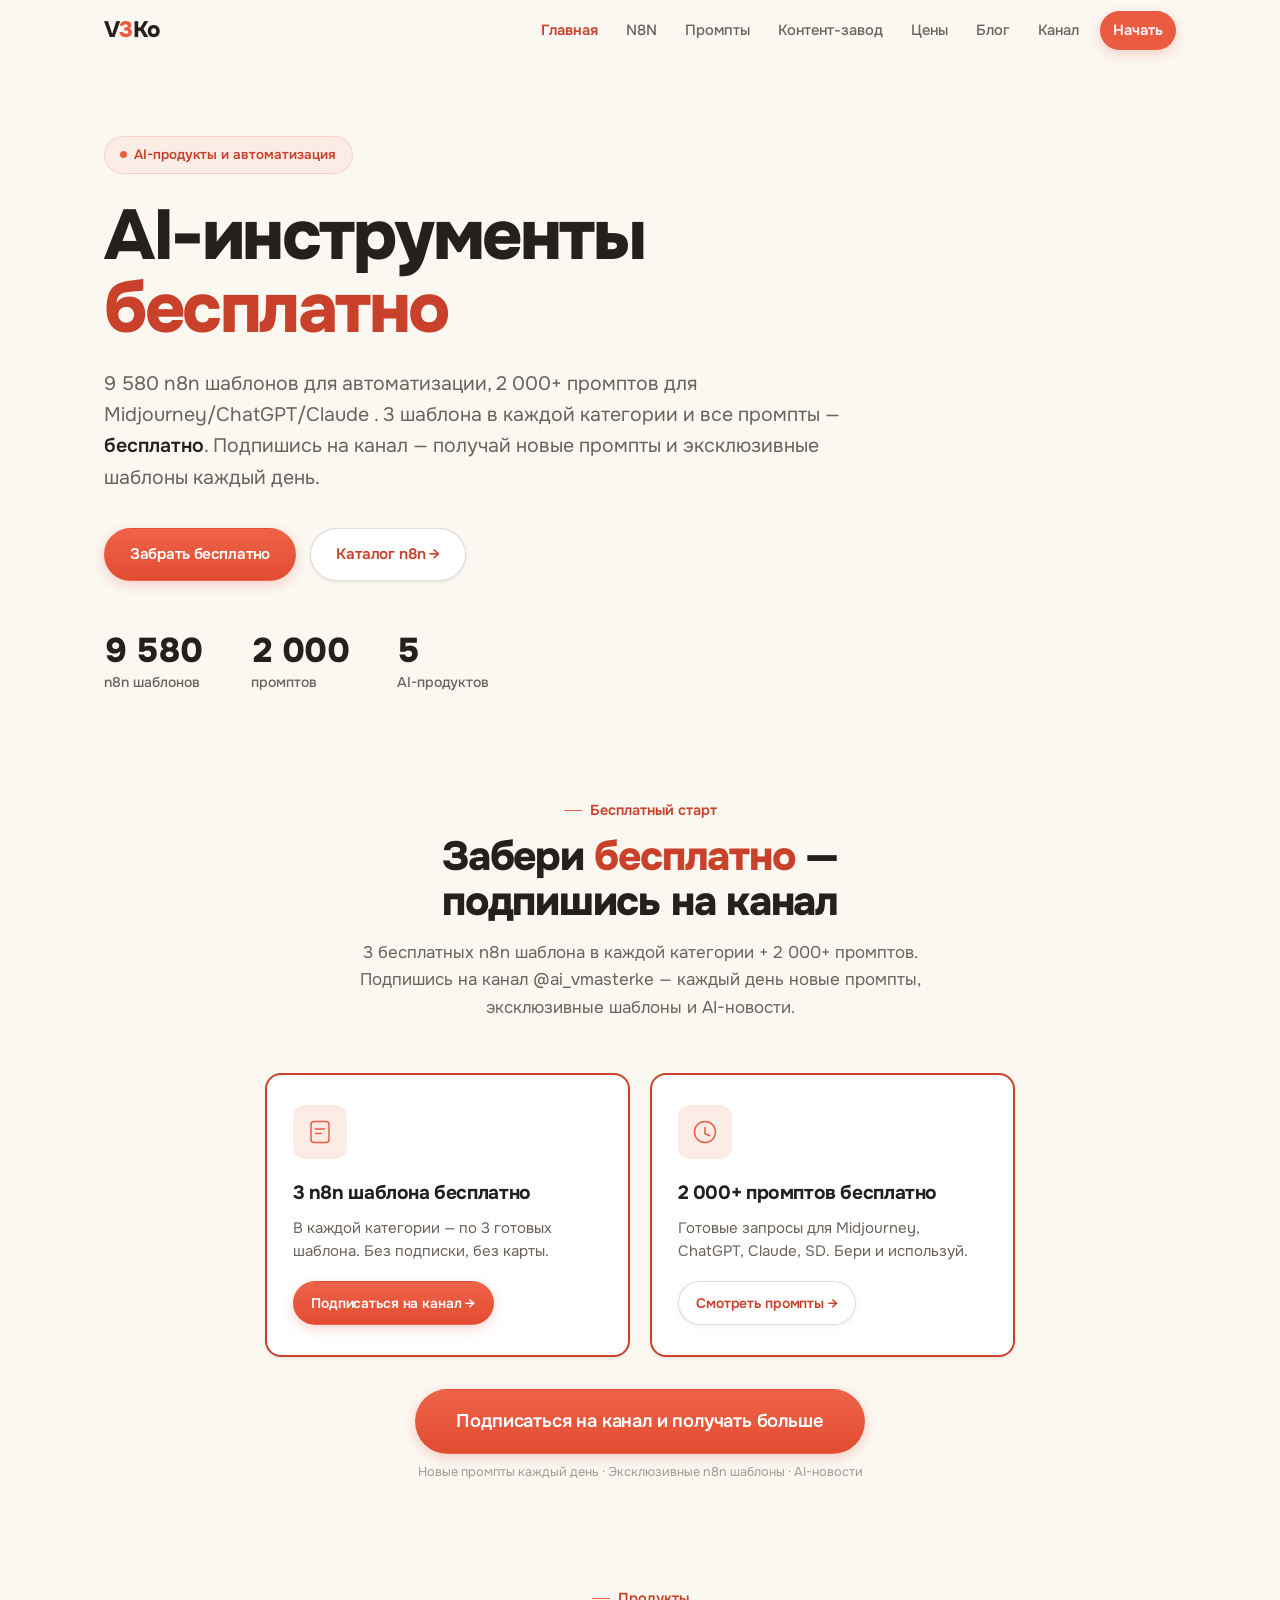
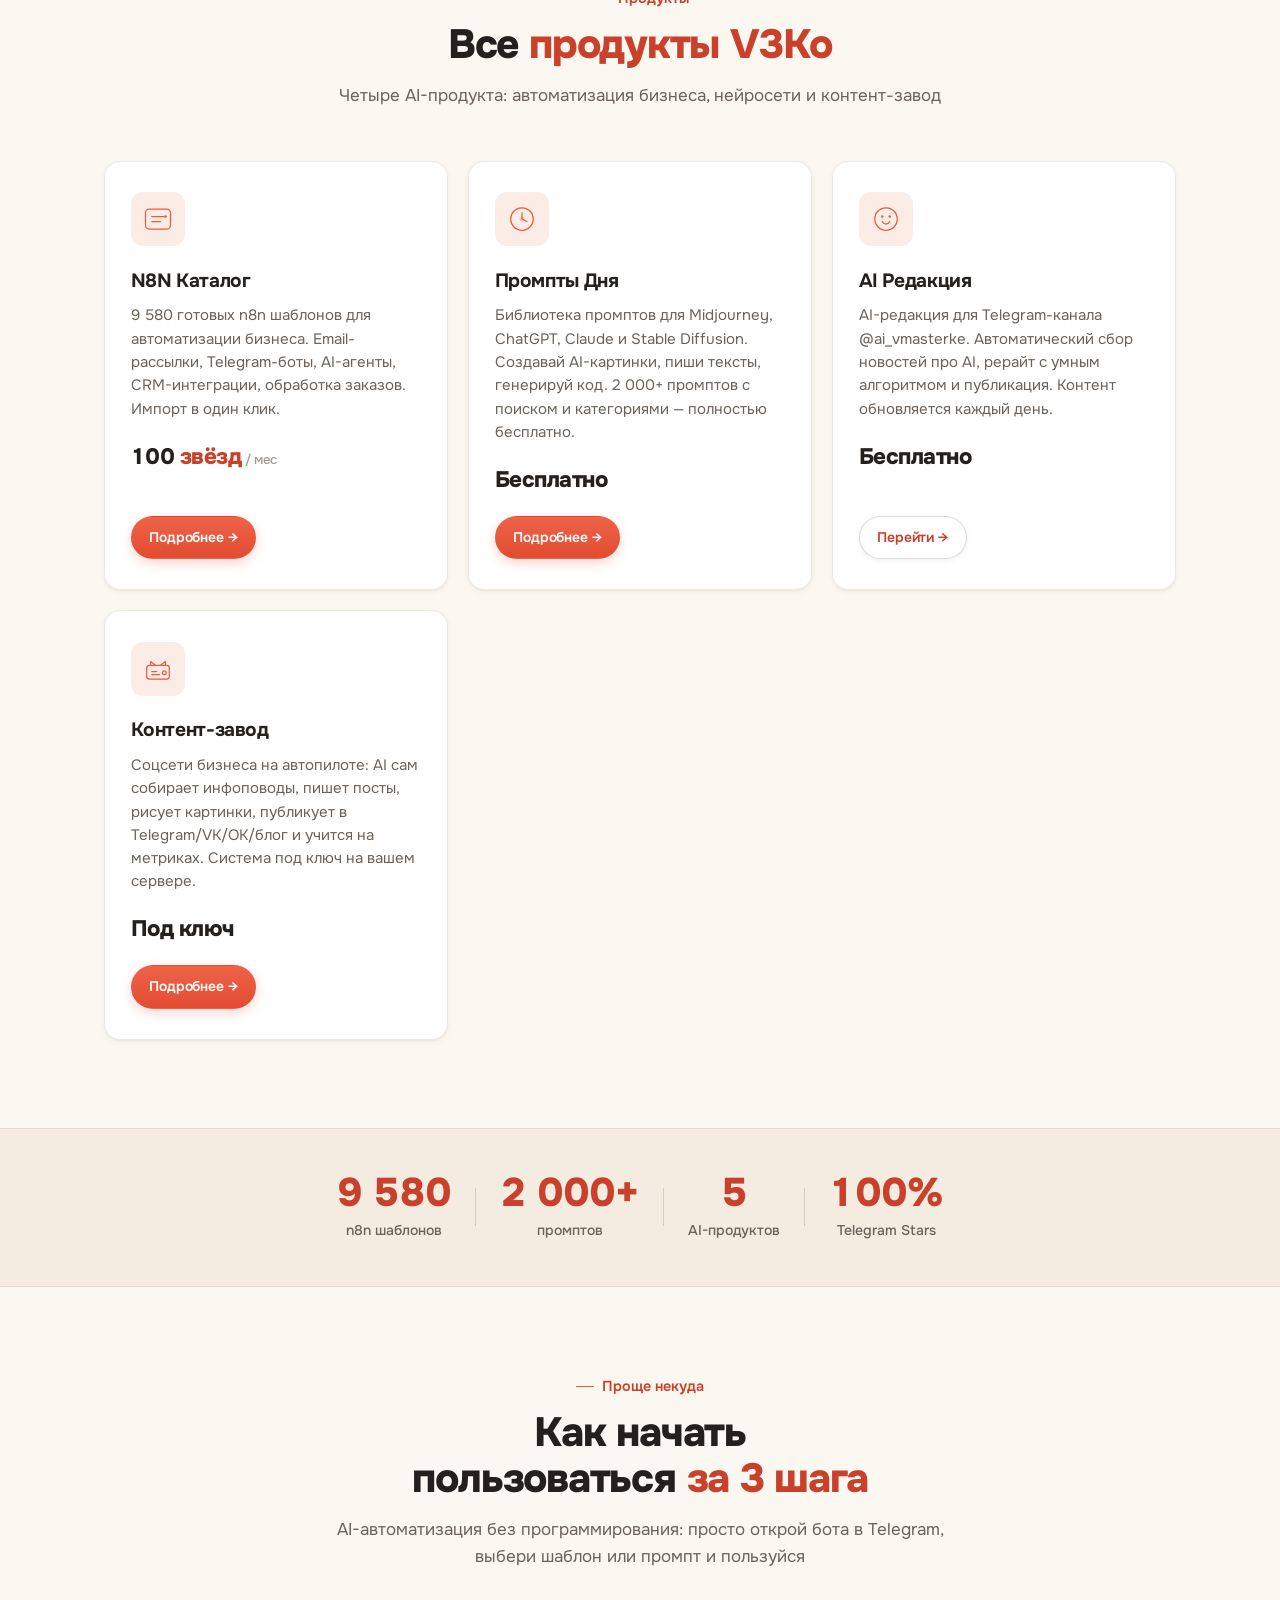
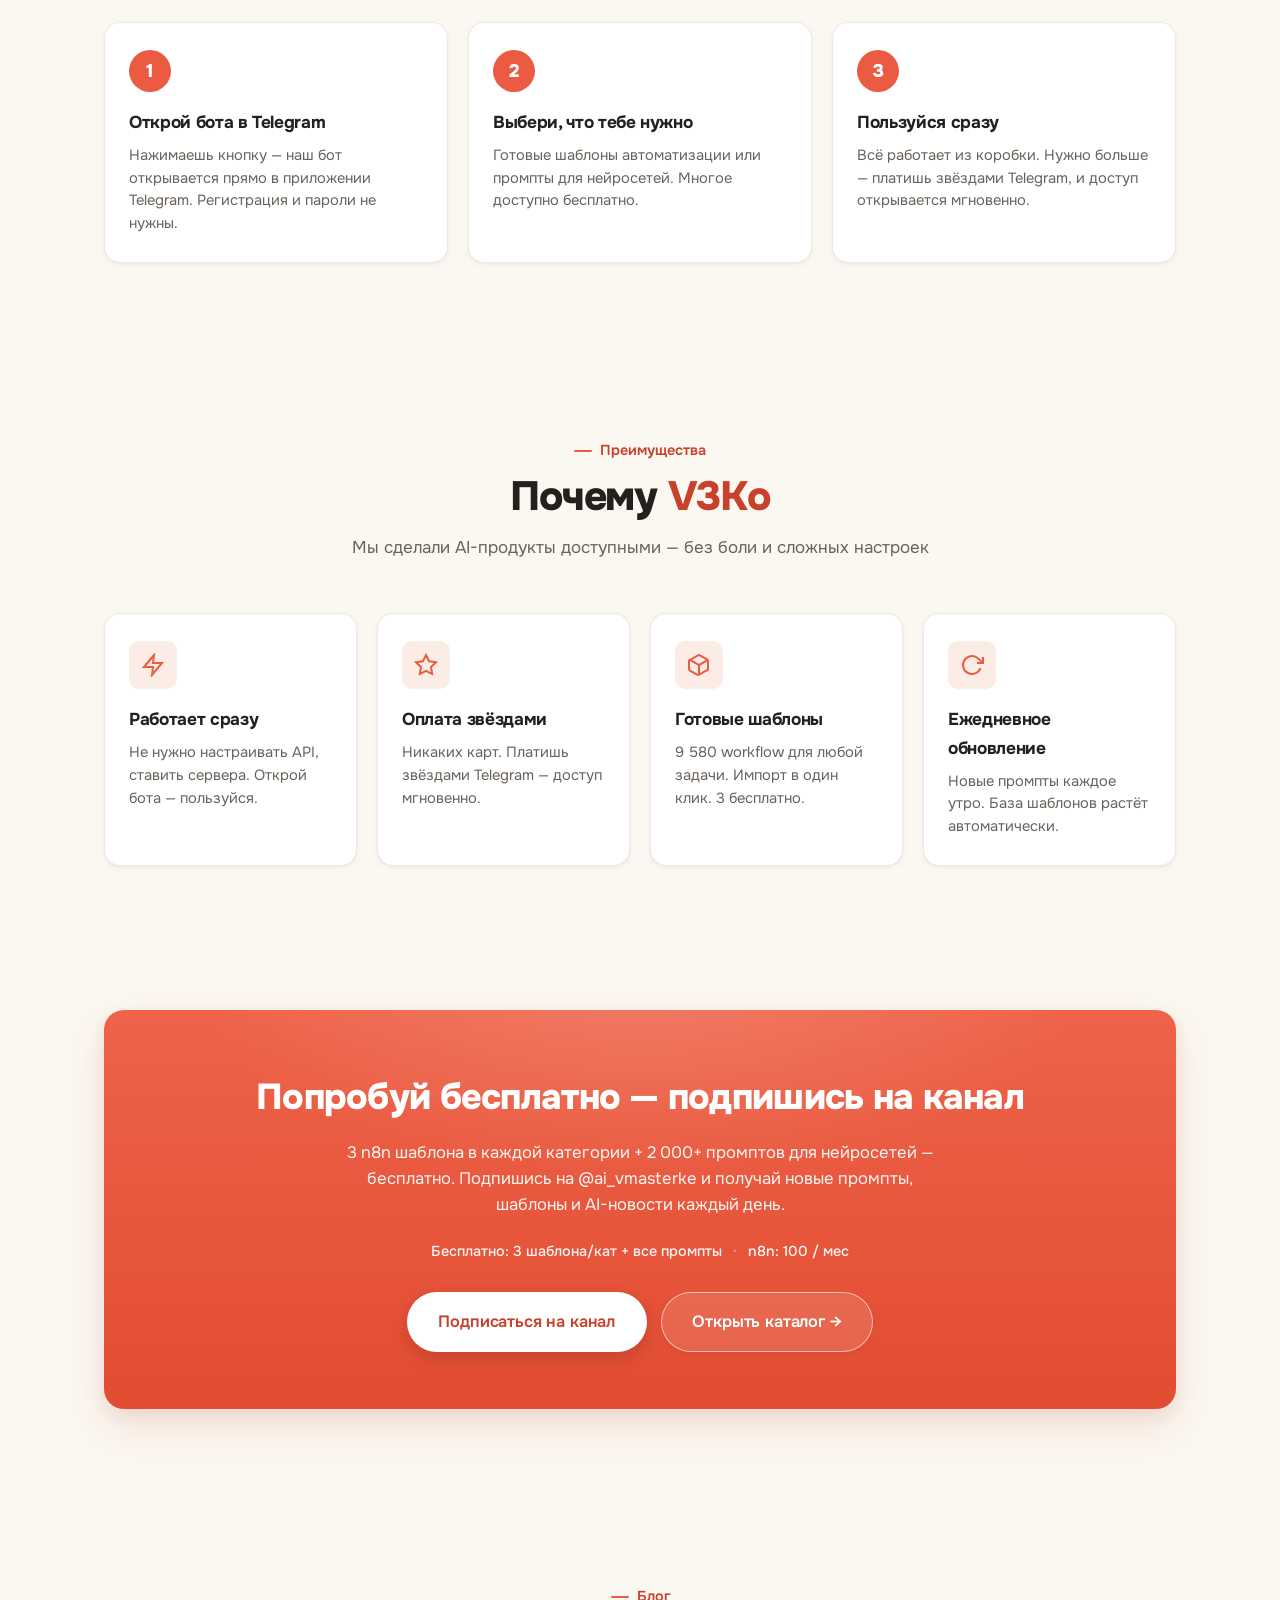
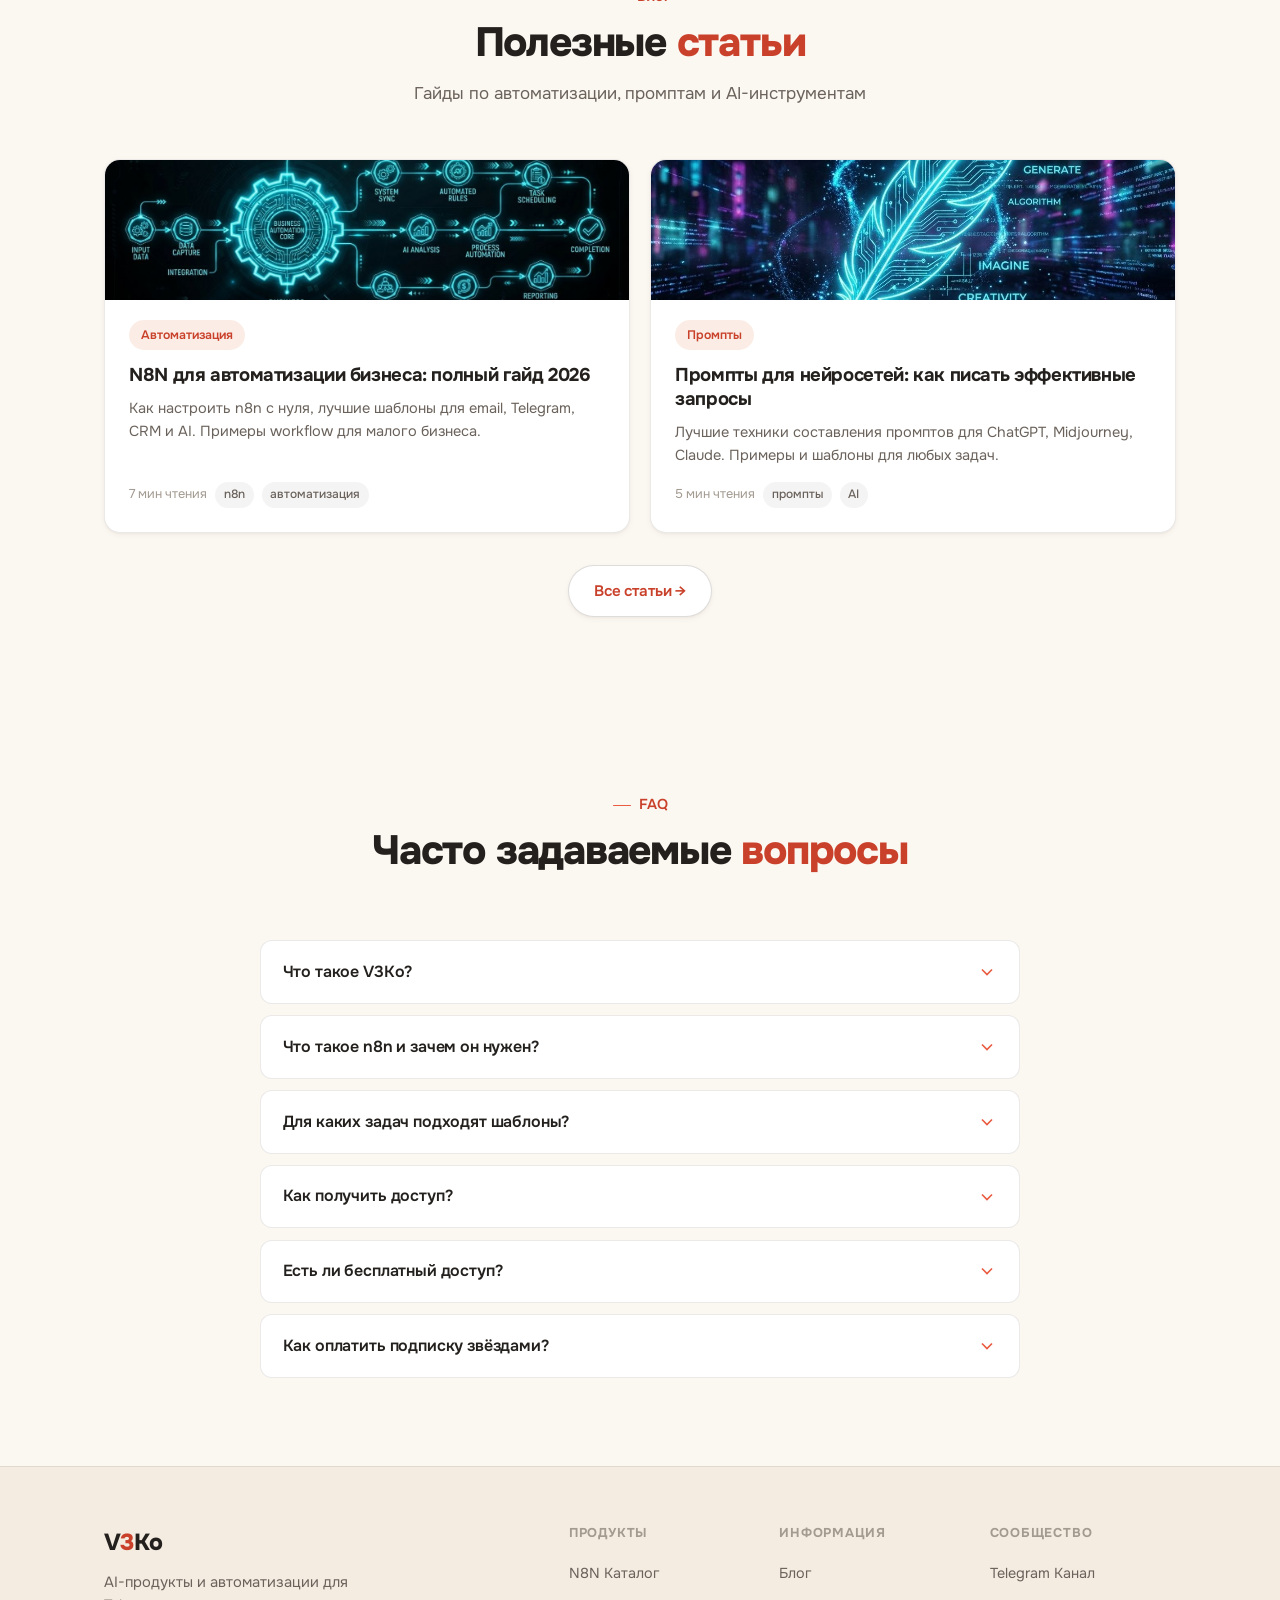
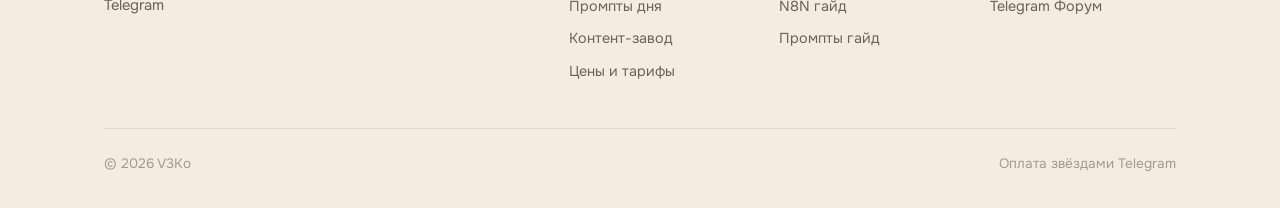
<file: index.html>
<!DOCTYPE html>
<html lang="ru">
<head>
  <meta charset="UTF-8">
  <meta name="viewport" content="width=device-width, initial-scale=1.0">
  <title>V3Ko — AI-продукты и автоматизация для бизнеса | n8n шаблоны, промпты, контент-завод</title>
  <meta name="description" content="V3Ko — платформа AI-продуктов и автоматизации. 9 580 n8n шаблонов для бизнеса, бесплатная библиотека AI-промптов для Midjourney и ChatGPT, контент-завод на автопилоте. Без программирования.">
  <meta name="keywords" content="n8n шаблоны, AI автоматизация, бесплатные промпты, Telegram, нейросети, V3Ko">
  <meta property="og:title" content="V3Ko — AI-продукты и автоматизация для бизнеса">
  <meta property="og:description" content="9 580 n8n шаблонов для автоматизации бизнеса, бесплатная библиотека промптов для Midjourney и ChatGPT, контент-завод на автопилоте.">
  <meta property="og:image" content="https://v3ko.ru/public/og-image.png">
  <meta property="og:url" content="https://v3ko.ru/">
  <meta property="og:type" content="website">
  <link rel="canonical" href="https://v3ko.ru/">
  <link rel="icon" type="image/svg+xml" href="public/favicon.svg">
  <link rel="stylesheet" href="css/style.css?v=20260716">
  <script type="application/ld+json">{
    "@context": "https://schema.org",
    "@type": "WebSite",
    "name": "V3Ko",
    "url": "https://v3ko.ru",
    "description": "Платформа AI-продуктов и автоматизаций"
  }</script>
  <!-- Yandex.Metrika counter -->
  <script type="text/javascript">
  (function(m,e,t,r,i,k,a){m[i]=m[i]||function(){(m[i].a=m[i].a||[]).push(arguments)};
  m[i].l=1*new Date();k=e.createElement(t),a=e.getElementsByTagName(t)[0],k.async=1,k.src=r,a.parentNode.insertBefore(k,a)})
  (window,document,'script','https://mc.yandex.ru/metrika/tag.js?id=110451940','ym');
  ym(110451940,'init',{clickmap:true,trackLinks:true,accurateTrackBounce:true});
  </script>
  <noscript><div><img src="https://mc.yandex.ru/watch/110451940" style="position:absolute;left:-9999px" alt=""></div></noscript>
  <!-- /Yandex.Metrika counter -->
  <script type="application/ld+json">{
    "@context": "https://schema.org",
    "@type": "FAQPage",
    "mainEntity": [
      {"@type":"Question","name":"Что такое V3Ko?","acceptedAnswer":{"@type":"Answer","text":"V3Ko — платформа AI-продуктов и автоматизации для Telegram. Мы предлагаем: готовые n8n шаблоны для автоматизации бизнеса (9 580 штук), ежедневные промпты для нейросетей (Midjourney, ChatGPT, Claude, Stable Diffusion), AI-редакцию контента и контент-завод — систему ведения соцсетей бизнеса на автопилоте. Всё работает через Telegram — без установки серверов и настройки API."}},
      {"@type":"Question","name":"Что такое n8n и зачем он нужен?","acceptedAnswer":{"@type":"Answer","text":"n8n — open-source конструктор автоматизации (как Zapier, но бесплатный). Соединяет сервисы: Email → AI → Telegram → CRM → Базы данных. Наши шаблоны — готовые схемы, которые можно импортировать в свой n8n и сразу использовать."}},
      {"@type":"Question","name":"Для каких задач подходят шаблоны?","acceptedAnswer":{"@type":"Answer","text":"Email-рассылки и автоответы, обработка заказов интернет-магазинов, чат-боты с AI, генерация картинок, уведомления в Telegram/Slack, сбор данных и отчёты, интеграция CRM, парсинг сайтов, работа с документами — и многое другое."}},
      {"@type":"Question","name":"Как получить доступ?","acceptedAnswer":{"@type":"Answer","text":"Открой бота @Rob46_bot в Telegram. Там доступен каталог n8n шаблонов с поиском по 12 категориям и оплатой звёздами Telegram. Промпты для нейросетей — бесплатно на prompts.v3ko.ru. Никаких банковских карт, регистрации и подтверждений."}},
      {"@type":"Question","name":"Есть ли бесплатный доступ?","acceptedAnswer":{"@type":"Answer","text":"Да. В каждой категории n8n шаблонов — 3 бесплатных sample. Все промпты бесплатны на prompts.v3ko.ru."}},
      {"@type":"Question","name":"Как оплатить подписку звёздами?","acceptedAnswer":{"@type":"Answer","text":"В боте выберите тариф → оплата через Telegram Stars. Звёзды можно купить внутри Telegram. После оплаты доступ открывается мгновенно."}}
    ]
  }</script>
</head>
<body>

<!-- ====== NAVBAR ====== -->
<nav class="navbar" id="navbar">
  <div class="nv">
    <a href="/" class="logo">V<span>3</span>Ko</a>
    <div class="nl">
      <a href="/" class="active">Главная</a>
      <a href="n8n/">N8N</a>
      <a href="prompts/">Промпты</a>
      <a href="zavod/">Контент-завод</a>
      <a href="pricing/">Цены</a>
      <a href="blog/">Блог</a>
      <a href="https://t.me/ai_vmasterke">Канал</a>
      <a href="https://prompts.v3ko.ru" class="nav-cta">Начать</a>
    </div>
    <button class="nt" id="nt" aria-label="Меню"><span></span><span></span><span></span></button>
  </div>
</nav>

<!-- ====== HERO (full background image) ====== -->
<section class="hero">
  <div class="hero-bg-image" id="heroBg" role="img" aria-label="AI продукты и автоматизация бизнеса" style="background-image:url('public/hero-main.jpg')"></div>
  <div class="hero-bg-overlay"></div>
  <div class="hero-bg-grid"></div>
  <div class="hero-orbs"><div class="orb orb-1"></div><div class="orb orb-2"></div></div>
  <div class="hero-c">
    <div class="hero-badge">AI-продукты и автоматизация</div>
    <h1 class="hero-t">AI-инструменты <span class="gradient-text">бесплатно</span></h1>
    <p class="hero-s">9 580 n8n шаблонов для автоматизации, 2 000+ промптов для Midjourney/ChatGPT/Claude . 3 шаблона в каждой категории и все промпты — <strong>бесплатно</strong>. Подпишись на канал — получай новые промпты и эксклюзивные шаблоны каждый день.</p>
    <div class="h-a">
      <a href="https://t.me/ai_vmasterke" class="btn btn-p"> Забрать бесплатно</a>
      <a href="n8n/" class="btn btn-s">Каталог n8n →</a>
    </div>
    <div class="h-st">
      <div class="hero-stat"><span class="h-st-n" data-c="9580">0</span><span class="h-st-l">n8n шаблонов</span></div>
      <div class="hero-stat"><span class="h-st-n" data-c="2000">0</span><span class="h-st-l">промптов</span><span class="h-st-p">+</span></div>
      <div class="hero-stat"><span class="h-st-n" data-c="5">0</span><span class="h-st-l">AI-продуктов</span></div>
    </div>
  </div>
</section>

<!-- ====== FREE LEAD ====== -->
<section class="sec" style="padding-top:2rem;padding-bottom:1rem">
  <div class="container">
    <div class="sh reveal">
      <span class="sl">Бесплатный старт</span>
      <h2 class="st">Забери <span class="gradient-text">бесплатно</span> — подпишись на канал</h2>
      <p class="sd">3 бесплатных n8n шаблона в каждой категории + 2 000+ промптов. Подпишись на канал @ai_vmasterke — каждый день новые промпты, эксклюзивные шаблоны и AI-новости.</p>
    </div>
    <div class="prod-grid" style="max-width:750px;margin:0 auto">
      <div class="prod-card reveal" style="border-color:var(--cyan);border-width:2px">
        <div class="icon-svg"><svg width="40" height="40" viewBox="0 0 40 40" fill="none"><rect x="8" y="6" width="24" height="28" rx="4" stroke="currentColor" stroke-width="2" fill="none"/><path d="M14 16h12M14 22h8" stroke="currentColor" stroke-width="2" stroke-linecap="round"/></svg></div>
        <h3>3 n8n шаблона бесплатно</h3>
        <p>В каждой категории — по 3 готовых шаблона. Без подписки, без карты.</p>
        <a href="https://t.me/ai_vmasterke" class="btn btn-p btn-sm"> Подписаться на канал →</a>
      </div>
      <div class="prod-card reveal" style="border-color:var(--cyan);border-width:2px">
        <div class="icon-svg"><svg width="40" height="40" viewBox="0 0 40 40" fill="none"><circle cx="20" cy="20" r="14" stroke="currentColor" stroke-width="2" fill="none"/><path d="M20 14v8l6 3" stroke="currentColor" stroke-width="2" stroke-linecap="round"/></svg></div>
        <h3>2 000+ промптов бесплатно</h3>
        <p>Готовые запросы для Midjourney, ChatGPT, Claude, SD. Бери и используй.</p>
        <a href="prompts/" class="btn btn-s btn-sm">Смотреть промпты →</a>
      </div>
    </div>
    <div class="reveal" style="text-align:center;margin-top:2rem">
      <a href="https://t.me/ai_vmasterke" class="btn btn-p btn-l" style="font-size:1.15rem;padding:1rem 2.5rem"> Подписаться на канал и получать больше</a>
      <p style="color:var(--text3);font-size:.8rem;margin-top:.5rem">Новые промпты каждый день · Эксклюзивные n8n шаблоны · AI-новости</p>
    </div>
  </div>
</section>

<!-- ====== PRODUCTS ====== -->
<section class="sec" id="products">
  <div class="container">
    <div class="sh reveal">
      <span class="sl">Продукты</span>
      <h2 class="st">Все <span class="gradient-text">продукты V3Ko</span></h2>
      <p class="sd">Четыре AI-продукта: автоматизация бизнеса, нейросети и контент-завод</p>
    </div>
    <div class="prod-grid">
      <div class="prod-card reveal">
        <div class="icon-svg"><svg width="48" height="48" viewBox="0 0 48 48" fill="none"><rect x="4" y="8" width="40" height="32" rx="6" stroke="currentColor" stroke-width="2" fill="none"/><path d="M14 20h20M14 28h14" stroke="currentColor" stroke-width="2" stroke-linecap="round"/><circle cx="36" cy="20" r="2" fill="currentColor"/></svg></div>
        <h3>N8N Каталог</h3>
        <p>9 580 готовых n8n шаблонов для автоматизации бизнеса. Email-рассылки, Telegram-боты, AI-агенты, CRM-интеграции, обработка заказов. Импорт в один клик.</p>
        <div class="price">100 <span style="color:var(--coral-d)">звёзд</span><span class="price-sub"> / мес</span></div>
        <a href="n8n/" class="btn btn-p btn-sm">Подробнее →</a>
        <div class="prod-card-illustration"><img src="public/hero-n8n.jpg" alt="N8N шаблоны для автоматизации workflow" loading="lazy"></div>
      </div>
      <div class="prod-card reveal">
        <div class="icon-svg"><svg width="48" height="48" viewBox="0 0 48 48" fill="none"><circle cx="24" cy="24" r="18" stroke="currentColor" stroke-width="2" fill="none"/><path d="M24 14v10l8 4" stroke="currentColor" stroke-width="2" stroke-linecap="round" stroke-linejoin="round"/><circle cx="24" cy="24" r="4" fill="currentColor" opacity=".3"/></svg></div>
        <h3>Промпты Дня</h3>
        <p>Библиотека промптов для Midjourney, ChatGPT, Claude и Stable Diffusion. Создавай AI-картинки, пиши тексты, генерируй код. 2 000+ промптов с поиском и категориями — полностью бесплатно.</p>
        <div class="price">Бесплатно</div>
        <a href="prompts/" class="btn btn-p btn-sm">Подробнее →</a>
        <div class="prod-card-illustration"><img src="public/hero-prompts.jpg" alt="Промпты для нейросетей AI генерация" loading="lazy"></div>
      </div>
      <div class="prod-card reveal">
        <div class="icon-svg"><svg width="48" height="48" viewBox="0 0 48 48" fill="none"><path d="M24 6C14.06 6 6 14.06 6 24s8.06 18 18 18 18-8.06 18-18S33.94 6 24 6z" stroke="currentColor" stroke-width="2" fill="none"/><path d="M18 28s2 4 6 4 6-4 6-4" stroke="currentColor" stroke-width="2" stroke-linecap="round"/><circle cx="18" cy="20" r="2" fill="currentColor"/><circle cx="30" cy="20" r="2" fill="currentColor"/></svg></div>
        <h3>AI Редакция</h3>
        <p>AI-редакция для Telegram-канала @ai_vmasterke. Автоматический сбор новостей про AI, рерайт с умным алгоритмом и публикация. Контент обновляется каждый день.</p>
        <div class="price">Бесплатно</div>
        <a href="https://t.me/ai_vmasterke" class="btn btn-s btn-sm">Перейти →</a>
      </div>
      <div class="prod-card reveal">
        <div class="icon-svg"><svg width="48" height="48" viewBox="0 0 48 48" fill="none"><rect x="6" y="18" width="36" height="22" rx="4" stroke="currentColor" stroke-width="2" fill="none"/><path d="M12 18v-6l8 6M28 18l8-6v6" stroke="currentColor" stroke-width="2" stroke-linejoin="round"/><path d="M14 28h8M14 33h12" stroke="currentColor" stroke-width="2" stroke-linecap="round"/><circle cx="34" cy="30" r="3" stroke="currentColor" stroke-width="2"/></svg></div>
        <h3>Контент-завод</h3>
        <p>Соцсети бизнеса на автопилоте: AI сам собирает инфоповоды, пишет посты, рисует картинки, публикует в Telegram/VK/ОК/блог и учится на метриках. Система под ключ на вашем сервере.</p>
        <div class="price">Под ключ</div>
        <a href="zavod/" class="btn btn-p btn-sm">Подробнее →</a>
      </div>
    </div>
  </div>
</section>

<!-- ====== STATS ====== -->
<section class="sb reveal">
  <div class="container">
    <div class="sg">
      <div class="si"><span class="sn gradient-text">9 580</span><span class="sd2">n8n шаблонов</span></div>
      <div class="sdv"></div>
      <div class="si"><span class="sn gradient-text">2 000+</span><span class="sd2">промптов</span></div>
      <div class="sdv"></div>
      <div class="si"><span class="sn gradient-text">5</span><span class="sd2">AI-продуктов</span></div>
      <div class="sdv"></div>
      <div class="si"><span class="sn gradient-text">100%</span><span class="sd2">Telegram Stars</span></div>
    </div>
  </div>
</section>

<!-- ====== HOW IT WORKS ====== -->
<section class="sec" id="how">
  <div class="container">
    <div class="sh reveal">
      <span class="sl">Проще некуда</span>
      <h2 class="st">Как начать пользоваться <span class="gradient-text">за 3 шага</span></h2>
      <p class="sd">AI-автоматизация без программирования: просто открой бота в Telegram, выбери шаблон или промпт и пользуйся</p>
    </div>
    <div class="fg">
      <div class="fc reveal">
        <div class="step-n">1</div>
        <h4 class="ft">Открой бота в Telegram</h4>
        <p class="fd">Нажимаешь кнопку — наш бот открывается прямо в приложении Telegram. Регистрация и пароли не нужны.</p>
      </div>
      <div class="fc reveal">
        <div class="step-n">2</div>
        <h4 class="ft">Выбери, что тебе нужно</h4>
        <p class="fd">Готовые шаблоны автоматизации или промпты для нейросетей. Многое доступно бесплатно.</p>
      </div>
      <div class="fc reveal">
        <div class="step-n">3</div>
        <h4 class="ft">Пользуйся сразу</h4>
        <p class="fd">Всё работает из коробки. Нужно больше — платишь звёздами Telegram, и доступ открывается мгновенно.</p>
      </div>
    </div>
  </div>
</section>

<!-- ====== FEATURES ====== -->
<section class="sec" id="features">
  <div class="container">
    <div class="sh reveal">
      <span class="sl">Преимущества</span>
      <h2 class="st">Почему <span class="gradient-text">V3Ko</span></h2>
      <p class="sd">Мы сделали AI-продукты доступными — без боли и сложных настроек</p>
    </div>
    <div class="fg">
      <div class="fc reveal">
        <div class="fiv fic-cyan">
          <svg width="24" height="24" viewBox="0 0 24 24" fill="none" stroke="currentColor" stroke-width="2"><polygon points="13 2 3 14 12 14 11 22 21 10 12 10 13 2"/></svg>
        </div>
        <h4 class="ft">Работает сразу</h4>
        <p class="fd">Не нужно настраивать API, ставить сервера. Открой бота — пользуйся.</p>
      </div>
      <div class="fc reveal">
        <div class="fiv fic-gold">
          <svg width="24" height="24" viewBox="0 0 24 24" fill="none" stroke="currentColor" stroke-width="2"><polygon points="12 2 15.09 8.26 22 9.27 17 14.14 18.18 21.02 12 17.77 5.82 21.02 7 14.14 2 9.27 8.91 8.26 12 2"/></svg>
        </div>
        <h4 class="ft">Оплата звёздами</h4>
        <p class="fd">Никаких карт. Платишь звёздами Telegram — доступ мгновенно.</p>
      </div>
      <div class="fc reveal">
        <div class="fiv fic-blue">
          <svg width="24" height="24" viewBox="0 0 24 24" fill="none" stroke="currentColor" stroke-width="2"><path d="M21 16V8a2 2 0 00-1-1.73l-7-4a2 2 0 00-2 0l-7 4A2 2 0 002 8v8a2 2 0 001 1.73l7 4a2 2 0 002 0l7-4A2 2 0 0021 16z"/><polyline points="3.27 6.96 12 12.01 20.73 6.96"/><line x1="12" y1="22.08" x2="12" y2="12"/></svg>
        </div>
        <h4 class="ft">Готовые шаблоны</h4>
        <p class="fd">9 580 workflow для любой задачи. Импорт в один клик. 3 бесплатно.</p>
      </div>
      <div class="fc reveal">
        <div class="fiv fic-purp">
          <svg width="24" height="24" viewBox="0 0 24 24" fill="none" stroke="currentColor" stroke-width="2"><polyline points="23 4 23 10 17 10"/><path d="M20.49 15a9 9 0 11-2.12-9.36L23 10"/></svg>
        </div>
        <h4 class="ft">Ежедневное обновление</h4>
        <p class="fd">Новые промпты каждое утро. База шаблонов растёт автоматически.</p>
      </div>
    </div>
  </div>
</section>

<!-- ====== CTA ====== -->
<section class="cta-sec reveal">
  <div class="container">
    <div class="cta-c">
      <div class="cta-g"></div>
      <div class="cta-z">
        <h2 class="cta-t"> Попробуй бесплатно — подпишись на канал</h2>
        <p class="cta-d">3 n8n шаблона в каждой категории + 2 000+ промптов для нейросетей — бесплатно. Подпишись на @ai_vmasterke и получай новые промпты, шаблоны и AI-новости каждый день.</p>
        <div class="cta-pr">
          <span> Бесплатно: 3 шаблона/кат + все промпты</span>
          <span class="cta-dot">·</span>
          <span> n8n: 100 / мес</span>
        </div>
        <div class="cta-ac">
          <a href="https://t.me/ai_vmasterke" class="btn btn-p btn-l"> Подписаться на канал</a>
          <a href="https://t.me/Rob46_bot" class="btn btn-s btn-l">Открыть каталог →</a>
        </div>
      </div>
    </div>
  </div>
</section>

<!-- ====== BLOG PREVIEW ====== -->
<section class="sec" id="blog-preview">
  <div class="container">
    <div class="sh reveal">
      <span class="sl">Блог</span>
      <h2 class="st">Полезные <span class="gradient-text">статьи</span></h2>
      <p class="sd">Гайды по автоматизации, промптам и AI-инструментам</p>
    </div>
    <div class="blog-grid">
      <div class="blog-card reveal" style="--blog-img:url('../public/blog-n8n.jpg')">
        <div class="b-cat">Автоматизация</div>
        <h3><a href="blog/n8n-avtomatizacia-biznesa.html">N8N для автоматизации бизнеса: полный гайд 2026</a></h3>
        <div class="b-excerpt">Как настроить n8n с нуля, лучшие шаблоны для email, Telegram, CRM и AI. Примеры workflow для малого бизнеса.</div>
        <div class="b-meta">
          <span>7 мин чтения</span>
          <span class="tag">n8n</span>
          <span class="tag">автоматизация</span>
        </div>
      </div>
      <div class="blog-card reveal" style="--blog-img:url('../public/blog-prompts.jpg')">
        <div class="b-cat">Промпты</div>
        <h3><a href="blog/prompty-dlya-neyrosetey.html">Промпты для нейросетей: как писать эффективные запросы</a></h3>
        <div class="b-excerpt">Лучшие техники составления промптов для ChatGPT, Midjourney, Claude. Примеры и шаблоны для любых задач.</div>
        <div class="b-meta">
          <span>5 мин чтения</span>
          <span class="tag">промпты</span>
          <span class="tag">AI</span>
        </div>
      </div>
    </div>
    <div class="reveal" style="text-align:center;margin-top:2rem">
      <a href="blog/" class="btn btn-s">Все статьи →</a>
    </div>
  </div>
</section>

<!-- ====== FAQ ====== -->
<section class="sec" id="faq">
  <div class="container">
    <div class="sh reveal">
      <span class="sl">FAQ</span>
      <h2 class="st">Часто задаваемые <span class="gradient-text">вопросы</span></h2>
    </div>
    <div class="fq-l reveal">
      <details class="fq-i">
        <summary><span class="fq-q">Что такое V3Ko?</span><span class="fq-c"><svg width="20" height="20" viewBox="0 0 24 24" fill="none" stroke="currentColor" stroke-width="2"><polyline points="6 9 12 15 18 9"/></svg></span></summary>
        <div class="fq-a"><p>V3Ko — платформа AI-продуктов и автоматизации для Telegram. Мы предлагаем: готовые n8n шаблоны для автоматизации бизнеса (9 580 штук), ежедневные промпты для нейросетей (Midjourney, ChatGPT, Claude, Stable Diffusion), AI-редакцию контента и контент-завод — систему ведения соцсетей бизнеса на автопилоте. Всё работает через Telegram — без установки серверов и настройки API.</p></div>
      </details>
      <details class="fq-i">
        <summary><span class="fq-q">Что такое n8n и зачем он нужен?</span><span class="fq-c"><svg width="20" height="20" viewBox="0 0 24 24" fill="none" stroke="currentColor" stroke-width="2"><polyline points="6 9 12 15 18 9"/></svg></span></summary>
        <div class="fq-a"><p>n8n — open-source конструктор автоматизации (как Zapier, но бесплатный). Соединяет сервисы: Email → AI → Telegram → CRM → Базы данных. Наши шаблоны — готовые схемы, которые можно импортировать в свой n8n и сразу использовать. <a href="https://n8n.io" target="_blank">n8n.io</a></p></div>
      </details>
      <details class="fq-i">
        <summary><span class="fq-q">Для каких задач подходят шаблоны?</span><span class="fq-c"><svg width="20" height="20" viewBox="0 0 24 24" fill="none" stroke="currentColor" stroke-width="2"><polyline points="6 9 12 15 18 9"/></svg></span></summary>
        <div class="fq-a"><p>Email-рассылки и автоответы, обработка заказов интернет-магазинов, чат-боты с AI, генерация картинок, уведомления в Telegram/Slack, сбор данных и отчёты, интеграция CRM, парсинг сайтов, работа с документами — и многое другое.</p></div>
      </details>
      <details class="fq-i">
        <summary><span class="fq-q">Как получить доступ?</span><span class="fq-c"><svg width="20" height="20" viewBox="0 0 24 24" fill="none" stroke="currentColor" stroke-width="2"><polyline points="6 9 12 15 18 9"/></svg></span></summary>
        <div class="fq-a"><p>Открой бота @Rob46_bot в Telegram. Там доступен каталог n8n шаблонов с поиском по 12 категориям и оплатой звёздами Telegram. Промпты для нейросетей — бесплатно на prompts.v3ko.ru. Никаких банковских карт, регистрации и подтверждений.</p></div>
      </details>
      <details class="fq-i">
        <summary><span class="fq-q">Есть ли бесплатный доступ?</span><span class="fq-c"><svg width="20" height="20" viewBox="0 0 24 24" fill="none" stroke="currentColor" stroke-width="2"><polyline points="6 9 12 15 18 9"/></svg></span></summary>
        <div class="fq-a"><p>Да. В каждой категории n8n шаблонов — 3 бесплатных sample. Все промпты бесплатны на prompts.v3ko.ru. Подпишись на канал <a href="https://t.me/ai_vmasterke">@ai_vmasterke</a> — получай новые промпты и эксклюзивные шаблоны каждый день бесплатно.</p></div>
      </details>
      <details class="fq-i">
        <summary><span class="fq-q">Как оплатить подписку звёздами?</span><span class="fq-c"><svg width="20" height="20" viewBox="0 0 24 24" fill="none" stroke="currentColor" stroke-width="2"><polyline points="6 9 12 15 18 9"/></svg></span></summary>
        <div class="fq-a"><p>В боте выберите тариф → оплата через Telegram Stars. Звёзды можно купить внутри Telegram. После оплаты доступ открывается мгновенно.</p></div>
      </details>
    </div>
  </div>
</section>

<!-- ====== FOOTER ====== -->
<footer class="ftr">
  <div class="container">
    <div class="ft">
      <div class="fb">
        <a href="/" class="fl">V<span style="color:var(--cyan)">3</span>Ko</a>
        <p class="fd2">AI-продукты и автоматизации для Telegram</p>
      </div>
      <div class="fl2">
        <div class="fc2">
          <h5>Продукты</h5>
          <a href="n8n/">N8N Каталог</a>
          <a href="prompts/">Промпты дня</a>
          <a href="zavod/">Контент-завод</a>
          <a href="pricing/">Цены и тарифы</a>
        </div>
        <div class="fc2">
          <h5>Информация</h5>
          <a href="blog/">Блог</a>
          <a href="blog/n8n-avtomatizacia-biznesa.html">N8N гайд</a>
          <a href="blog/prompty-dlya-neyrosetey.html">Промпты гайд</a>
        </div>
        <div class="fc2">
          <h5>Сообщество</h5>
          <a href="https://t.me/ai_vmasterke">Telegram Канал</a>
          <a href="https://t.me/vmasterke">Telegram Форум</a>
        </div>
      </div>
    </div>
    <div class="fb2">
      <span>© 2026 V3Ko</span>
      <span>Оплата звёздами Telegram</span>
    </div>
  </div>
</footer>

<script>
// Mobile nav
document.getElementById('nt').addEventListener('click', function(){
  document.querySelector('.nl').classList.toggle('active');
  this.classList.toggle('active');
});
document.querySelectorAll('.nl a').forEach(l => l.addEventListener('click', () => {
  document.querySelector('.nl').classList.remove('active');
  document.getElementById('nt').classList.remove('active');
}));

// Scroll reveal
const rv = new IntersectionObserver(e => {
  e.forEach(e => {
    if (e.isIntersecting) {
      let t = parseInt(e.target.dataset.delay) || 0;
      e.target.style.transitionDelay = t * .15 + 's';
      e.target.classList.add('revealed');
      rv.unobserve(e.target);
    }
  });
}, { threshold: .1 });
document.querySelectorAll('.reveal').forEach(e => rv.observe(e));

// Navbar scroll
window.addEventListener('scroll', () => {
  document.getElementById('navbar').classList.toggle('scrolled', window.pageYOffset > 50);
  // Параллакс hero
  const heroBg = document.getElementById('heroBg');
  if (heroBg && window.pageYOffset < window.innerHeight) {
    heroBg.style.transform = `scale(1.05) translateY(${window.pageYOffset * 0.05}px)`;
  }
});

// Counter animation
const cnt = new IntersectionObserver(e => {
  e.forEach(e => {
    if (e.isIntersecting) {
      let target = parseInt(e.target.dataset.c), n = e.target, start = performance.now();
      (function tick(now) {
        let o = Math.min((now - start) / 2000, 1);
        n.textContent = Math.floor(o * target).toLocaleString('ru');
        if (o < 1) requestAnimationFrame(tick);
        else n.textContent = target.toLocaleString('ru');
      })(start);
      cnt.unobserve(n);
    }
  });
}, { threshold: .5 });
document.querySelectorAll('[data-c]').forEach(e => cnt.observe(e));

// FAQ accordion
document.querySelectorAll('.fq-i summary').forEach(s => s.addEventListener('click', function(e) {
  let t = this.closest('details'), n = t.open;
  document.querySelectorAll('.fq-i').forEach(i => i !== t && i.removeAttribute('open'));
  t.open = !n;
  e.preventDefault();
}));
</script>
</body>
</html>
</file>
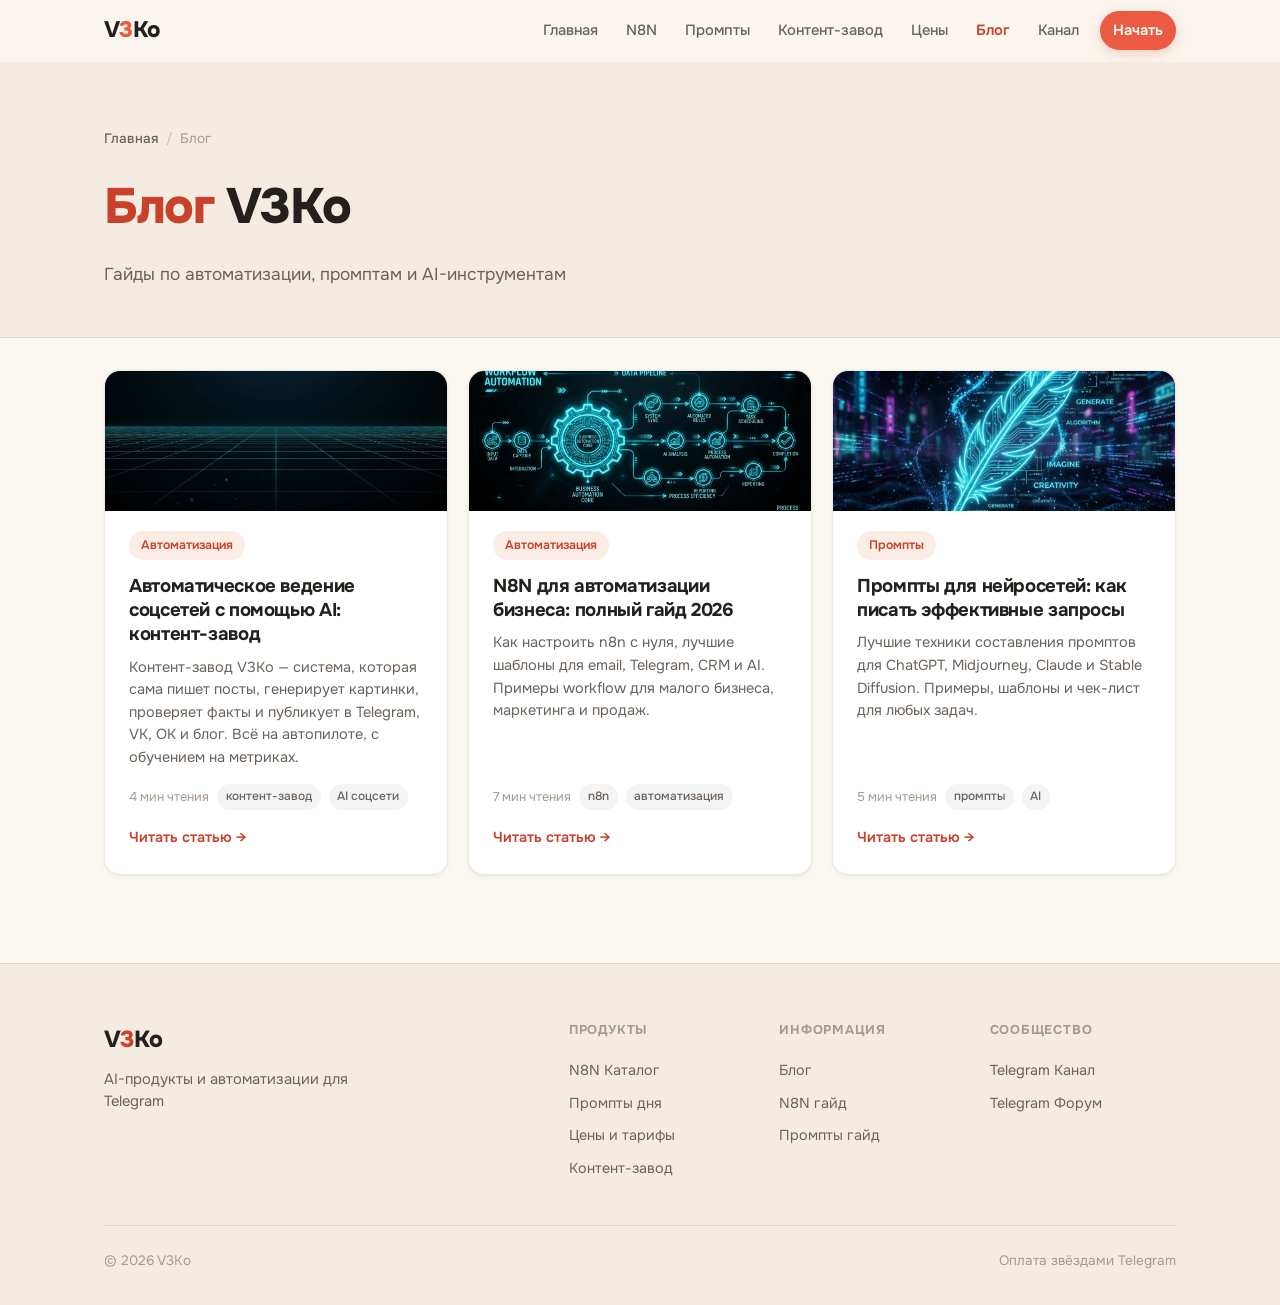
<file: blog/index.html>
<!DOCTYPE html>
<html lang="ru">
<head>
  <meta charset="UTF-8">
  <meta name="viewport" content="width=device-width, initial-scale=1.0">
  <title>Блог V3Ko — статьи об AI, автоматизации и промптах</title>
  <meta name="description" content="Блог V3Ko: гайды по n8n автоматизации, искусственному интеллекту и эффективным промптам для нейросетей. Полезные статьи для бизнеса и творчества.">
  <meta name="keywords" content="блог, AI статьи, n8n гайд, промпты уроки, автоматизация бизнеса">
  <meta property="og:title" content="Блог V3Ko — AI, автоматизация, промпты">
  <meta property="og:description" content="Гайды по n8n, промптам и AI-инструментам для бизнеса и творчества.">
  <meta property="og:image" content="https://v3ko.ru/public/og-image.png">
  <meta property="og:url" content="https://v3ko.ru/blog/">
  <meta property="og:type" content="blog">
  <link rel="canonical" href="https://v3ko.ru/blog/">
  <link rel="icon" type="image/svg+xml" href="../public/favicon.svg">
  <link rel="stylesheet" href="../css/style.css?v=20260716">
  <script type="application/ld+json">{
    "@context": "https://schema.org",
    "@type": "Blog",
    "name": "Блог V3Ko",
    "description": "Статьи об AI, автоматизации и промптах"
  }</script>
  <!-- Yandex.Metrika counter -->
  <script type="text/javascript">
  (function(m,e,t,r,i,k,a){m[i]=m[i]||function(){(m[i].a=m[i].a||[]).push(arguments)};
  m[i].l=1*new Date();k=e.createElement(t),a=e.getElementsByTagName(t)[0],k.async=1,k.src=r,a.parentNode.insertBefore(k,a)})
  (window,document,'script','https://mc.yandex.ru/metrika/tag.js?id=110451940','ym');
  ym(110451940,'init',{clickmap:true,trackLinks:true,accurateTrackBounce:true});
  </script>
  <noscript><div><img src="https://mc.yandex.ru/watch/110451940" style="position:absolute;left:-9999px" alt=""></div></noscript>
  <!-- /Yandex.Metrika counter -->
</head>
<body>

<nav class="navbar" id="navbar">
  <div class="nv">
    <a href="/" class="logo">V<span>3</span>Ko</a>
    <div class="nl">
      <a href="/">Главная</a>
      <a href="../n8n/">N8N</a>
      <a href="../prompts/">Промпты</a>
      <a href="../zavod/">Контент-завод</a>
      <a href="../pricing/">Цены</a>
      <a href="../blog/" class="active">Блог</a>
      <a href="https://t.me/ai_vmasterke">Канал</a>
      <a href="https://prompts.v3ko.ru" class="nav-cta">Начать</a>
    </div>
    <button class="nt" id="nt" aria-label="Меню"><span></span><span></span><span></span></button>
  </div>
</nav>

<section class="page-header">
  <div class="h-bg"><div class="h-bg-img"></div><div class="h-grid"></div><div class="h-orbs"><div class="orb orb-1" style="width:300px;height:300px;opacity:.15"></div></div></div>
  <div class="h-c">
    <div class="page-breadcrumb">
      <a href="/">Главная</a><span class="sep">/</span><span>Блог</span>
    </div>
    <h1><span class="gradient-text">Блог</span> V3Ko</h1>
    <p>Гайды по автоматизации, промптам и AI-инструментам</p>
  </div>
</section>

<section class="sec" style="padding-top:2rem">
  <div class="container">
    <div class="blog-grid">
      <div class="blog-card reveal" style="--blog-img:url('../public/bg-abstract.jpg')">
        <div class="b-cat">Автоматизация</div>
        <h3><a href="avtomaticheskoe-vedenie-socsetej-s-ai-kontent-zavod.html">Автоматическое ведение соцсетей с помощью AI: контент-завод</a></h3>
        <div class="b-excerpt">Контент-завод V3Ko — система, которая сама пишет посты, генерирует картинки, проверяет факты и публикует в Telegram, VK, ОК и блог. Всё на автопилоте, с обучением на метриках.</div>
        <div class="b-meta">
          <span>4 мин чтения</span>
          <span class="tag">контент-завод</span>
          <span class="tag">AI соцсети</span>
        </div>
        <a href="avtomaticheskoe-vedenie-socsetej-s-ai-kontent-zavod.html" class="b-read">Читать статью →</a>
      </div>
      <div class="blog-card reveal" style="--blog-img:url('../public/blog-n8n.jpg')">
        <div class="b-cat">Автоматизация</div>
        <h3><a href="n8n-avtomatizacia-biznesa.html">N8N для автоматизации бизнеса: полный гайд 2026</a></h3>
        <div class="b-excerpt">Как настроить n8n с нуля, лучшие шаблоны для email, Telegram, CRM и AI. Примеры workflow для малого бизнеса, маркетинга и продаж.</div>
        <div class="b-meta">
          <span>7 мин чтения</span>
          <span class="tag">n8n</span>
          <span class="tag">автоматизация</span>
        </div>
        <a href="n8n-avtomatizacia-biznesa.html" class="b-read">Читать статью →</a>
      </div>
      <div class="blog-card reveal" style="--blog-img:url('../public/blog-prompts.jpg')">
        <div class="b-cat">Промпты</div>
        <h3><a href="prompty-dlya-neyrosetey.html">Промпты для нейросетей: как писать эффективные запросы</a></h3>
        <div class="b-excerpt">Лучшие техники составления промптов для ChatGPT, Midjourney, Claude и Stable Diffusion. Примеры, шаблоны и чек-лист для любых задач.</div>
        <div class="b-meta">
          <span>5 мин чтения</span>
          <span class="tag">промпты</span>
          <span class="tag">AI</span>
        </div>
        <a href="prompty-dlya-neyrosetey.html" class="b-read">Читать статью →</a>
      </div>
    </div>
  </div>
</section>

<footer class="ftr">
  <div class="container">
    <div class="ft">
      <div class="fb">
        <a href="/" class="fl">V<span style="color:var(--cyan)">3</span>Ko</a>
        <p class="fd2">AI-продукты и автоматизации для Telegram</p>
      </div>
      <div class="fl2">
        <div class="fc2">
          <h5>Продукты</h5>
          <a href="../n8n/">N8N Каталог</a>
          <a href="../prompts/">Промпты дня</a>
          <a href="../pricing/">Цены и тарифы</a>
          <a href="/zavod/">Контент-завод</a>
        </div>
        <div class="fc2">
          <h5>Информация</h5>
          <a href="../blog/">Блог</a>
          <a href="n8n-avtomatizacia-biznesa.html">N8N гайд</a>
          <a href="prompty-dlya-neyrosetey.html">Промпты гайд</a>
        </div>
        <div class="fc2">
          <h5>Сообщество</h5>
          <a href="https://t.me/ai_vmasterke">Telegram Канал</a>
          <a href="https://t.me/vmasterke">Telegram Форум</a>
        </div>
      </div>
    </div>
    <div class="fb2">
      <span>© 2026 V3Ko</span>
      <span>Оплата звёздами Telegram</span>
    </div>
  </div>
</footer>

<script>
document.getElementById('nt').addEventListener('click', function(){
  document.querySelector('.nl').classList.toggle('active'); this.classList.toggle('active');
});
document.querySelectorAll('.nl a').forEach(l => l.addEventListener('click', () => {
  document.querySelector('.nl').classList.remove('active'); document.getElementById('nt').classList.remove('active');
}));
const rv = new IntersectionObserver(e => { e.forEach(e => { if (e.isIntersecting) { let t = parseInt(e.target.dataset.delay) || 0; e.target.style.transitionDelay = t * .15 + 's'; e.target.classList.add('revealed'); rv.unobserve(e.target); } }); }, { threshold: .1 });
document.querySelectorAll('.reveal').forEach(e => rv.observe(e));
window.addEventListener('scroll', () => { document.getElementById('navbar').classList.toggle('scrolled', window.pageYOffset > 50); });
</script>
</body>
</html>
</file>
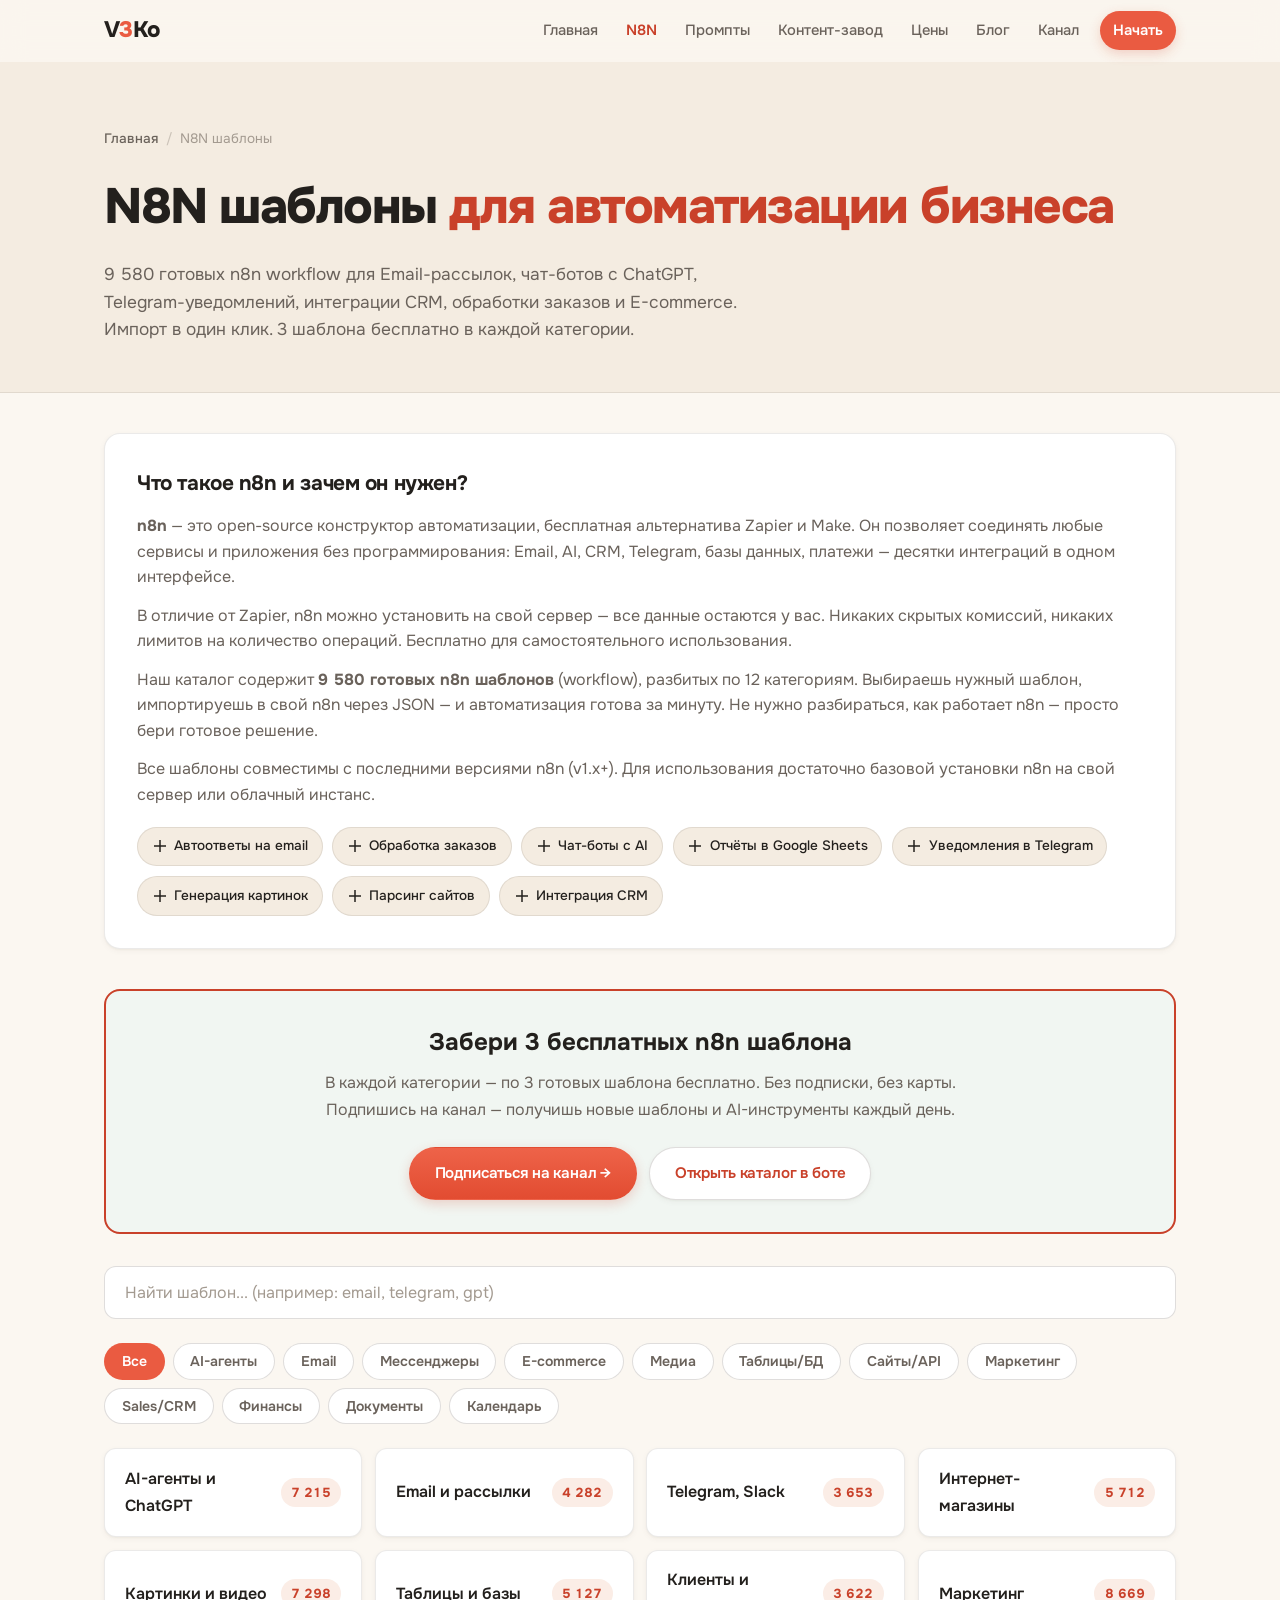
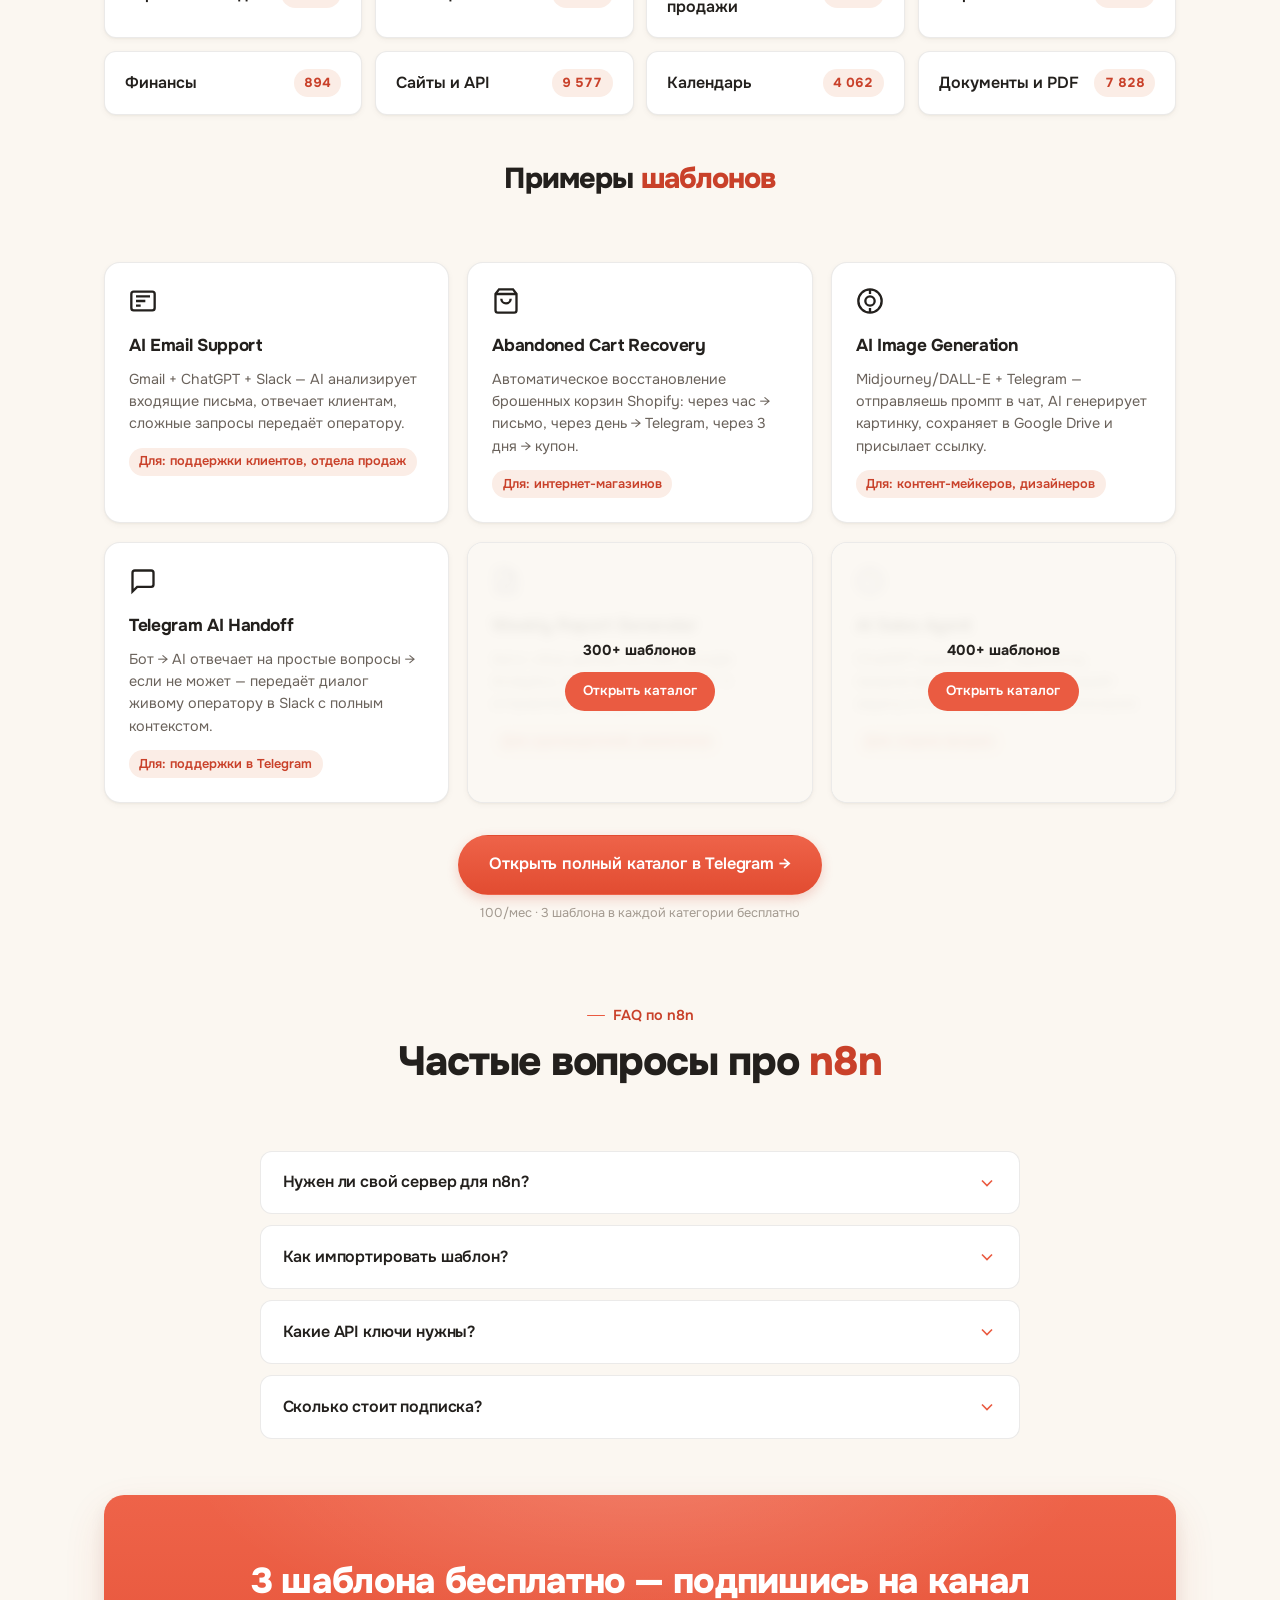
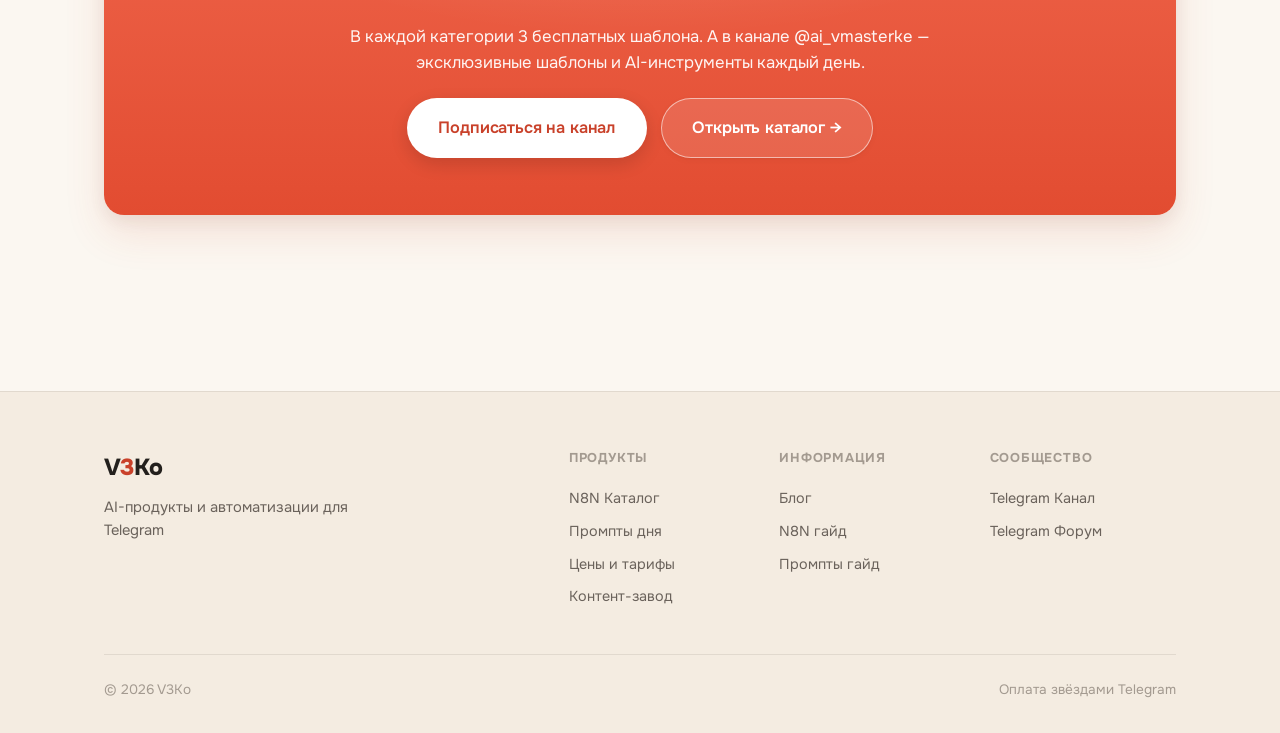
<file: n8n/index.html>
<!DOCTYPE html>
<html lang="ru">
<head>
  <meta charset="UTF-8">
  <meta name="viewport" content="width=device-width, initial-scale=1.0">
  <title>N8N шаблоны для автоматизации бизнеса — 9 580 готовых workflow | V3Ko</title>
  <meta name="description" content="Готовые n8n шаблоны для автоматизации бизнеса: 9 580 workflow для Email, Telegram, AI-агентов, CRM, E-commerce, маркетинга. Импорт в один клик. 3 бесплатно в каждой категории. Оплата звёздами Telegram.">
  <meta name="keywords" content="n8n шаблоны, автоматизация, workflow, n8n templates, AI автоматизация, бизнес процессы">
  <meta property="og:title" content="N8N шаблоны для автоматизации бизнеса — 9 580 workflow">
  <meta property="og:description" content="9 580 готовых n8n шаблонов для автоматизации бизнеса: Email, AI, Telegram, CRM, E-commerce. 3 бесплатно в каждой категории. Импорт в один клик.">
  <meta property="og:image" content="https://v3ko.ru/public/og-image.png">
  <meta property="og:url" content="https://v3ko.ru/n8n/">
  <meta property="og:type" content="website">
  <link rel="canonical" href="https://v3ko.ru/n8n/">
  <link rel="icon" type="image/svg+xml" href="/public/favicon.svg">
  <link rel="stylesheet" href="/css/style.css?v=20260716">
  <script type="application/ld+json">{
    "@context": "https://schema.org",
    "@type": "CollectionPage",
    "name": "N8N шаблоны V3Ko",
    "description": "9 580 готовых n8n шаблонов для автоматизации"
  }</script>
  <!-- Yandex.Metrika counter -->
  <script type="text/javascript">
  (function(m,e,t,r,i,k,a){m[i]=m[i]||function(){(m[i].a=m[i].a||[]).push(arguments)};
  m[i].l=1*new Date();k=e.createElement(t),a=e.getElementsByTagName(t)[0],k.async=1,k.src=r,a.parentNode.insertBefore(k,a)})
  (window,document,'script','https://mc.yandex.ru/metrika/tag.js?id=110451940','ym');
  ym(110451940,'init',{clickmap:true,trackLinks:true,accurateTrackBounce:true});
  </script>
  <noscript><div><img src="https://mc.yandex.ru/watch/110451940" style="position:absolute;left:-9999px" alt=""></div></noscript>
  <!-- /Yandex.Metrika counter -->
  <script type="application/ld+json">{
    "@context": "https://schema.org",
    "@type": "FAQPage",
    "mainEntity": [
      {"@type":"Question","name":"Нужен ли свой сервер для n8n?","acceptedAnswer":{"@type":"Answer","text":"Да, для использования n8n шаблонов нужен собственный инстанс n8n (self-hosted или облачный n8n.cloud). Базовая установка на VPS занимает 5 минут через Docker. На нашем гайде по n8n есть пошаговая инструкция по установке. После установки просто импортируй любой шаблон из нашего каталога."}},
      {"@type":"Question","name":"Как импортировать шаблон?","acceptedAnswer":{"@type":"Answer","text":"В боте нажми «Скопировать JSON» → в своём n8n открой Workflows → Import from Clipboard. Всё. Шаблон готов к использованию."}},
      {"@type":"Question","name":"Какие API ключи нужны?","acceptedAnswer":{"@type":"Answer","text":"Зависит от шаблона. Для AI-шаблонов нужен API ключ OpenAI/Claude. Для Telegram — токен бота. Для Gmail — OAuth. В каждом шаблоне указаны необходимые credentials."}},
      {"@type":"Question","name":"Сколько стоит подписка?","acceptedAnswer":{"@type":"Answer","text":"100  в месяц. В каждой категории — 3 бесплатных шаблона для теста. Подробнее на странице Цены и тарифы."}}
    ]
  }</script>
</head>
<body>

<!-- ====== NAVBAR ====== -->
<nav class="navbar" id="navbar">
  <div class="nv">
    <a href="/" class="logo">V<span>3</span>Ko</a>
    <div class="nl">
      <a href="/">Главная</a>
      <a href="/n8n/" class="active">N8N</a>
      <a href="/prompts/">Промпты</a>
      <a href="/zavod/">Контент-завод</a>
      <a href="/pricing/">Цены</a>
      <a href="/blog/">Блог</a>
      <a href="https://t.me/ai_vmasterke">Канал</a>
      <a href="https://prompts.v3ko.ru" class="nav-cta">Начать</a>
    </div>
    <button class="nt" id="nt" aria-label="Меню"><span></span><span></span><span></span></button>
  </div>
</nav>

<!-- ====== PAGE HEADER (full background image) ====== -->
<section class="page-header">
  <div class="page-header-bg" role="img" aria-label="N8N шаблоны для автоматизации workflow" style="background-image:url('/public/hero-n8n.jpg')"></div>
  <div class="page-header-overlay"></div>
  <div class="hero-bg-grid"></div>
  <div class="h-c">
    <div class="page-breadcrumb">
      <a href="/">Главная</a><span class="sep">/</span><span>N8N шаблоны</span>
    </div>
    <h1>N8N шаблоны <span class="gradient-text">для автоматизации бизнеса</span></h1>
    <p>9 580 готовых n8n workflow для Email-рассылок, чат-ботов с ChatGPT, Telegram-уведомлений, интеграции CRM, обработки заказов и E-commerce. Импорт в один клик. 3 шаблона бесплатно в каждой категории.</p>
  </div>
</section>

<section class="sec" style="padding-top:0">
  <div class="container">

    <!-- Intro -->
    <div class="n8n-intro reveal">
      <h3>Что такое n8n и зачем он нужен?</h3>
      <p><strong>n8n</strong> — это open-source конструктор автоматизации, бесплатная альтернатива Zapier и Make. Он позволяет соединять любые сервисы и приложения без программирования: Email, AI, CRM, Telegram, базы данных, платежи — десятки интеграций в одном интерфейсе.</p>
      <p>В отличие от Zapier, n8n можно установить на свой сервер — все данные остаются у вас. Никаких скрытых комиссий, никаких лимитов на количество операций. Бесплатно для самостоятельного использования.</p>
      <p>Наш каталог содержит <strong>9 580 готовых n8n шаблонов</strong> (workflow), разбитых по 12 категориям. Выбираешь нужный шаблон, импортируешь в свой n8n через JSON — и автоматизация готова за минуту. Не нужно разбираться, как работает n8n — просто бери готовое решение.</p>
      <p>Все шаблоны совместимы с последними версиями n8n (v1.x+). Для использования достаточно базовой установки n8n на свой сервер или облачный инстанс.</p>
      <div class="n8n-use-cases">
        <div class="uc"><svg width="16" height="16" viewBox="0 0 16 16" fill="none"><path d="M2 8h12M8 2v12" stroke="currentColor" stroke-width="1.5"/></svg> Автоответы на email</div>
        <div class="uc"><svg width="16" height="16" viewBox="0 0 16 16" fill="none"><path d="M2 8h12M8 2v12" stroke="currentColor" stroke-width="1.5"/></svg> Обработка заказов</div>
        <div class="uc"><svg width="16" height="16" viewBox="0 0 16 16" fill="none"><path d="M2 8h12M8 2v12" stroke="currentColor" stroke-width="1.5"/></svg> Чат-боты с AI</div>
        <div class="uc"><svg width="16" height="16" viewBox="0 0 16 16" fill="none"><path d="M2 8h12M8 2v12" stroke="currentColor" stroke-width="1.5"/></svg> Отчёты в Google Sheets</div>
        <div class="uc"><svg width="16" height="16" viewBox="0 0 16 16" fill="none"><path d="M2 8h12M8 2v12" stroke="currentColor" stroke-width="1.5"/></svg> Уведомления в Telegram</div>
        <div class="uc"><svg width="16" height="16" viewBox="0 0 16 16" fill="none"><path d="M2 8h12M8 2v12" stroke="currentColor" stroke-width="1.5"/></svg> Генерация картинок</div>
        <div class="uc"><svg width="16" height="16" viewBox="0 0 16 16" fill="none"><path d="M2 8h12M8 2v12" stroke="currentColor" stroke-width="1.5"/></svg> Парсинг сайтов</div>
        <div class="uc"><svg width="16" height="16" viewBox="0 0 16 16" fill="none"><path d="M2 8h12M8 2v12" stroke="currentColor" stroke-width="1.5"/></svg> Интеграция CRM</div>
      </div>
    </div>

    <!-- Free lead for n8n -->
    <div class="reveal" style="text-align:center;margin:2rem 0;padding:2rem;border:2px solid var(--cyan);border-radius:16px;background:rgba(0,212,255,0.04)">
      <h3 style="font-size:1.5rem;margin-bottom:.5rem"> Забери 3 бесплатных n8n шаблона</h3>
      <p style="color:var(--text2);margin-bottom:1.5rem">В каждой категории — по 3 готовых шаблона бесплатно. Без подписки, без карты.<br>Подпишись на канал — получишь новые шаблоны и AI-инструменты каждый день.</p>
      <a href="https://t.me/ai_vmasterke" class="btn btn-p"> Подписаться на канал →</a>
      <a href="https://t.me/Rob46_bot" class="btn btn-s" style="margin-left:.5rem"> Открыть каталог в боте</a>
    </div>

    <!-- Search -->
    <div class="reveal">
      <div class="search-box">
        <input type="text" id="n8nSearch" placeholder="Найти шаблон... (например: email, telegram, gpt)">
      </div>
    </div>

    <!-- Category Tabs -->
    <div class="nav-tabs reveal" id="catTabs">
      <button class="active" data-cat="all">Все</button>
      <button data-cat="ai">AI-агенты</button>
      <button data-cat="email">Email</button>
      <button data-cat="messaging">Мессенджеры</button>
      <button data-cat="ecom">E-commerce</button>
      <button data-cat="media">Медиа</button>
      <button data-cat="data">Таблицы/БД</button>
      <button data-cat="web">Сайты/API</button>
      <button data-cat="marketing">Маркетинг</button>
      <button data-cat="crm">Sales/CRM</button>
      <button data-cat="finance">Финансы</button>
      <button data-cat="docs">Документы</button>
      <button data-cat="calendar">Календарь</button>
    </div>

    <!-- Category Grid -->
    <div class="cat-grid reveal" id="catGrid">
      <div class="cat-chip" data-cats="ai"><span> AI-агенты и ChatGPT</span><span class="count">7 215</span></div>
      <div class="cat-chip" data-cats="email"><span> Email и рассылки</span><span class="count">4 282</span></div>
      <div class="cat-chip" data-cats="messaging"><span> Telegram, Slack</span><span class="count">3 653</span></div>
      <div class="cat-chip" data-cats="ecom"><span> Интернет-магазины</span><span class="count">5 712</span></div>
      <div class="cat-chip" data-cats="media"><span> Картинки и видео</span><span class="count">7 298</span></div>
      <div class="cat-chip" data-cats="data"><span> Таблицы и базы</span><span class="count">5 127</span></div>
      <div class="cat-chip" data-cats="crm"><span> Клиенты и продажи</span><span class="count">3 622</span></div>
      <div class="cat-chip" data-cats="marketing"><span> Маркетинг</span><span class="count">8 669</span></div>
      <div class="cat-chip" data-cats="finance"><span> Финансы</span><span class="count">894</span></div>
      <div class="cat-chip" data-cats="web"><span> Сайты и API</span><span class="count">9 577</span></div>
      <div class="cat-chip" data-cats="calendar"><span> Календарь</span><span class="count">4 062</span></div>
      <div class="cat-chip" data-cats="docs"><span> Документы и PDF</span><span class="count">7 828</span></div>
    </div>

    <!-- Examples -->
    <div class="reveal" style="margin-top:3rem">
      <div class="sh">
        <h2 class="st" style="font-size:1.8rem">Примеры <span class="gradient-text">шаблонов</span></h2>
      </div>
      <div class="ex-grid">
        <div class="ex-card">
          <svg width="28" height="28" viewBox="0 0 24 24" fill="none" stroke="currentColor" stroke-width="2" style="margin-bottom:.5rem"><rect x="2" y="4" width="20" height="16" rx="2"/><path d="M6 8h12M6 12h8M6 16h4"/></svg>
          <h4>AI Email Support</h4>
          <p>Gmail + ChatGPT + Slack — AI анализирует входящие письма, отвечает клиентам, сложные запросы передаёт оператору.</p>
          <div class="use">Для: поддержки клиентов, отдела продаж</div>
        </div>
        <div class="ex-card">
          <svg width="28" height="28" viewBox="0 0 24 24" fill="none" stroke="currentColor" stroke-width="2" style="margin-bottom:.5rem"><path d="M6 2L3 6v14a2 2 0 002 2h14a2 2 0 002-2V6l-3-4z"/><line x1="3" y1="6" x2="21" y2="6"/><path d="M16 10a4 4 0 01-8 0"/></svg>
          <h4>Abandoned Cart Recovery</h4>
          <p>Автоматическое восстановление брошенных корзин Shopify: через час → письмо, через день → Telegram, через 3 дня → купон.</p>
          <div class="use">Для: интернет-магазинов</div>
        </div>
        <div class="ex-card">
          <svg width="28" height="28" viewBox="0 0 24 24" fill="none" stroke="currentColor" stroke-width="2" style="margin-bottom:.5rem"><circle cx="12" cy="12" r="10"/><circle cx="12" cy="12" r="4"/><line x1="12" y1="2" x2="12" y2="6"/><line x1="12" y1="18" x2="12" y2="22"/></svg>
          <h4>AI Image Generation</h4>
          <p>Midjourney/DALL-E + Telegram — отправляешь промпт в чат, AI генерирует картинку, сохраняет в Google Drive и присылает ссылку.</p>
          <div class="use">Для: контент-мейкеров, дизайнеров</div>
        </div>
        <div class="ex-card">
          <svg width="28" height="28" viewBox="0 0 24 24" fill="none" stroke="currentColor" stroke-width="2" style="margin-bottom:.5rem"><path d="M21 15a2 2 0 01-2 2H7l-4 4V5a2 2 0 012-2h14a2 2 0 012 2z"/></svg>
          <h4>Telegram AI Handoff</h4>
          <p>Бот → AI отвечает на простые вопросы → если не может — передаёт диалог живому оператору в Slack с полным контекстом.</p>
          <div class="use">Для: поддержки в Telegram</div>
        </div>
        <!-- Paywalled -->
        <div class="ex-card example-lock">
          <div class="blur">
            <svg width="28" height="28" viewBox="0 0 24 24" fill="none" stroke="#5c5c80" stroke-width="2" style="margin-bottom:.5rem"><path d="M14 2H6a2 2 0 00-2 2v16a2 2 0 002 2h12a2 2 0 002-2V8z"/><polyline points="14 2 14 8 20 8"/><line x1="16" y1="13" x2="8" y2="13"/><line x1="16" y1="17" x2="8" y2="17"/></svg>
            <h4>Weekly Report Generator</h4>
            <p>Авто-сбор данных из CRM, Google Analytics, базы → AI пишет отчёт → отправляет в Telegram PDF</p>
            <div class="use">Для: руководителей, аналитиков</div>
          </div>
          <div class="paywall"><div class="paywall-inner"><span style="font-size:2rem;display:block;margin-bottom:.3rem;color:var(--cyan)"></span><p>300+ шаблонов</p><a href="https://t.me/Rob46_bot" target="_blank">Открыть каталог</a></div></div>
        </div>
        <div class="ex-card example-lock">
          <div class="blur">
            <svg width="28" height="28" viewBox="0 0 24 24" fill="none" stroke="#5c5c80" stroke-width="2" style="margin-bottom:.5rem"><circle cx="12" cy="12" r="10"/><path d="M12 6v6l4 2"/></svg>
            <h4>AI Sales Agent</h4>
            <p>ChatGPT анализирует переписку, предлагает следующий шаг, создаёт задачу в CRM, отправляет напоминание</p>
            <div class="use">Для: отдела продаж</div>
          </div>
          <div class="paywall"><div class="paywall-inner"><span style="font-size:2rem;display:block;margin-bottom:.3rem;color:var(--cyan)"></span><p>400+ шаблонов</p><a href="https://t.me/Rob46_bot" target="_blank">Открыть каталог</a></div></div>
        </div>
      </div>
    </div>

    <div class="reveal" style="text-align:center;margin-top:2rem">
      <a href="https://t.me/Rob46_bot" class="btn btn-p btn-l">Открыть полный каталог в Telegram →</a>
      <p style="color:var(--text3);font-size:.8rem;margin-top:.5rem"> 100/мес · 3 шаблона в каждой категории бесплатно</p>
    </div>

    <!-- N8N FAQ -->
    <div class="sh reveal" style="margin-top:5rem">
      <span class="sl">FAQ по n8n</span>
      <h2 class="st">Частые вопросы про <span class="gradient-text">n8n</span></h2>
    </div>
    <div class="fq-l reveal">
      <details class="fq-i">
        <summary><span class="fq-q">Нужен ли свой сервер для n8n?</span><span class="fq-c"><svg width="20" height="20" viewBox="0 0 24 24" fill="none" stroke="currentColor" stroke-width="2"><polyline points="6 9 12 15 18 9"/></svg></span></summary>
        <div class="fq-a"><p>Да, для использования n8n шаблонов нужен собственный инстанс n8n (self-hosted или <a href="https://n8n.io" target="_blank">облачный n8n.cloud</a>). Базовая установка на VPS занимает 5 минут через Docker. На нашем <a href="/blog/n8n-avtomatizacia-biznesa.html">гайде по n8n</a> есть пошаговая инструкция по установке. После установки просто импортируй любой шаблон из нашего каталога.</p>
      </details>
      <details class="fq-i">
        <summary><span class="fq-q">Как импортировать шаблон?</span><span class="fq-c"><svg width="20" height="20" viewBox="0 0 24 24" fill="none" stroke="currentColor" stroke-width="2"><polyline points="6 9 12 15 18 9"/></svg></span></summary>
        <div class="fq-a"><p>В боте нажми «Скопировать JSON» → в своём n8n открой Workflows → Import from Clipboard. Всё. Шаблон готов к использованию.</p></div>
      </details>
      <details class="fq-i">
        <summary><span class="fq-q">Какие API ключи нужны?</span><span class="fq-c"><svg width="20" height="20" viewBox="0 0 24 24" fill="none" stroke="currentColor" stroke-width="2"><polyline points="6 9 12 15 18 9"/></svg></span></summary>
        <div class="fq-a"><p>Зависит от шаблона. Для AI-шаблонов нужен API ключ OpenAI/Claude. Для Telegram — токен бота. Для Gmail — OAuth. В каждом шаблоне указаны необходимые credentials.</p></div>
      </details>
      <details class="fq-i">
        <summary><span class="fq-q">Сколько стоит подписка?</span><span class="fq-c"><svg width="20" height="20" viewBox="0 0 24 24" fill="none" stroke="currentColor" stroke-width="2"><polyline points="6 9 12 15 18 9"/></svg></span></summary>
        <div class="fq-a"><p>100  в месяц. В каждой категории — 3 бесплатных шаблона для теста. Подробнее на странице <a href="/pricing/">Цены и тарифы</a>.</p></div>
      </details>
    </div>

    <!-- CTA -->
    <div class="cta-sec reveal">
      <div class="cta-c">
        <div class="cta-g"></div>
        <div class="cta-z">
          <h2 class="cta-t"> 3 шаблона бесплатно — подпишись на канал</h2>
          <p class="cta-d">В каждой категории 3 бесплатных шаблона. А в канале @ai_vmasterke — эксклюзивные шаблоны и AI-инструменты каждый день.</p>
          <div class="cta-ac">
            <a href="https://t.me/ai_vmasterke" class="btn btn-p btn-l"> Подписаться на канал</a>
            <a href="https://t.me/Rob46_bot" class="btn btn-s btn-l">Открыть каталог →</a>
          </div>
        </div>
      </div>
    </div>
  </div>
</section>

<!-- ====== FOOTER ====== -->
<footer class="ftr">
  <div class="container">
    <div class="ft">
      <div class="fb">
        <a href="/" class="fl">V<span style="color:var(--cyan)">3</span>Ko</a>
        <p class="fd2">AI-продукты и автоматизации для Telegram</p>
      </div>
      <div class="fl2">
        <div class="fc2">
          <h5>Продукты</h5>
          <a href="/n8n/">N8N Каталог</a>
          <a href="/prompts/">Промпты дня</a>
          <a href="/pricing/">Цены и тарифы</a>
          <a href="/zavod/">Контент-завод</a>
        </div>
        <div class="fc2">
          <h5>Информация</h5>
          <a href="/blog/">Блог</a>
          <a href="/blog/n8n-avtomatizacia-biznesa.html">N8N гайд</a>
          <a href="/blog/prompty-dlya-neyrosetey.html">Промпты гайд</a>
        </div>
        <div class="fc2">
          <h5>Сообщество</h5>
          <a href="https://t.me/ai_vmasterke">Telegram Канал</a>
          <a href="https://t.me/vmasterke">Telegram Форум</a>
        </div>
      </div>
    </div>
    <div class="fb2">
      <span>© 2026 V3Ko</span>
      <span>Оплата звёздами Telegram</span>
    </div>
  </div>
</footer>

<script>
// Mobile nav
document.getElementById('nt').addEventListener('click', function(){
  document.querySelector('.nl').classList.toggle('active');
  this.classList.toggle('active');
});
document.querySelectorAll('.nl a').forEach(l => l.addEventListener('click', () => {
  document.querySelector('.nl').classList.remove('active');
  document.getElementById('nt').classList.remove('active');
}));

// Scroll reveal
const rv = new IntersectionObserver(e => {
  e.forEach(e => { if (e.isIntersecting) { let t = parseInt(e.target.dataset.delay) || 0; e.target.style.transitionDelay = t * .15 + 's'; e.target.classList.add('revealed'); rv.unobserve(e.target); } });
}, { threshold: .1 });
document.querySelectorAll('.reveal').forEach(e => rv.observe(e));

// Navbar scroll
window.addEventListener('scroll', () => { document.getElementById('navbar').classList.toggle('scrolled', window.pageYOffset > 50); });

// N8N category filter
document.querySelectorAll('#catTabs button').forEach(btn => {
  btn.addEventListener('click', function() {
    document.querySelectorAll('#catTabs button').forEach(b => b.classList.remove('active'));
    this.classList.add('active');
    let cat = this.dataset.cat;
    document.querySelectorAll('#catGrid .cat-chip').forEach(chip => {
      chip.style.display = cat === 'all' || chip.dataset.cats.includes(cat) ? 'flex' : 'none';
    });
  });
});

// N8N search
document.getElementById('n8nSearch').addEventListener('input', function() {
  let q = this.value.toLowerCase();
  document.querySelectorAll('#catGrid .cat-chip').forEach(chip => {
    chip.style.display = q === '' || chip.textContent.toLowerCase().includes(q) ? 'flex' : 'none';
  });
});
</script>
</body>
</html>
</file>
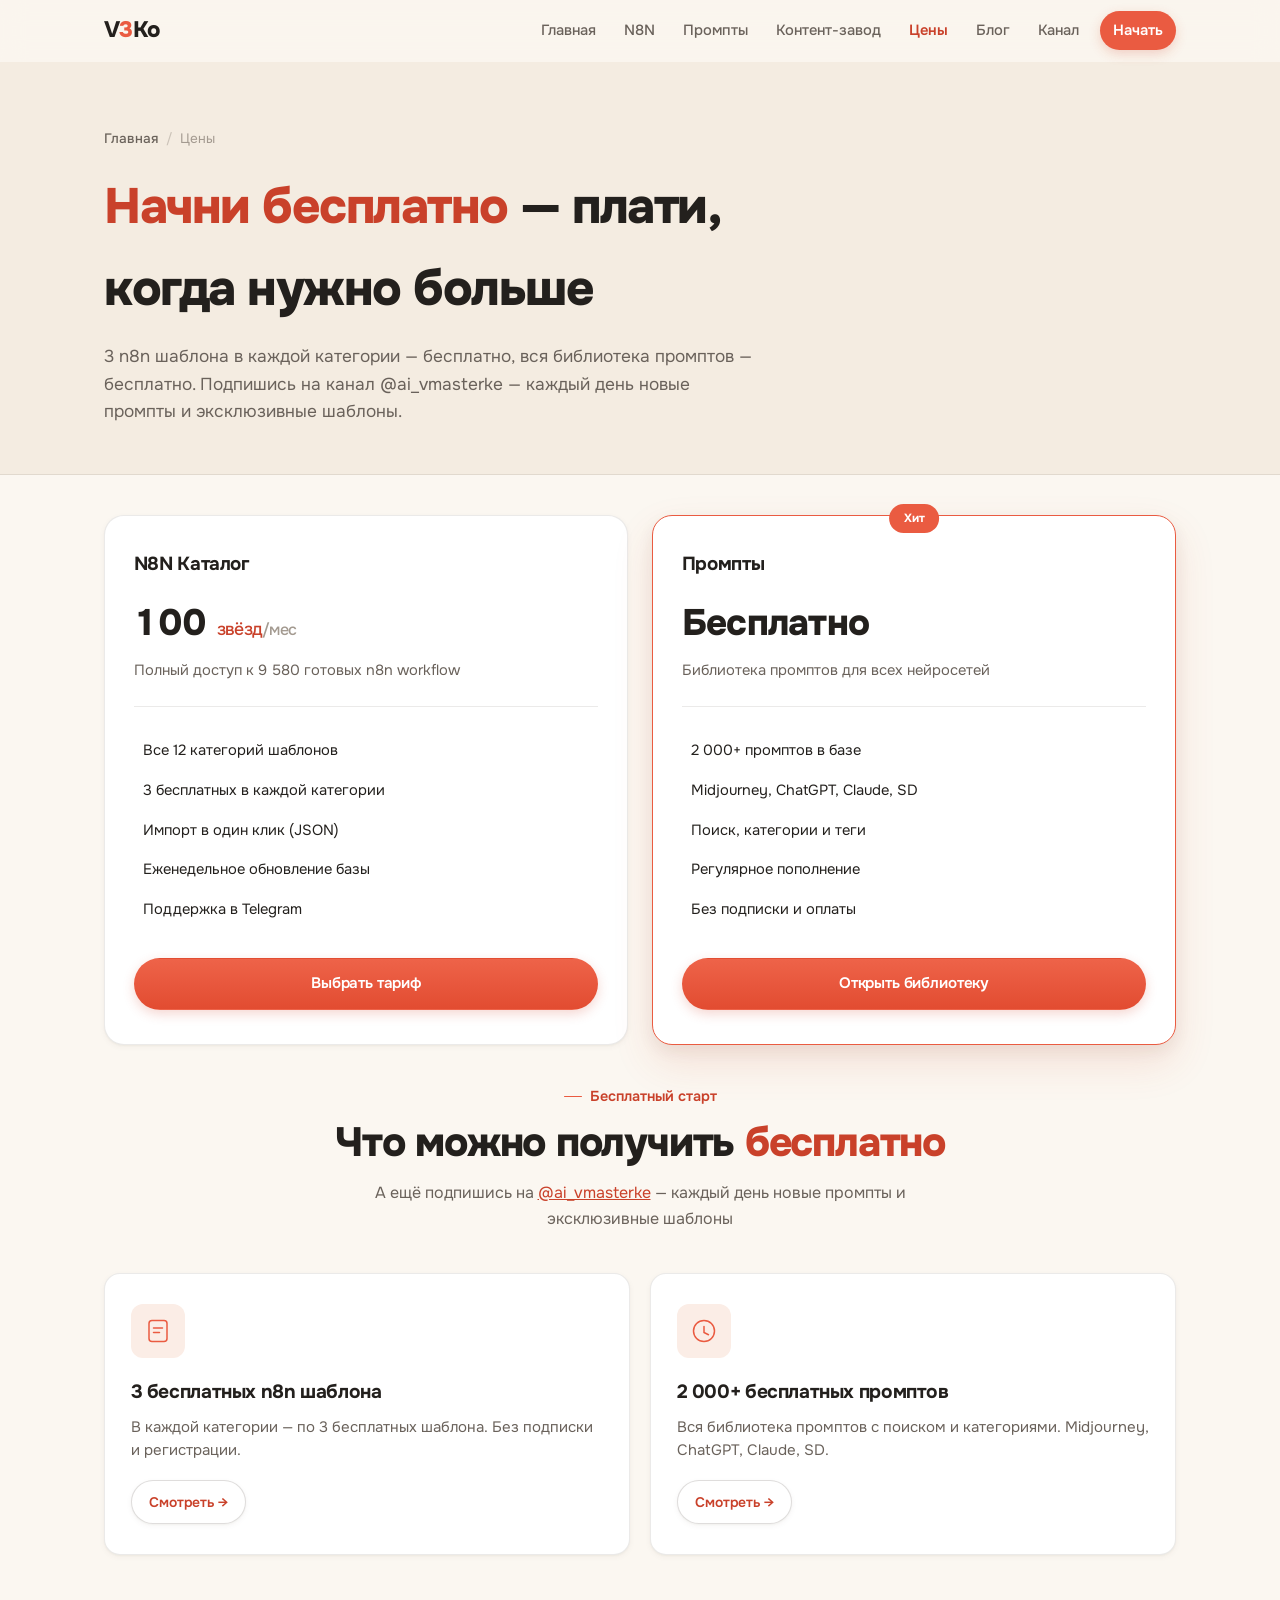
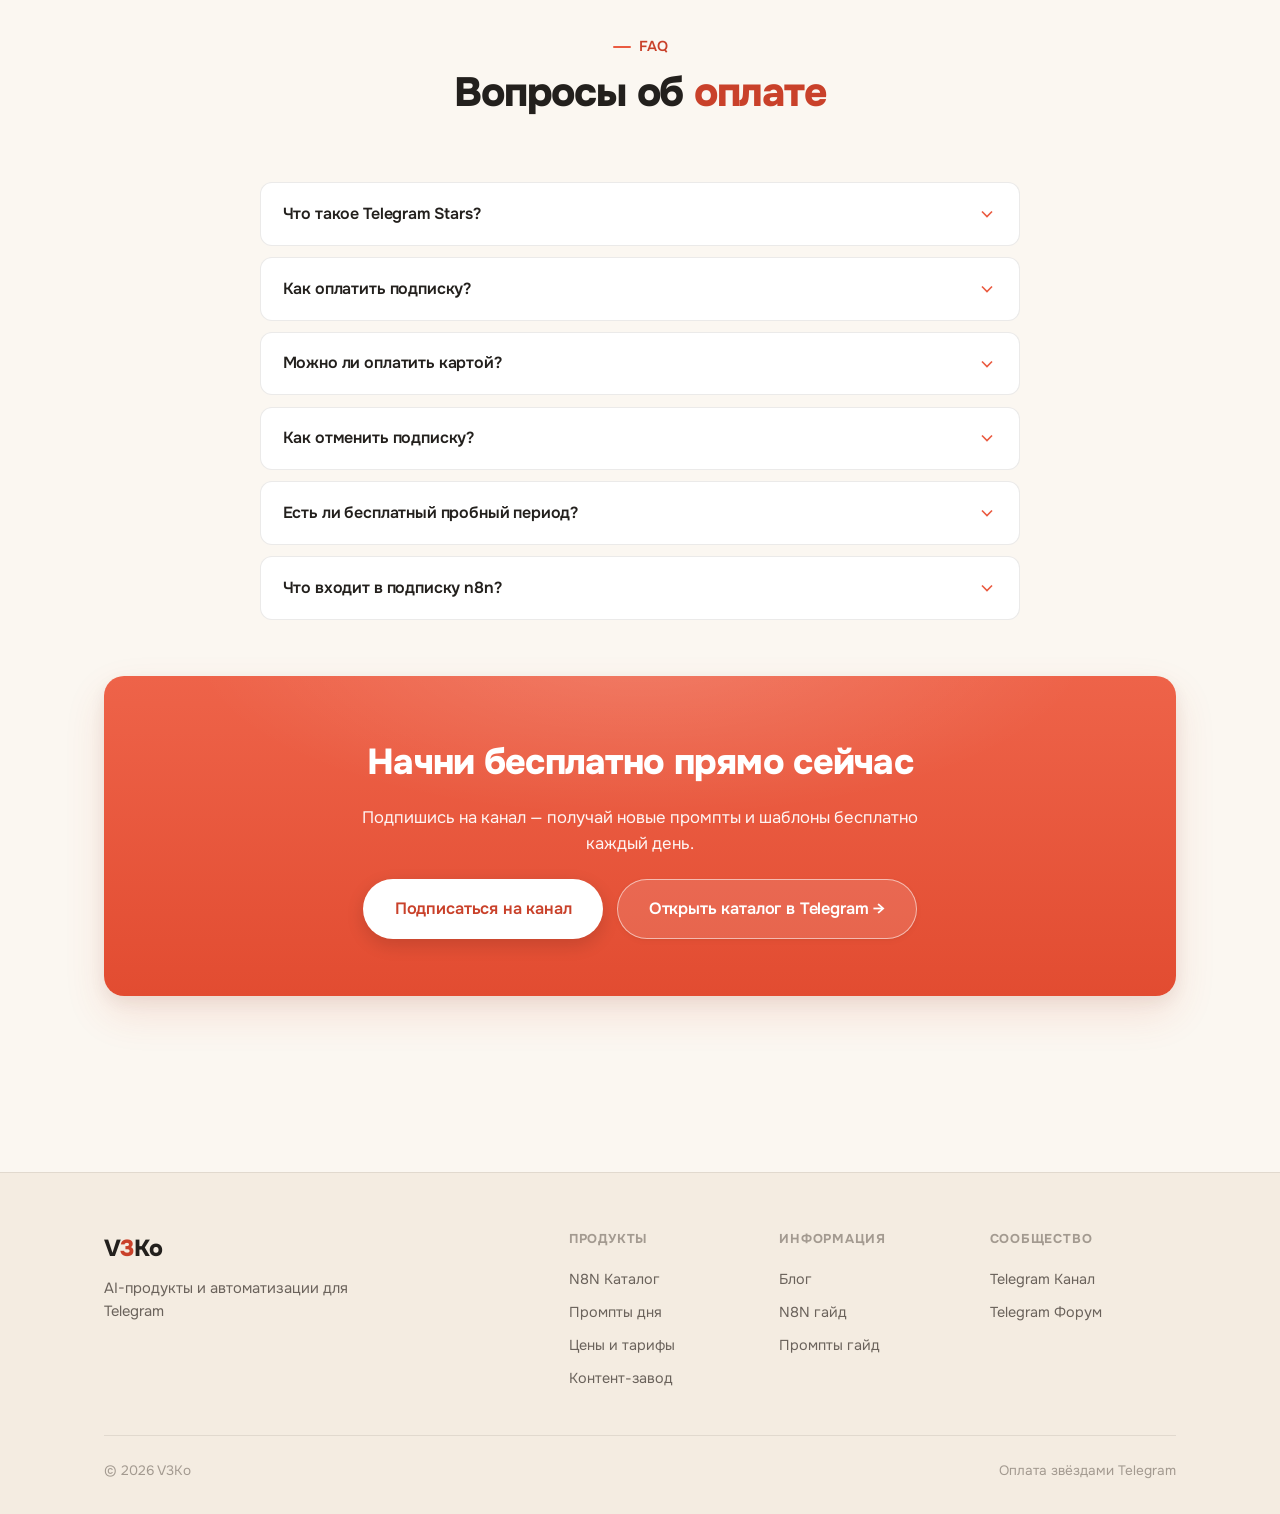
<file: pricing/index.html>
<!DOCTYPE html>
<html lang="ru">
<head>
  <meta charset="UTF-8">
  <meta name="viewport" content="width=device-width, initial-scale=1.0">
  <title>Цены на n8n шаблоны — тарифы V3Ko | Оплата звёздами Telegram</title>
  <meta name="description" content="Тарифы V3Ko: n8n каталог 100/мес. 3 шаблона бесплатно в каждой категории. Промпты — бесплатно. Оплата звёздами Telegram без комиссии.">
  <meta name="keywords" content="цены, тарифы, подписка, telegram stars, n8n стоимость">
  <meta property="og:title" content="Цены и тарифы — V3Ko">
  <meta property="og:description" content="n8n: 100/мес. Промпты — бесплатно. Оплата звёздами Telegram.">
  <meta property="og:image" content="https://v3ko.ru/public/og-image.png">
  <meta property="og:url" content="https://v3ko.ru/pricing/">
  <meta property="og:type" content="website">
  <link rel="canonical" href="https://v3ko.ru/pricing/">
  <link rel="icon" type="image/svg+xml" href="/public/favicon.svg">
  <link rel="stylesheet" href="/css/style.css?v=20260716">
  <script type="application/ld+json">{
    "@context": "https://schema.org",
    "@type": "Product",
    "name": "V3Ko подписка",
    "description": "AI-продукты и автоматизации",
    "offers": [
      {"@type":"Offer","name":"N8N Каталог","price":"100","priceCurrency":"RUB"}
    ]
  }</script>
  <!-- Yandex.Metrika counter -->
  <script type="text/javascript">
  (function(m,e,t,r,i,k,a){m[i]=m[i]||function(){(m[i].a=m[i].a||[]).push(arguments)};
  m[i].l=1*new Date();k=e.createElement(t),a=e.getElementsByTagName(t)[0],k.async=1,k.src=r,a.parentNode.insertBefore(k,a)})
  (window,document,'script','https://mc.yandex.ru/metrika/tag.js?id=110451940','ym');
  ym(110451940,'init',{clickmap:true,trackLinks:true,accurateTrackBounce:true});
  </script>
  <noscript><div><img src="https://mc.yandex.ru/watch/110451940" style="position:absolute;left:-9999px" alt=""></div></noscript>
  <!-- /Yandex.Metrika counter -->
  <script type="application/ld+json">{
    "@context": "https://schema.org",
    "@type": "FAQPage",
    "mainEntity": [
      {"@type":"Question","name":"Что такое Telegram Stars?","acceptedAnswer":{"@type":"Answer","text":"Telegram Stars — внутренняя валюта Telegram. Покупается в настройках Telegram (App Store / Google Play / @PremiumBot). 1 Star ≈ 1 рубль."}},
      {"@type":"Question","name":"Как оплатить подписку?","acceptedAnswer":{"@type":"Answer","text":"Открой бота @Rob46_bot → выбери тариф → нажми «Оплатить Stars» → подтверди в Telegram. Доступ открывается мгновенно."}},
      {"@type":"Question","name":"Можно ли оплатить картой?","acceptedAnswer":{"@type":"Answer","text":"Мы принимаем только Telegram Stars. Это безопаснее и проще: не нужно вводить данные карты. Stars можно купить внутри Telegram любой картой или через Apple Pay / Google Pay."}},
      {"@type":"Question","name":"Как отменить подписку?","acceptedAnswer":{"@type":"Answer","text":"Подписка действует 30 дней с момента оплаты. Автопродления нет — платишь каждый месяц вручную. Можно не продлевать в любой момент."}},
      {"@type":"Question","name":"Есть ли бесплатный пробный период?","acceptedAnswer":{"@type":"Answer","text":"Да. 3 бесплатных шаблона в каждой категории n8n. Все промпты бесплатны на prompts.v3ko.ru."}},
      {"@type":"Question","name":"Что входит в подписку n8n?","acceptedAnswer":{"@type":"Answer","text":"Полный доступ ко всем 12 категориям каталога n8n шаблонов на 30 дней: поиск, импорт JSON в один клик и еженедельные обновления базы."}}
    ]
  }</script>
</head>
<body>

<!-- ====== NAVBAR ====== -->
<nav class="navbar" id="navbar">
  <div class="nv">
    <a href="/" class="logo">V<span>3</span>Ko</a>
    <div class="nl">
      <a href="/">Главная</a>
      <a href="/n8n/">N8N</a>
      <a href="/prompts/">Промпты</a>
      <a href="/zavod/">Контент-завод</a>
      <a href="/pricing/" class="active">Цены</a>
      <a href="/blog/">Блог</a>
      <a href="https://t.me/ai_vmasterke">Канал</a>
      <a href="https://prompts.v3ko.ru" class="nav-cta">Начать</a>
    </div>
    <button class="nt" id="nt" aria-label="Меню"><span></span><span></span><span></span></button>
  </div>
</nav>

<!-- ====== PAGE HEADER (full background) ====== -->
<section class="page-header">
  <div class="page-header-bg" role="img" aria-label="AI продукты и автоматизация бизнеса" style="background-image:url('/public/hero-main.jpg')"></div>
  <div class="page-header-overlay"></div>
  <div class="hero-bg-grid"></div>
  <div class="h-c">
    <div class="page-breadcrumb">
      <a href="/">Главная</a><span class="sep">/</span><span>Цены</span>
    </div>
    <h1><span class="gradient-text">Начни бесплатно</span> — плати, когда нужно больше</h1>
    <p>3 n8n шаблона в каждой категории — бесплатно, вся библиотека промптов — бесплатно. Подпишись на канал @ai_vmasterke — каждый день новые промпты и эксклюзивные шаблоны.</p>
  </div>
</section>

<!-- ====== PRICING ====== -->
<section class="sec" style="padding-top:0">
  <div class="container">
    <div class="pricing-grid reveal">
      <!-- N8N -->
      <div class="pricing-card">
        <div class="p-name"> N8N Каталог</div>
        <div class="p-price">100 <span style="font-size:1.1rem;color:var(--coral-d)">звёзд</span><span>/мес</span></div>
        <div class="p-desc">Полный доступ к 9 580 готовых n8n workflow</div>
        <ul class="p-features">
          <li><span class="check"></span> Все 12 категорий шаблонов</li>
          <li><span class="check"></span> 3 бесплатных в каждой категории</li>
          <li><span class="check"></span> Импорт в один клик (JSON)</li>
          <li><span class="check"></span> Еженедельное обновление базы</li>
          <li><span class="check"></span> Поддержка в Telegram</li>
        </ul>
        <a href="https://t.me/Rob46_bot" class="btn btn-p">Выбрать тариф</a>
      </div>

      <!-- Prompts (Free) -->
      <div class="pricing-card featured">
        <div class="p-name"> Промпты</div>
        <div class="p-price">Бесплатно</div>
        <div class="p-desc">Библиотека промптов для всех нейросетей</div>
        <ul class="p-features">
          <li><span class="check"></span> 2 000+ промптов в базе</li>
          <li><span class="check"></span> Midjourney, ChatGPT, Claude, SD</li>
          <li><span class="check"></span> Поиск, категории и теги</li>
          <li><span class="check"></span> Регулярное пополнение</li>
          <li><span class="check"></span> Без подписки и оплаты</li>
        </ul>
        <a href="https://prompts.v3ko.ru" class="btn btn-p">Открыть библиотеку</a>
      </div>
    </div>

    <!-- Free products with voice illustration -->
    <div class="voice-section-deco reveal" style="margin-top:2rem">
      <div class="sh" style="margin-bottom:2.5rem">
        <span class="sl">Бесплатный старт</span>
        <h2 class="st">Что можно получить <span class="gradient-text">бесплатно</span></h2>
        <p style="text-align:center;color:var(--text2)">А ещё подпишись на <a href="https://t.me/ai_vmasterke" style="color:var(--cyan)">@ai_vmasterke</a> — каждый день новые промпты и эксклюзивные шаблоны</p>
      </div>
      <div class="prod-grid">
        <div class="prod-card reveal">
          <div class="icon-svg"><svg width="40" height="40" viewBox="0 0 40 40" fill="none"><rect x="8" y="6" width="24" height="28" rx="4" stroke="currentColor" stroke-width="2" fill="none"/><path d="M14 16h12M14 22h8" stroke="currentColor" stroke-width="2" stroke-linecap="round"/></svg></div>
          <h3>3 бесплатных n8n шаблона</h3>
          <p>В каждой категории — по 3 бесплатных шаблона. Без подписки и регистрации.</p>
          <a href="/n8n/" class="btn btn-s btn-sm">Смотреть →</a>
        </div>
        <div class="prod-card reveal">
          <div class="icon-svg"><svg width="40" height="40" viewBox="0 0 40 40" fill="none"><circle cx="20" cy="20" r="14" stroke="currentColor" stroke-width="2" fill="none"/><path d="M20 14v8l6 3" stroke="currentColor" stroke-width="2" stroke-linecap="round"/></svg></div>
          <h3>2 000+ бесплатных промптов</h3>
          <p>Вся библиотека промптов с поиском и категориями. Midjourney, ChatGPT, Claude, SD.</p>
          <a href="/prompts/" class="btn btn-s btn-sm">Смотреть →</a>
        </div>
      </div>
    </div>

    <!-- FAQ -->
    <div class="sh reveal" style="margin-top:5rem">
      <span class="sl">FAQ</span>
      <h2 class="st">Вопросы об <span class="gradient-text">оплате</span></h2>
    </div>
    <div class="fq-l reveal">
      <details class="fq-i">
        <summary><span class="fq-q">Что такое Telegram Stars?</span><span class="fq-c"><svg width="20" height="20" viewBox="0 0 24 24" fill="none" stroke="currentColor" stroke-width="2"><polyline points="6 9 12 15 18 9"/></svg></span></summary>
        <div class="fq-a"><p>Telegram Stars — внутренняя валюта Telegram. Покупается в настройках Telegram (App Store / Google Play / @PremiumBot). 1 Star ≈ 1 рубль.</p></div>
      </details>
      <details class="fq-i">
        <summary><span class="fq-q">Как оплатить подписку?</span><span class="fq-c"><svg width="20" height="20" viewBox="0 0 24 24" fill="none" stroke="currentColor" stroke-width="2"><polyline points="6 9 12 15 18 9"/></svg></span></summary>
        <div class="fq-a"><p>Открой бота @Rob46_bot → выбери тариф → нажми «Оплатить Stars» → подтверди в Telegram. Доступ открывается мгновенно.</p></div>
      </details>
      <details class="fq-i">
        <summary><span class="fq-q">Можно ли оплатить картой?</span><span class="fq-c"><svg width="20" height="20" viewBox="0 0 24 24" fill="none" stroke="currentColor" stroke-width="2"><polyline points="6 9 12 15 18 9"/></svg></span></summary>
        <div class="fq-a"><p>Мы принимаем только Telegram Stars. Это безопаснее и проще: не нужно вводить данные карты. Stars можно купить внутри Telegram любой картой или через Apple Pay / Google Pay.</p></div>
      </details>
      <details class="fq-i">
        <summary><span class="fq-q">Как отменить подписку?</span><span class="fq-c"><svg width="20" height="20" viewBox="0 0 24 24" fill="none" stroke="currentColor" stroke-width="2"><polyline points="6 9 12 15 18 9"/></svg></span></summary>
        <div class="fq-a"><p>Подписка действует 30 дней с момента оплаты. Автопродления нет — платишь каждый месяц вручную. Можно не продлевать в любой момент.</p></div>
      </details>
      <details class="fq-i">
        <summary><span class="fq-q">Есть ли бесплатный пробный период?</span><span class="fq-c"><svg width="20" height="20" viewBox="0 0 24 24" fill="none" stroke="currentColor" stroke-width="2"><polyline points="6 9 12 15 18 9"/></svg></span></summary>
        <div class="fq-a"><p>Да. 3 бесплатных шаблона в каждой категории n8n. Все промпты бесплатны на prompts.v3ko.ru.</p></div>
      </details>
      <details class="fq-i">
        <summary><span class="fq-q">Что входит в подписку n8n?</span><span class="fq-c"><svg width="20" height="20" viewBox="0 0 24 24" fill="none" stroke="currentColor" stroke-width="2"><polyline points="6 9 12 15 18 9"/></svg></span></summary>
        <div class="fq-a"><p>Полный доступ ко всем 12 категориям каталога n8n шаблонов на 30 дней: поиск, импорт JSON в один клик и еженедельные обновления базы.</p></div>
      </details>
    </div>

    <!-- CTA -->
    <div class="cta-sec reveal">
      <div class="cta-c">
        <div class="cta-g"></div>
        <div class="cta-z">
          <h2 class="cta-t"> Начни бесплатно прямо сейчас</h2>
          <p class="cta-d">Подпишись на канал — получай новые промпты и шаблоны бесплатно каждый день.</p>
          <div class="cta-ac">
            <a href="https://t.me/ai_vmasterke" class="btn btn-p btn-l"> Подписаться на канал</a>
            <a href="https://t.me/Rob46_bot" class="btn btn-s btn-l">Открыть каталог в Telegram →</a>
          </div>
        </div>
      </div>
    </div>
  </div>
</section>

<!-- ====== FOOTER ====== -->
<footer class="ftr">
  <div class="container">
    <div class="ft">
      <div class="fb">
        <a href="/" class="fl">V<span style="color:var(--cyan)">3</span>Ko</a>
        <p class="fd2">AI-продукты и автоматизации для Telegram</p>
      </div>
      <div class="fl2">
        <div class="fc2">
          <h5>Продукты</h5>
          <a href="/n8n/">N8N Каталог</a>
          <a href="/prompts/">Промпты дня</a>
          <a href="/pricing/">Цены и тарифы</a>
          <a href="/zavod/">Контент-завод</a>
        </div>
        <div class="fc2">
          <h5>Информация</h5>
          <a href="/blog/">Блог</a>
          <a href="/blog/n8n-avtomatizacia-biznesa.html">N8N гайд</a>
          <a href="/blog/prompty-dlya-neyrosetey.html">Промпты гайд</a>
        </div>
        <div class="fc2">
          <h5>Сообщество</h5>
          <a href="https://t.me/ai_vmasterke">Telegram Канал</a>
          <a href="https://t.me/vmasterke">Telegram Форум</a>
        </div>
      </div>
    </div>
    <div class="fb2">
      <span>© 2026 V3Ko</span>
      <span>Оплата звёздами Telegram</span>
    </div>
  </div>
</footer>

<script>
document.getElementById('nt').addEventListener('click', function(){
  document.querySelector('.nl').classList.toggle('active');
  this.classList.toggle('active');
});
document.querySelectorAll('.nl a').forEach(l => l.addEventListener('click', () => {
  document.querySelector('.nl').classList.remove('active');
  document.getElementById('nt').classList.remove('active');
}));
const rv = new IntersectionObserver(e => {
  e.forEach(e => { if (e.isIntersecting) { let t = parseInt(e.target.dataset.delay) || 0; e.target.style.transitionDelay = t * .15 + 's'; e.target.classList.add('revealed'); rv.unobserve(e.target); } });
}, { threshold: .1 });
document.querySelectorAll('.reveal').forEach(e => rv.observe(e));
window.addEventListener('scroll', () => { document.getElementById('navbar').classList.toggle('scrolled', window.pageYOffset > 50); });
</script>
</body>
</html>
</file>
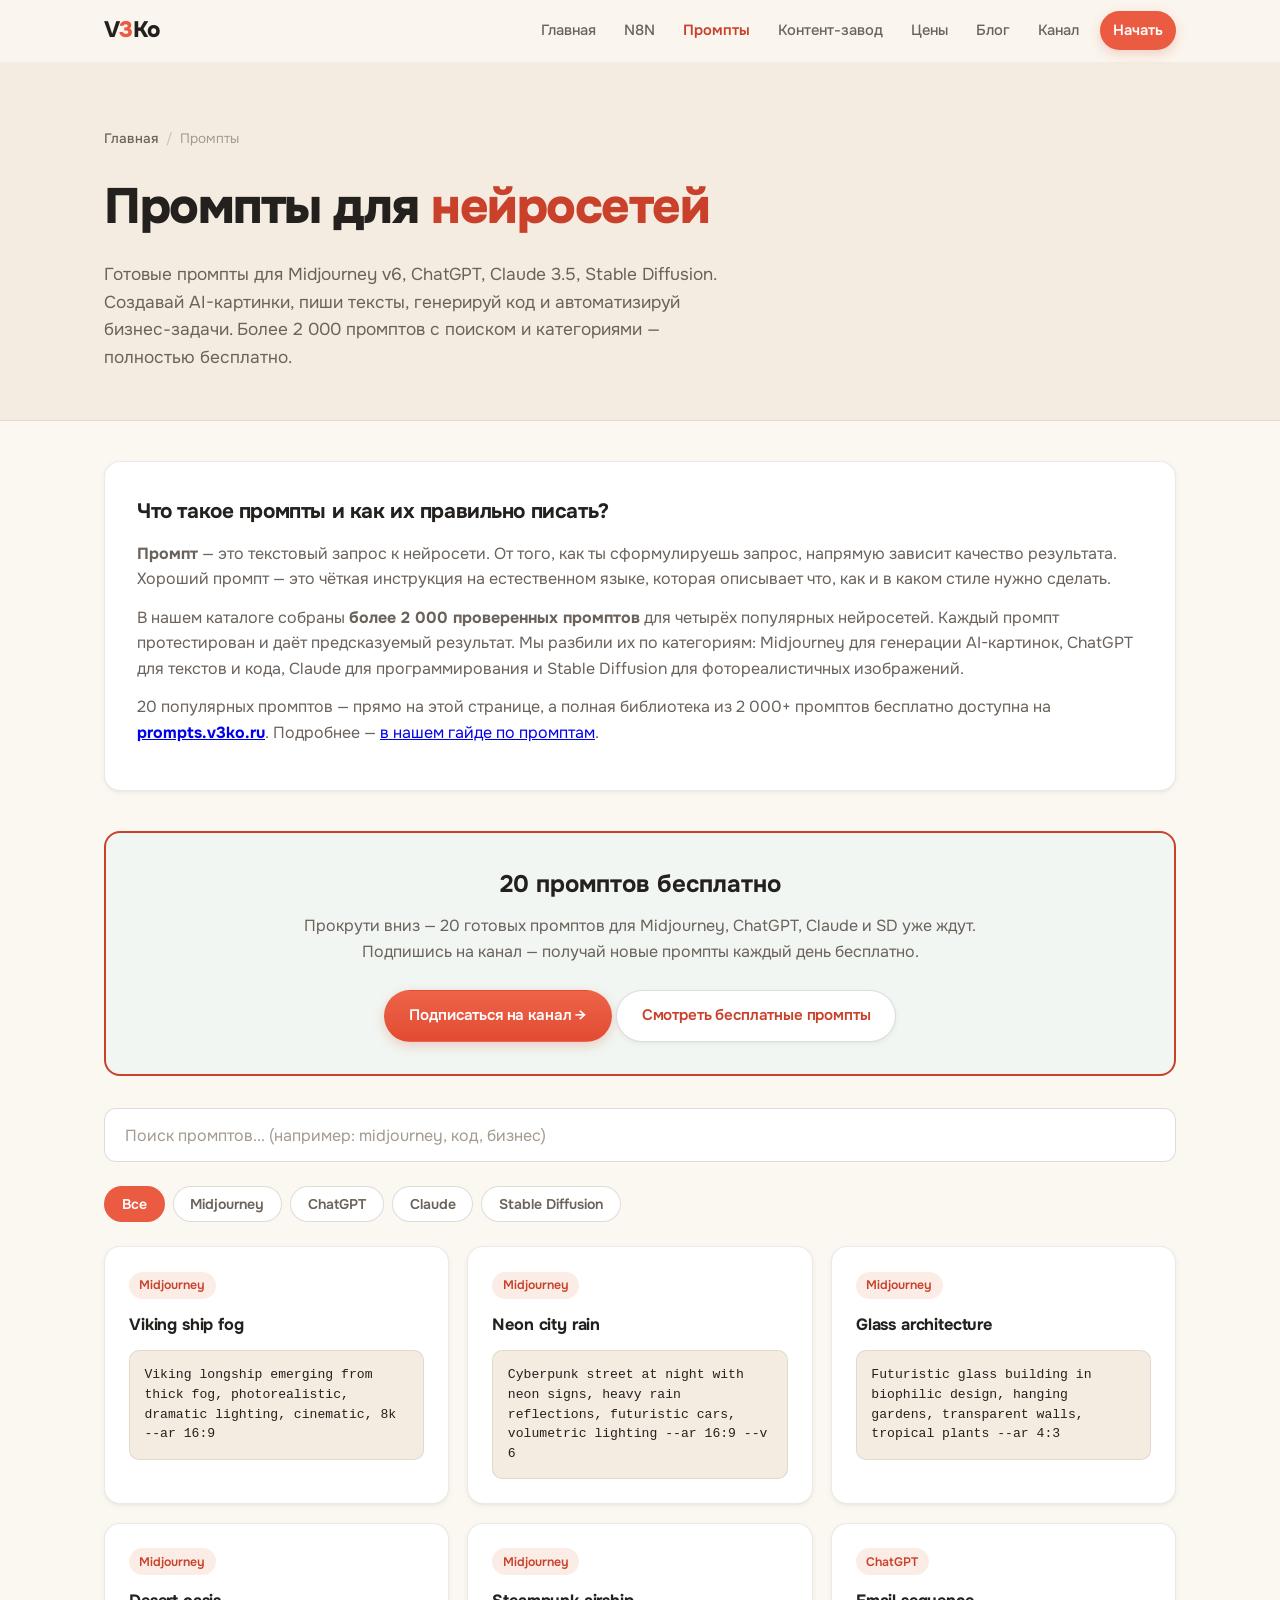
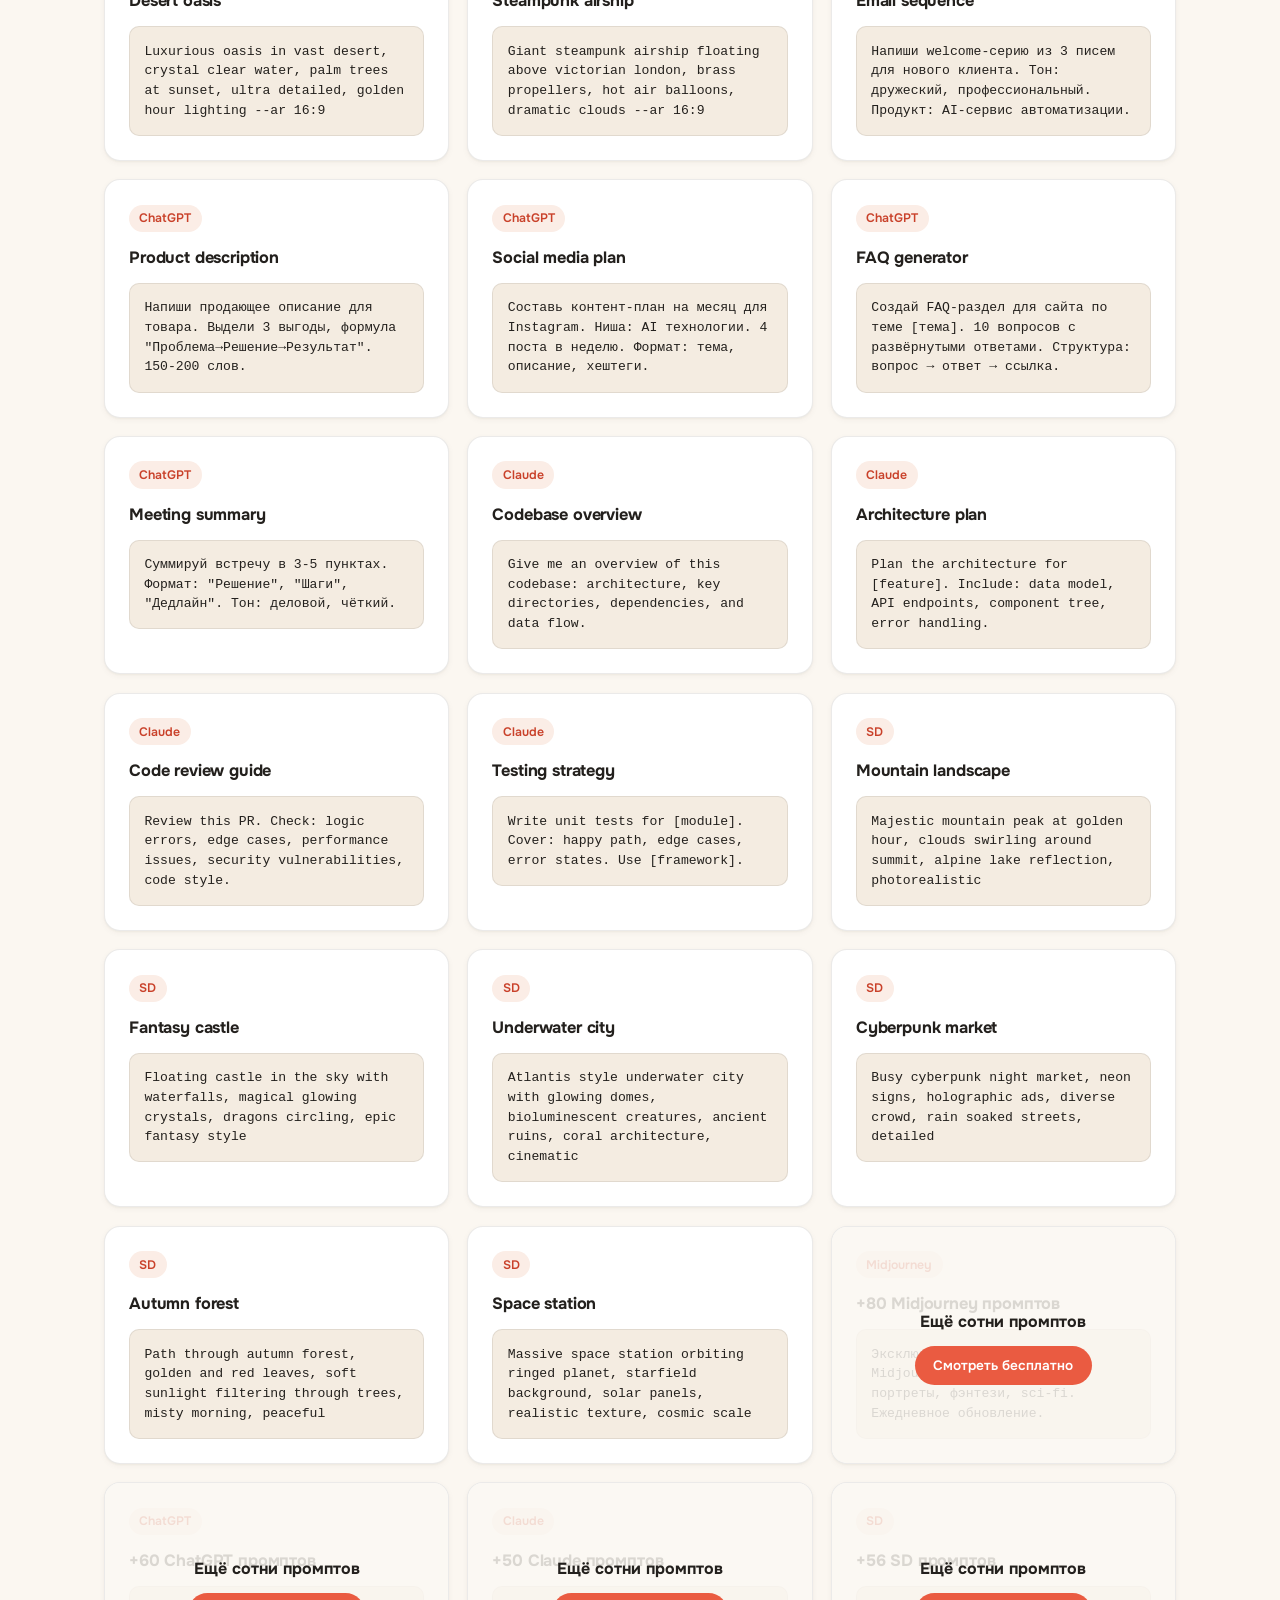
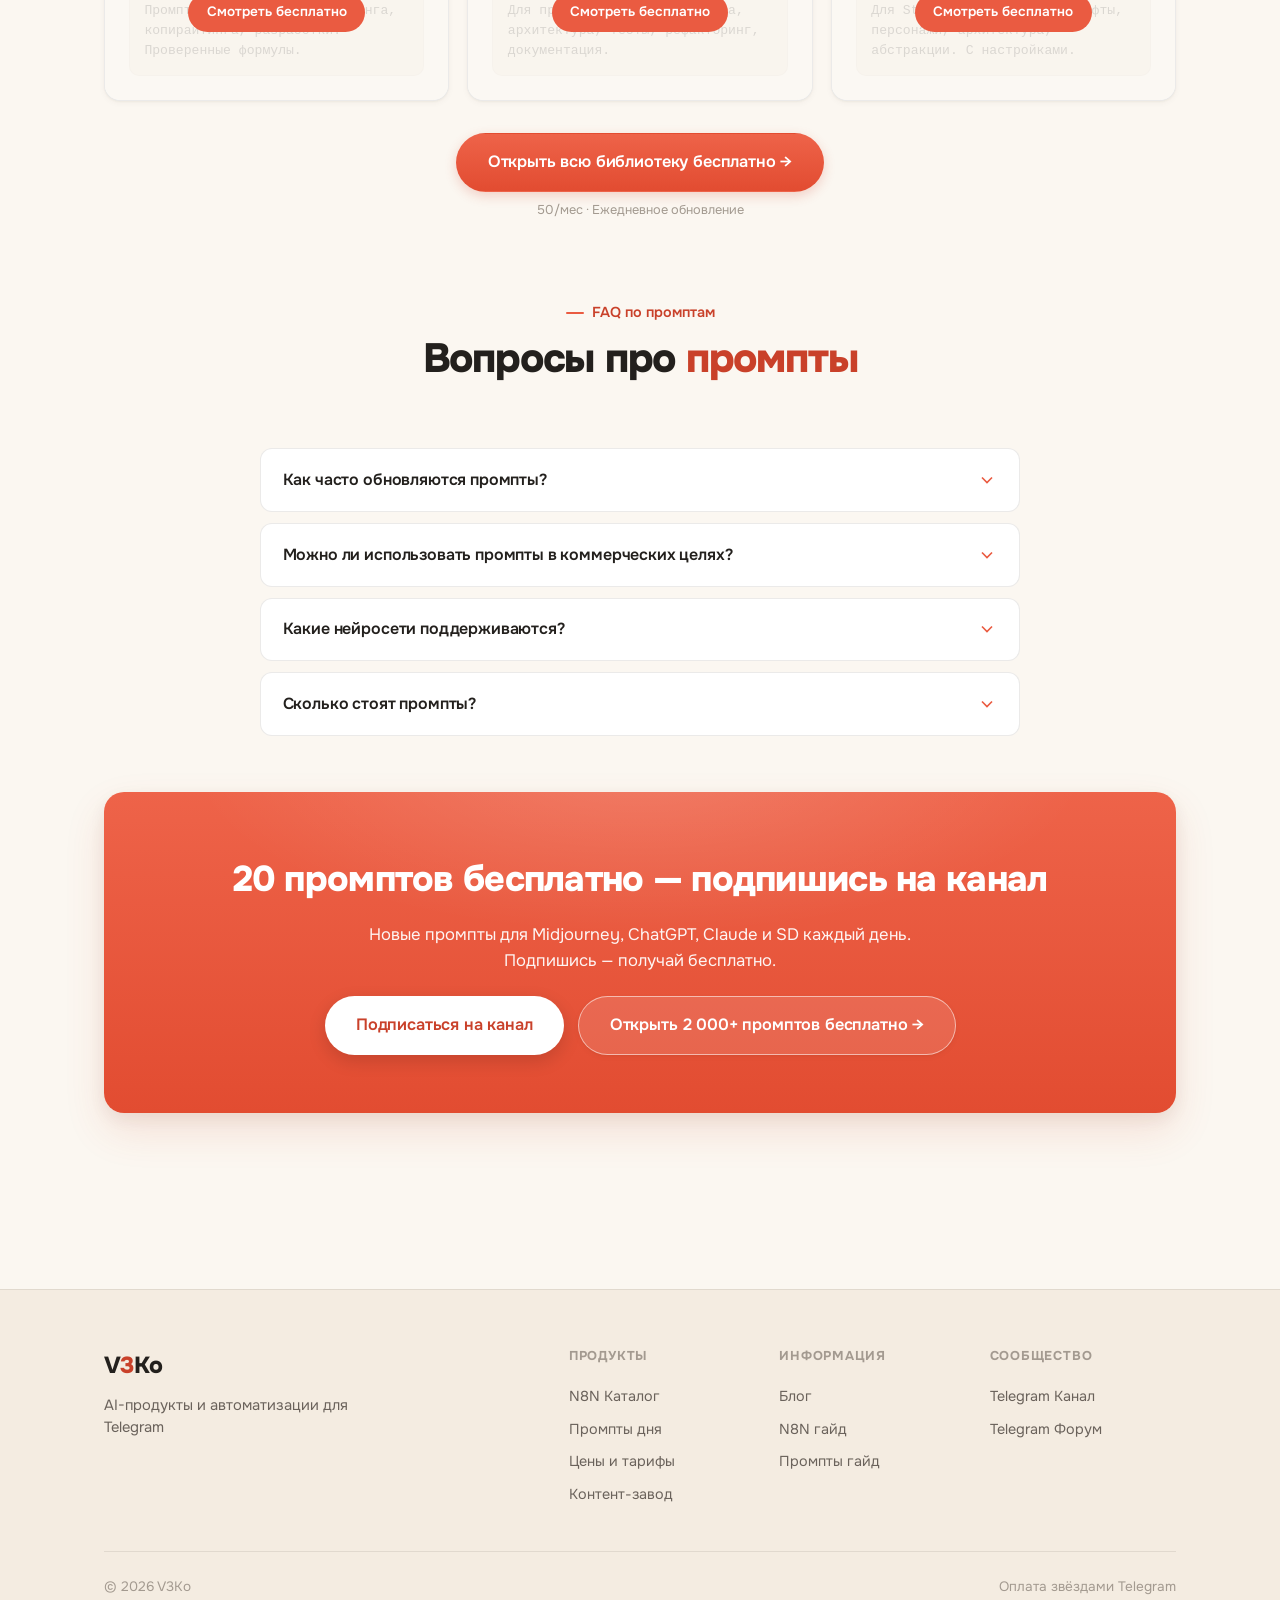
<file: prompts/index.html>
<!DOCTYPE html>
<html lang="ru">
<head>
  <meta charset="UTF-8">
  <meta name="viewport" content="width=device-width, initial-scale=1.0">
  <title>Промпты для Midjourney, ChatGPT, Claude и SD — 2 000+ бесплатно | V3Ko</title>
  <meta name="description" content="Ежедневные промпты для нейросетей: готовые запросы для Midjourney v6, ChatGPT, Claude 3.5 и Stable Diffusion — бесплатно. Категории: AI-картинки, тексты, код, бизнес.">
  <meta property="og:title" content="Промпты для Midjourney, ChatGPT, Claude и SD — 2 000+ бесплатно">
  <meta property="og:description" content="2 000+ промптов для Midjourney, ChatGPT, Claude и Stable Diffusion — бесплатно. Ежедневное обновление.">
  <meta property="og:image" content="https://v3ko.ru/public/og-image.png">
  <meta property="og:url" content="https://v3ko.ru/prompts/">
  <meta property="og:type" content="website">
  <link rel="canonical" href="https://v3ko.ru/prompts/">
  <link rel="icon" type="image/svg+xml" href="/public/favicon.svg">
  <link rel="stylesheet" href="/css/style.css?v=20260716">
  <script type="application/ld+json">{
    "@context": "https://schema.org",
    "@type": "CollectionPage",
    "name": "Ежедневные промпты V3Ko",
    "description": "2 000+ бесплатных промптов для нейросетей"
  }</script>
  <!-- Yandex.Metrika counter -->
  <script type="text/javascript">
  (function(m,e,t,r,i,k,a){m[i]=m[i]||function(){(m[i].a=m[i].a||[]).push(arguments)};
  m[i].l=1*new Date();k=e.createElement(t),a=e.getElementsByTagName(t)[0],k.async=1,k.src=r,a.parentNode.insertBefore(k,a)})
  (window,document,'script','https://mc.yandex.ru/metrika/tag.js?id=110451940','ym');
  ym(110451940,'init',{clickmap:true,trackLinks:true,accurateTrackBounce:true});
  </script>
  <noscript><div><img src="https://mc.yandex.ru/watch/110451940" style="position:absolute;left:-9999px" alt=""></div></noscript>
  <!-- /Yandex.Metrika counter -->
  <script type="application/ld+json">{
    "@context": "https://schema.org",
    "@type": "FAQPage",
    "mainEntity": [
      {"@type":"Question","name":"Как часто обновляются промпты?","acceptedAnswer":{"@type":"Answer","text":"Каждый день в 09:00 по МСК — новые промпты для Midjourney, ChatGPT, Claude и Stable Diffusion. Свежие подборки выходят в канале @ai_vmasterke, а вся библиотека — более 2 000 промптов — бесплатно доступна на prompts.v3ko.ru."}},
      {"@type":"Question","name":"Можно ли использовать промпты в коммерческих целях?","acceptedAnswer":{"@type":"Answer","text":"Да, все промпты можно свободно использовать в любых проектах, включая коммерческие. Никаких ограничений."}},
      {"@type":"Question","name":"Какие нейросети поддерживаются?","acceptedAnswer":{"@type":"Answer","text":"Midjourney (v5–v6), ChatGPT / GPT-4, Claude 3/3.5, Stable Diffusion (XL, 3), DALL-E 3, а также Gemini, YandexART и другие. Каждый промпт размечен под конкретную модель."}},
      {"@type":"Question","name":"Сколько стоят промпты?","acceptedAnswer":{"@type":"Answer","text":"Промпты бесплатны. Полная библиотека с поиском и категориями доступна на prompts.v3ko.ru."}}
    ]
  }</script>
</head>
<body>

<!-- ====== NAVBAR ====== -->
<nav class="navbar" id="navbar">
  <div class="nv">
    <a href="/" class="logo">V<span>3</span>Ko</a>
    <div class="nl">
      <a href="/">Главная</a>
      <a href="/n8n/">N8N</a>
      <a href="/prompts/" class="active">Промпты</a>
      <a href="/zavod/">Контент-завод</a>
      <a href="/pricing/">Цены</a>
      <a href="/blog/">Блог</a>
      <a href="https://t.me/ai_vmasterke">Канал</a>
      <a href="https://prompts.v3ko.ru" class="nav-cta">Начать</a>
    </div>
    <button class="nt" id="nt" aria-label="Меню"><span></span><span></span><span></span></button>
  </div>
</nav>

<!-- ====== PAGE HEADER (full background) ====== -->
<section class="page-header">
  <div class="page-header-bg" role="img" aria-label="Промпты для нейросетей AI генерация" style="background-image:url('/public/hero-prompts.jpg')"></div>
  <div class="page-header-overlay"></div>
  <div class="hero-bg-grid"></div>
  <div class="h-c">
    <div class="page-breadcrumb">
      <a href="/">Главная</a><span class="sep">/</span><span>Промпты</span>
    </div>
    <h1>Промпты для <span class="gradient-text">нейросетей</span></h1>
    <p>Готовые промпты для Midjourney v6, ChatGPT, Claude 3.5, Stable Diffusion. Создавай AI-картинки, пиши тексты, генерируй код и автоматизируй бизнес-задачи. Более 2 000 промптов с поиском и категориями — полностью бесплатно.</p>
  </div>
</section>

<section class="sec" style="padding-top:0">
  <div class="container">

    <!-- Guide intro -->
    <div class="n8n-intro reveal">
      <h3>Что такое промпты и как их правильно писать?</h3>
      <p><strong>Промпт</strong> — это текстовый запрос к нейросети. От того, как ты сформулируешь запрос, напрямую зависит качество результата. Хороший промпт — это чёткая инструкция на естественном языке, которая описывает что, как и в каком стиле нужно сделать.</p>
      <p>В нашем каталоге собраны <strong>более 2 000 проверенных промптов</strong> для четырёх популярных нейросетей. Каждый промпт протестирован и даёт предсказуемый результат. Мы разбили их по категориям: Midjourney для генерации AI-картинок, ChatGPT для текстов и кода, Claude для программирования и Stable Diffusion для фотореалистичных изображений.</p>
      <p>20 популярных промптов — прямо на этой странице, а полная библиотека из 2 000+ промптов бесплатно доступна на <a href="https://prompts.v3ko.ru"><strong>prompts.v3ko.ru</strong></a>. Подробнее — <a href="/blog/prompty-dlya-neyrosetey.html">в нашем гайде по промптам</a>.</p>
    </div>

    <!-- Free lead for prompts -->
    <div class="reveal" style="text-align:center;margin:2rem 0;padding:2rem;border:2px solid var(--cyan);border-radius:16px;background:rgba(0,212,255,0.04)">
      <h3 style="font-size:1.5rem;margin-bottom:.5rem"> 20 промптов бесплатно</h3>
      <p style="color:var(--text2);margin-bottom:1.5rem">Прокрути вниз — 20 готовых промптов для Midjourney, ChatGPT, Claude и SD уже ждут.<br>Подпишись на канал — получай новые промпты каждый день бесплатно.</p>
      <a href="https://t.me/ai_vmasterke" class="btn btn-p"> Подписаться на канал →</a>
      <a href="#promptGrid" class="btn btn-s"> Смотреть бесплатные промпты</a>
    </div>

    <!-- Search -->
    <div class="reveal">
      <div class="search-box">
        <input type="text" id="promptSearch" placeholder="Поиск промптов... (например: midjourney, код, бизнес)">
      </div>
    </div>

    <!-- Category filter -->
    <div class="nav-tabs reveal" id="promptTabs">
      <button class="active" data-pcat="all">Все</button>
      <button data-pcat="mj"> Midjourney</button>
      <button data-pcat="gpt"> ChatGPT</button>
      <button data-pcat="claude"> Claude</button>
      <button data-pcat="sd"> Stable Diffusion</button>
    </div>

    <!-- Free prompts -->
    <div class="p-grid reveal" id="promptGrid">
      <div class="p-card" data-pcat="mj"><span class="cat"> Midjourney</span><strong>Viking ship fog</strong><code>Viking longship emerging from thick fog, photorealistic, dramatic lighting, cinematic, 8k --ar 16:9</code></div>
      <div class="p-card" data-pcat="mj"><span class="cat"> Midjourney</span><strong>Neon city rain</strong><code>Cyberpunk street at night with neon signs, heavy rain reflections, futuristic cars, volumetric lighting --ar 16:9 --v 6</code></div>
      <div class="p-card" data-pcat="mj"><span class="cat"> Midjourney</span><strong>Glass architecture</strong><code>Futuristic glass building in biophilic design, hanging gardens, transparent walls, tropical plants --ar 4:3</code></div>
      <div class="p-card" data-pcat="mj"><span class="cat"> Midjourney</span><strong>Desert oasis</strong><code>Luxurious oasis in vast desert, crystal clear water, palm trees at sunset, ultra detailed, golden hour lighting --ar 16:9</code></div>
      <div class="p-card" data-pcat="mj"><span class="cat"> Midjourney</span><strong>Steampunk airship</strong><code>Giant steampunk airship floating above victorian london, brass propellers, hot air balloons, dramatic clouds --ar 16:9</code></div>
      <div class="p-card" data-pcat="gpt"><span class="cat"> ChatGPT</span><strong>Email sequence</strong><code>Напиши welcome-серию из 3 писем для нового клиента. Тон: дружеский, профессиональный. Продукт: AI-сервис автоматизации.</code></div>
      <div class="p-card" data-pcat="gpt"><span class="cat"> ChatGPT</span><strong>Product description</strong><code>Напиши продающее описание для товара. Выдели 3 выгоды, формула "Проблема→Решение→Результат". 150-200 слов.</code></div>
      <div class="p-card" data-pcat="gpt"><span class="cat"> ChatGPT</span><strong>Social media plan</strong><code>Составь контент-план на месяц для Instagram. Ниша: AI технологии. 4 поста в неделю. Формат: тема, описание, хештеги.</code></div>
      <div class="p-card" data-pcat="gpt"><span class="cat"> ChatGPT</span><strong>FAQ generator</strong><code>Создай FAQ-раздел для сайта по теме [тема]. 10 вопросов с развёрнутыми ответами. Структура: вопрос → ответ → ссылка.</code></div>
      <div class="p-card" data-pcat="gpt"><span class="cat"> ChatGPT</span><strong>Meeting summary</strong><code>Суммируй встречу в 3-5 пунктах. Формат: "Решение", "Шаги", "Дедлайн". Тон: деловой, чёткий.</code></div>
      <div class="p-card" data-pcat="claude"><span class="cat"> Claude</span><strong>Codebase overview</strong><code>Give me an overview of this codebase: architecture, key directories, dependencies, and data flow.</code></div>
      <div class="p-card" data-pcat="claude"><span class="cat"> Claude</span><strong>Architecture plan</strong><code>Plan the architecture for [feature]. Include: data model, API endpoints, component tree, error handling.</code></div>
      <div class="p-card" data-pcat="claude"><span class="cat"> Claude</span><strong>Code review guide</strong><code>Review this PR. Check: logic errors, edge cases, performance issues, security vulnerabilities, code style.</code></div>
      <div class="p-card" data-pcat="claude"><span class="cat"> Claude</span><strong>Testing strategy</strong><code>Write unit tests for [module]. Cover: happy path, edge cases, error states. Use [framework].</code></div>
      <div class="p-card" data-pcat="sd"><span class="cat"> SD</span><strong>Mountain landscape</strong><code>Majestic mountain peak at golden hour, clouds swirling around summit, alpine lake reflection, photorealistic</code></div>
      <div class="p-card" data-pcat="sd"><span class="cat"> SD</span><strong>Fantasy castle</strong><code>Floating castle in the sky with waterfalls, magical glowing crystals, dragons circling, epic fantasy style</code></div>
      <div class="p-card" data-pcat="sd"><span class="cat"> SD</span><strong>Underwater city</strong><code>Atlantis style underwater city with glowing domes, bioluminescent creatures, ancient ruins, coral architecture, cinematic</code></div>
      <div class="p-card" data-pcat="sd"><span class="cat"> SD</span><strong>Cyberpunk market</strong><code>Busy cyberpunk night market, neon signs, holographic ads, diverse crowd, rain soaked streets, detailed</code></div>
      <div class="p-card" data-pcat="sd"><span class="cat"> SD</span><strong>Autumn forest</strong><code>Path through autumn forest, golden and red leaves, soft sunlight filtering through trees, misty morning, peaceful</code></div>
      <div class="p-card" data-pcat="sd"><span class="cat"> SD</span><strong>Space station</strong><code>Massive space station orbiting ringed planet, starfield background, solar panels, realistic texture, cosmic scale</code></div>
      
      <!-- Paywalled -->
      <div class="p-card premium" data-pcat="mj">
        <span class="cat"> Midjourney</span><strong>+80 Midjourney промптов</strong><code>Эксклюзивные промпты для Midjourney v6: архитектура, портреты, фэнтези, sci-fi. Ежедневное обновление.</code>
        <div class="lock"><div class="lock-inner"><span style="font-size:2rem;display:block;margin-bottom:.3rem"></span><p>Ещё сотни промптов</p><a href="https://prompts.v3ko.ru" target="_blank">Смотреть бесплатно</a></div></div>
      </div>
      <div class="p-card premium" data-pcat="gpt">
        <span class="cat"> ChatGPT</span><strong>+60 ChatGPT промптов</strong><code>Промпты для бизнеса, маркетинга, копирайтинга, разработки. Проверенные формулы.</code>
        <div class="lock"><div class="lock-inner"><span style="font-size:2rem;display:block;margin-bottom:.3rem"></span><p>Ещё сотни промптов</p><a href="https://prompts.v3ko.ru" target="_blank">Смотреть бесплатно</a></div></div>
      </div>
      <div class="p-card premium" data-pcat="claude">
        <span class="cat"> Claude</span><strong>+50 Claude промптов</strong><code>Для программистов: ревью кода, архитектура, тесты, рефакторинг, документация.</code>
        <div class="lock"><div class="lock-inner"><span style="font-size:2rem;display:block;margin-bottom:.3rem"></span><p>Ещё сотни промптов</p><a href="https://prompts.v3ko.ru" target="_blank">Смотреть бесплатно</a></div></div>
      </div>
      <div class="p-card premium" data-pcat="sd">
        <span class="cat"> SD</span><strong>+56 SD промптов</strong><code>Для Stable Diffusion: ландшафты, персонажи, архитектура, абстракции. С настройками.</code>
        <div class="lock"><div class="lock-inner"><span style="font-size:2rem;display:block;margin-bottom:.3rem"></span><p>Ещё сотни промптов</p><a href="https://prompts.v3ko.ru" target="_blank">Смотреть бесплатно</a></div></div>
      </div>
    </div>

    <div class="reveal" style="text-align:center;margin-top:2rem">
      <a href="https://prompts.v3ko.ru" class="btn btn-p btn-l">Открыть всю библиотеку бесплатно →</a>
      <p style="color:var(--text3);font-size:.8rem;margin-top:.5rem"> 50/мес · Ежедневное обновление</p>
    </div>

    <!-- Prompts FAQ -->
    <div class="sh reveal" style="margin-top:5rem">
      <span class="sl">FAQ по промптам</span>
      <h2 class="st">Вопросы про <span class="gradient-text">промпты</span></h2>
    </div>
    <div class="fq-l reveal">
      <details class="fq-i">
        <summary><span class="fq-q">Как часто обновляются промпты?</span><span class="fq-c"><svg width="20" height="20" viewBox="0 0 24 24" fill="none" stroke="currentColor" stroke-width="2"><polyline points="6 9 12 15 18 9"/></svg></span></summary>
        <div class="fq-a"><p>Каждый день в 09:00 по МСК — новые промпты для Midjourney, ChatGPT, Claude и Stable Diffusion. Свежие подборки выходят в канале @ai_vmasterke, а вся библиотека — более 2 000 промптов — бесплатно доступна на prompts.v3ko.ru.</p></div>
      </details>
      <details class="fq-i">
        <summary><span class="fq-q">Можно ли использовать промпты в коммерческих целях?</span><span class="fq-c"><svg width="20" height="20" viewBox="0 0 24 24" fill="none" stroke="currentColor" stroke-width="2"><polyline points="6 9 12 15 18 9"/></svg></span></summary>
        <div class="fq-a"><p>Да, все промпты можно свободно использовать в любых проектах, включая коммерческие. Никаких ограничений.</p></div>
      </details>
      <details class="fq-i">
        <summary><span class="fq-q">Какие нейросети поддерживаются?</span><span class="fq-c"><svg width="20" height="20" viewBox="0 0 24 24" fill="none" stroke="currentColor" stroke-width="2"><polyline points="6 9 12 15 18 9"/></svg></span></summary>
        <div class="fq-a"><p>Midjourney (v5–v6), ChatGPT / GPT-4, Claude 3/3.5, Stable Diffusion (XL, 3), DALL-E 3, а также Gemini, YandexART и другие. Каждый промпт размечен под конкретную модель.</p></div>
      </details>
      <details class="fq-i">
        <summary><span class="fq-q">Сколько стоят промпты?</span><span class="fq-c"><svg width="20" height="20" viewBox="0 0 24 24" fill="none" stroke="currentColor" stroke-width="2"><polyline points="6 9 12 15 18 9"/></svg></span></summary>
        <div class="fq-a"><p>Промпты бесплатны. Полная библиотека с поиском и категориями — на <a href="https://prompts.v3ko.ru">prompts.v3ko.ru</a>.</p></div>
      </details>
    </div>

    <!-- CTA -->
    <div class="cta-sec reveal">
      <div class="cta-c">
        <div class="cta-g"></div>
        <div class="cta-z">
          <h2 class="cta-t"> 20 промптов бесплатно — подпишись на канал</h2>
          <p class="cta-d">Новые промпты для Midjourney, ChatGPT, Claude и SD каждый день. Подпишись — получай бесплатно.</p>
          <div class="cta-ac">
            <a href="https://t.me/ai_vmasterke" class="btn btn-p btn-l"> Подписаться на канал</a>
            <a href="https://prompts.v3ko.ru" class="btn btn-s btn-l">Открыть 2 000+ промптов бесплатно →</a>
          </div>
        </div>
      </div>
    </div>
  </div>
</section>

<!-- ====== FOOTER ====== -->
<footer class="ftr">
  <div class="container">
    <div class="ft">
      <div class="fb">
        <a href="/" class="fl">V<span style="color:var(--cyan)">3</span>Ko</a>
        <p class="fd2">AI-продукты и автоматизации для Telegram</p>
      </div>
      <div class="fl2">
        <div class="fc2">
          <h5>Продукты</h5>
          <a href="/n8n/">N8N Каталог</a>
          <a href="/prompts/">Промпты дня</a>
          <a href="/pricing/">Цены и тарифы</a>
          <a href="/zavod/">Контент-завод</a>
        </div>
        <div class="fc2">
          <h5>Информация</h5>
          <a href="/blog/">Блог</a>
          <a href="/blog/n8n-avtomatizacia-biznesa.html">N8N гайд</a>
          <a href="/blog/prompty-dlya-neyrosetey.html">Промпты гайд</a>
        </div>
        <div class="fc2">
          <h5>Сообщество</h5>
          <a href="https://t.me/ai_vmasterke">Telegram Канал</a>
          <a href="https://t.me/vmasterke">Telegram Форум</a>
        </div>
      </div>
    </div>
    <div class="fb2">
      <span>© 2026 V3Ko</span>
      <span>Оплата звёздами Telegram</span>
    </div>
  </div>
</footer>

<script>
// Mobile nav
document.getElementById('nt').addEventListener('click', function(){
  document.querySelector('.nl').classList.toggle('active');
  this.classList.toggle('active');
});
document.querySelectorAll('.nl a').forEach(l => l.addEventListener('click', () => {
  document.querySelector('.nl').classList.remove('active');
  document.getElementById('nt').classList.remove('active');
}));

// Scroll reveal
const rv = new IntersectionObserver(e => {
  e.forEach(e => { if (e.isIntersecting) { let t = parseInt(e.target.dataset.delay) || 0; e.target.style.transitionDelay = t * .15 + 's'; e.target.classList.add('revealed'); rv.unobserve(e.target); } });
}, { threshold: .1 });
document.querySelectorAll('.reveal').forEach(e => rv.observe(e));

// Navbar scroll
window.addEventListener('scroll', () => { document.getElementById('navbar').classList.toggle('scrolled', window.pageYOffset > 50); });

// Prompt category filter
document.querySelectorAll('#promptTabs button').forEach(btn => {
  btn.addEventListener('click', function() {
    document.querySelectorAll('#promptTabs button').forEach(b => b.classList.remove('active'));
    this.classList.add('active');
    let cat = this.dataset.pcat;
    document.querySelectorAll('#promptGrid .p-card').forEach(card => {
      if (cat === 'all') { card.style.display = ''; } else {
        card.style.display = card.dataset.pcat === cat ? '' : 'none';
      }
    });
  });
});

// Prompt search
document.getElementById('promptSearch').addEventListener('input', function() {
  let q = this.value.toLowerCase();
  document.querySelectorAll('#promptGrid .p-card').forEach(card => {
    card.style.display = q === '' || card.textContent.toLowerCase().includes(q) ? '' : 'none';
  });
});
</script>
</body>
</html>
</file>
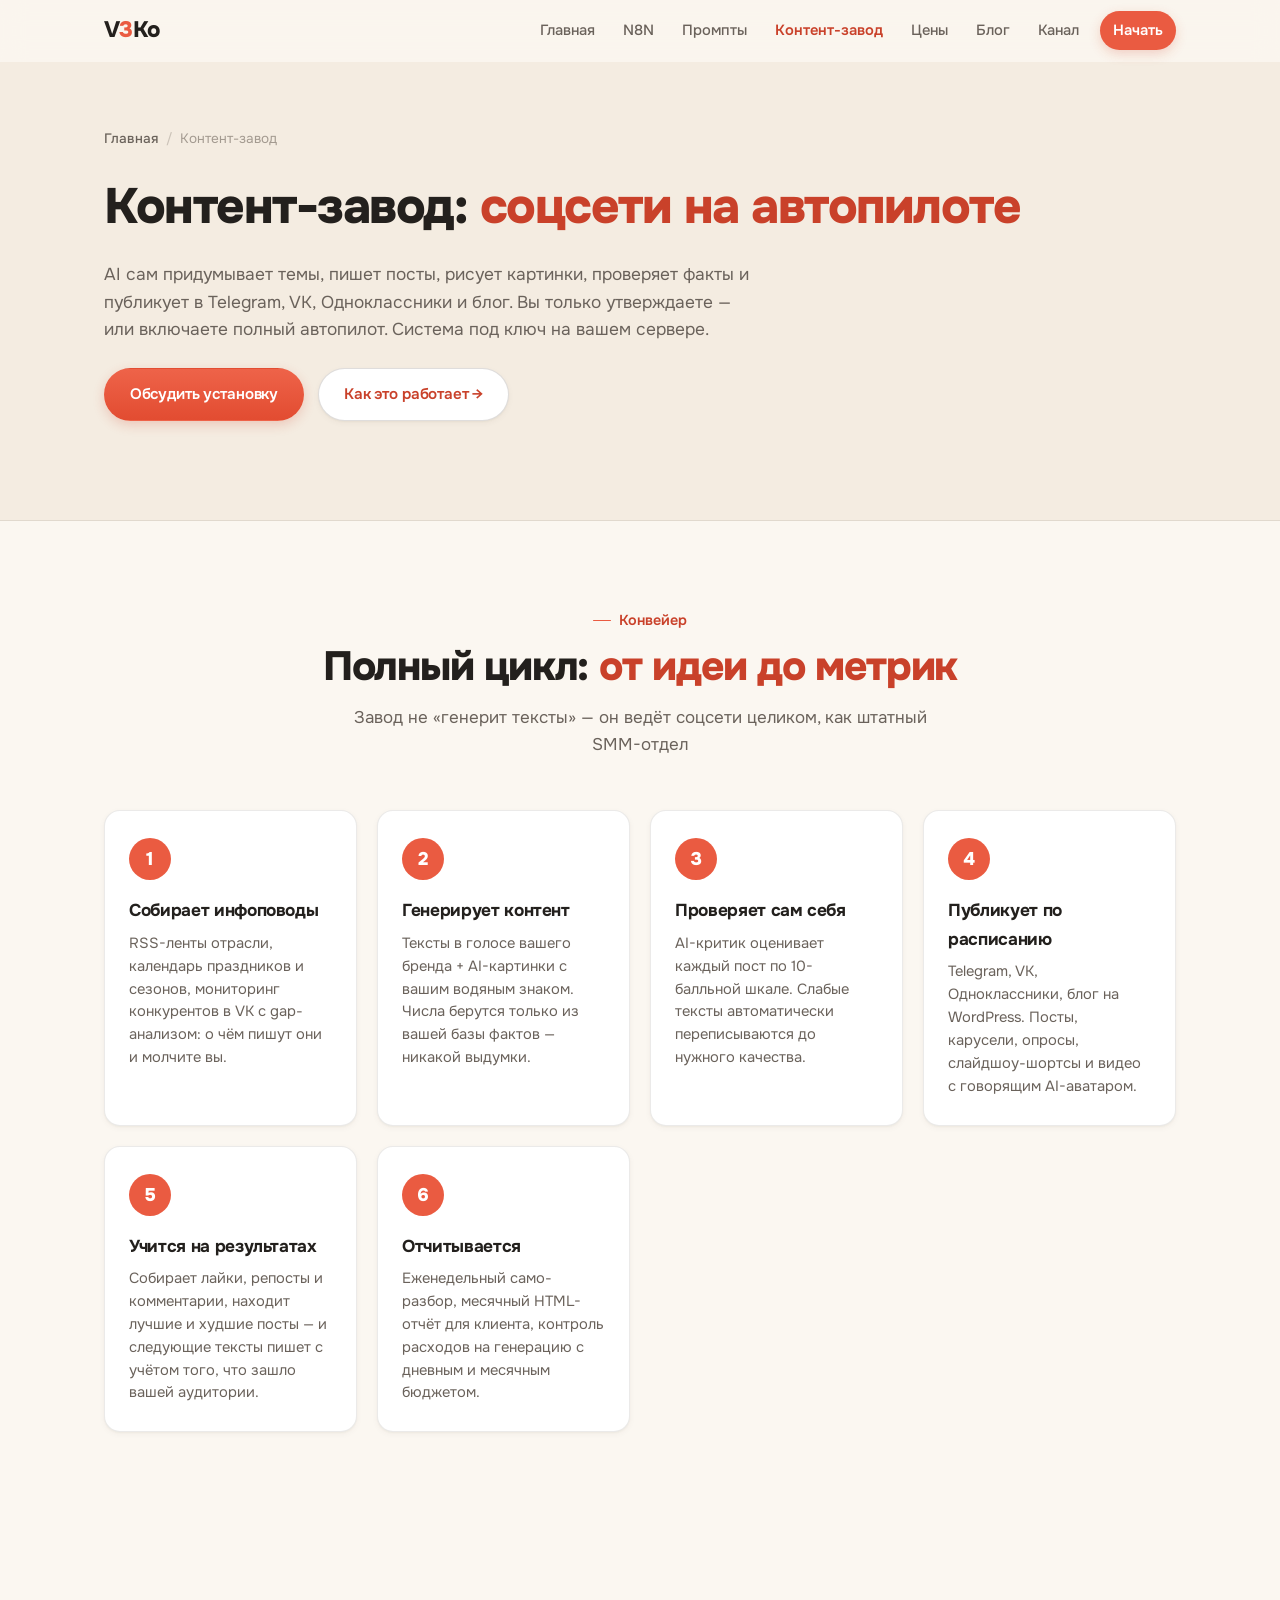
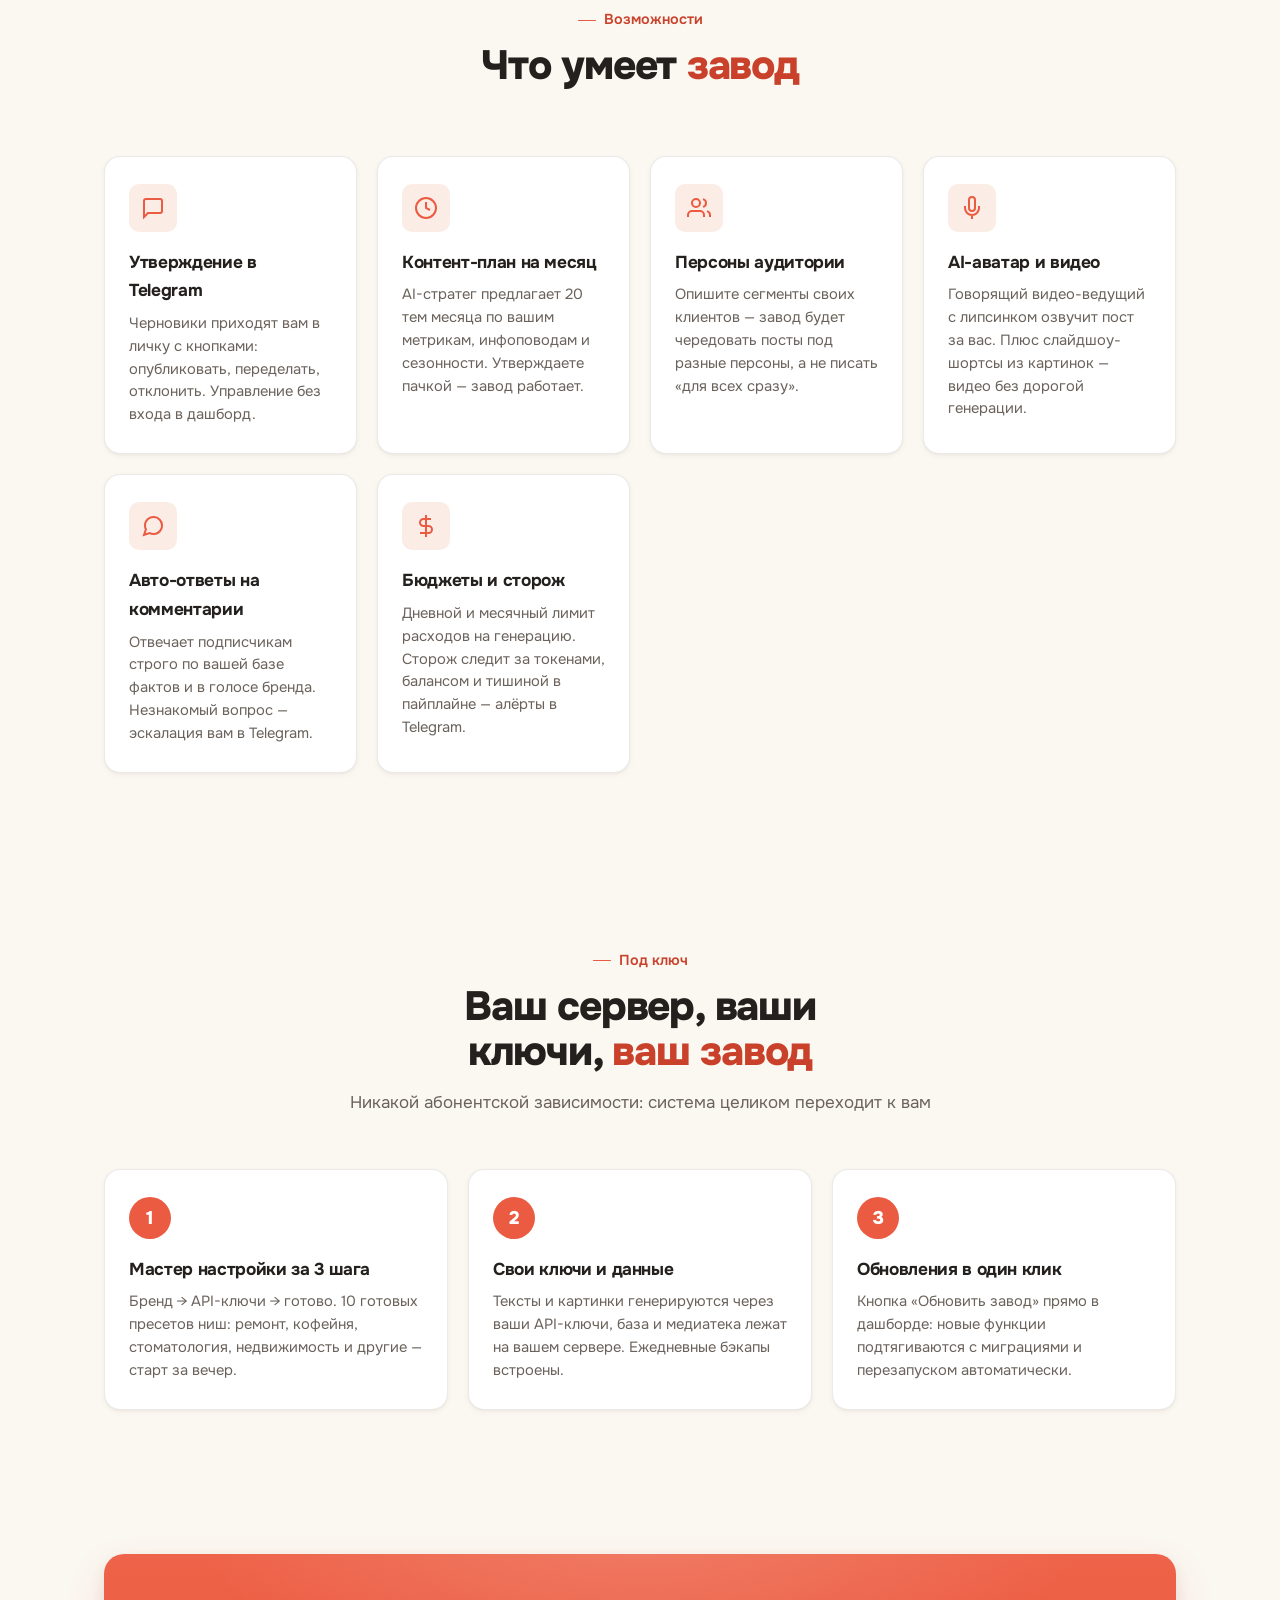
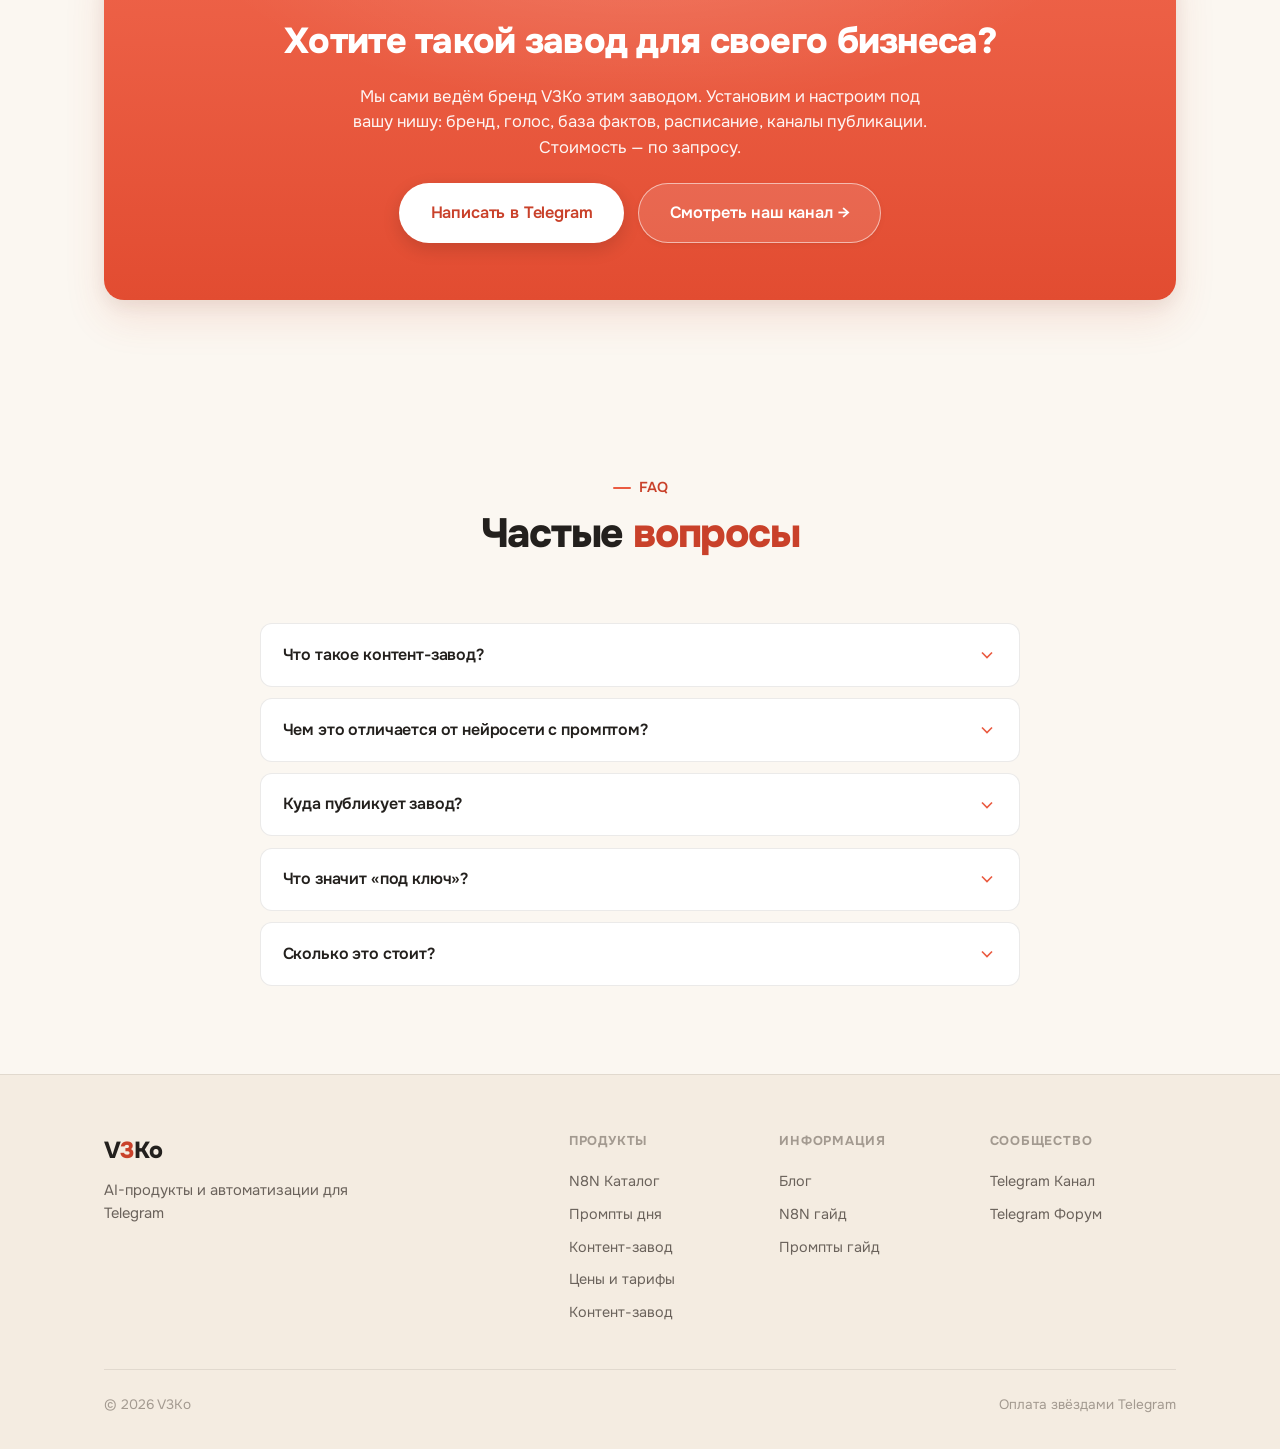
<file: zavod/index.html>
<!DOCTYPE html>
<html lang="ru">
<head>
  <meta charset="UTF-8">
  <meta name="viewport" content="width=device-width, initial-scale=1.0">
  <title>Контент-завод — автопилот для соцсетей бизнеса | V3Ko</title>
  <meta name="description" content="Контент-завод V3Ko — система автоматического ведения соцсетей под ключ: AI генерирует посты и картинки, проверяет факты, публикует в Telegram, VK, Одноклассники и блог. Метрики, обучение на результатах, отчёты клиенту.">
  <meta name="keywords" content="автоматическое ведение соцсетей, AI контент, генерация постов, SMM автоматизация, контент завод, V3Ko">
  <meta property="og:title" content="Контент-завод — автопилот для соцсетей бизнеса">
  <meta property="og:description" content="AI генерирует посты и картинки, проверяет факты и публикует в Telegram, VK, ОК и блог. Система под ключ на вашем сервере с вашими ключами.">
  <meta property="og:image" content="https://v3ko.ru/public/og-image.png">
  <meta property="og:url" content="https://v3ko.ru/zavod/">
  <meta property="og:type" content="website">
  <link rel="canonical" href="https://v3ko.ru/zavod/">
  <link rel="icon" type="image/svg+xml" href="/public/favicon.svg">
  <link rel="stylesheet" href="/css/style.css?v=20260716">
  <script type="application/ld+json">{
    "@context": "https://schema.org",
    "@type": "Product",
    "name": "Контент-завод V3Ko",
    "description": "Система автоматического ведения соцсетей под ключ: генерация, проверка и публикация контента с обучением на метриках",
    "brand": {"@type": "Brand", "name": "V3Ko"}
  }</script>
  <!-- Yandex.Metrika counter -->
  <script type="text/javascript">
  (function(m,e,t,r,i,k,a){m[i]=m[i]||function(){(m[i].a=m[i].a||[]).push(arguments)};
  m[i].l=1*new Date();k=e.createElement(t),a=e.getElementsByTagName(t)[0],k.async=1,k.src=r,a.parentNode.insertBefore(k,a)})
  (window,document,'script','https://mc.yandex.ru/metrika/tag.js?id=110451940','ym');
  ym(110451940,'init',{clickmap:true,trackLinks:true,accurateTrackBounce:true});
  </script>
  <noscript><div><img src="https://mc.yandex.ru/watch/110451940" style="position:absolute;left:-9999px" alt=""></div></noscript>
  <!-- /Yandex.Metrika counter -->
  <script type="application/ld+json">{
    "@context": "https://schema.org",
    "@type": "FAQPage",
    "mainEntity": [
      {"@type":"Question","name":"Что такое контент-завод?","acceptedAnswer":{"@type":"Answer","text":"Это система, которая сама ведёт соцсети бизнеса: собирает инфоповоды, генерирует тексты и картинки с помощью AI, проверяет факты, показывает вам черновик на утверждение и публикует в Telegram, VK, Одноклассники и блог на сайте. Затем собирает метрики и учится на лучших постах."}},
      {"@type":"Question","name":"Чем это отличается от нейросети с промптом?","acceptedAnswer":{"@type":"Answer","text":"Завод — это полный цикл, а не разовая генерация: расписание публикаций, база фактов вашего бизнеса (никаких выдуманных цифр), голос бренда, ротация форматов, AI-контроль качества с оценкой каждого поста, публикация по каналам, сбор метрик и обучение на результатах."}},
      {"@type":"Question","name":"Куда публикует завод?","acceptedAnswer":{"@type":"Answer","text":"Telegram-канал, VK, Одноклассники и блог на WordPress. Поддерживаются карусели из нескольких фото, опросы, слайдшоу-видео для шортсов и видео с говорящим AI-аватаром."}},
      {"@type":"Question","name":"Что значит «под ключ»?","acceptedAnswer":{"@type":"Answer","text":"Вы получаете завод целиком на своём сервере со своими API-ключами — никакой абонентской зависимости от нас. Мастер настройки за 3 шага, 10 готовых нишевых пресетов, кнопка обновления из дашборда."}},
      {"@type":"Question","name":"Сколько это стоит?","acceptedAnswer":{"@type":"Answer","text":"Стоимость установки под ключ — по запросу, напишите нам в Telegram. Расходы на генерацию контролируются встроенными дневным и месячным бюджетами."}}
    ]
  }</script>
</head>
<body>

<!-- ====== NAVBAR ====== -->
<nav class="navbar" id="navbar">
  <div class="nv">
    <a href="/" class="logo">V<span>3</span>Ko</a>
    <div class="nl">
      <a href="/">Главная</a>
      <a href="/n8n/">N8N</a>
      <a href="/prompts/">Промпты</a>
      <a href="/zavod/" class="active">Контент-завод</a>
      <a href="/pricing/">Цены</a>
      <a href="/blog/">Блог</a>
      <a href="https://t.me/ai_vmasterke">Канал</a>
      <a href="https://prompts.v3ko.ru" class="nav-cta">Начать</a>
    </div>
    <button class="nt" id="nt" aria-label="Меню"><span></span><span></span><span></span></button>
  </div>
</nav>

<!-- ====== PAGE HEADER ====== -->
<section class="page-header">
  <div class="page-header-bg" role="img" aria-label="Контент-завод — автоматическое ведение соцсетей" style="background-image:url('/public/hero-main.jpg')"></div>
  <div class="page-header-overlay"></div>
  <div class="hero-bg-grid"></div>
  <div class="h-c">
    <div class="page-breadcrumb">
      <a href="/">Главная</a><span class="sep">/</span><span>Контент-завод</span>
    </div>
    <h1>Контент-завод: <span class="gradient-text">соцсети на автопилоте</span></h1>
    <p>AI сам придумывает темы, пишет посты, рисует картинки, проверяет факты и публикует в Telegram, VK, Одноклассники и блог. Вы только утверждаете — или включаете полный автопилот. Система под ключ на вашем сервере.</p>
    <div class="h-a" style="margin-top:1.5rem">
      <a href="https://t.me/vmasterke" class="btn btn-p"> Обсудить установку</a>
      <a href="#how" class="btn btn-s">Как это работает →</a>
    </div>
  </div>
</section>

<!-- ====== PIPELINE ====== -->
<section class="sec" id="how">
  <div class="container">
    <div class="sh reveal">
      <span class="sl">Конвейер</span>
      <h2 class="st">Полный цикл: <span class="gradient-text">от идеи до метрик</span></h2>
      <p class="sd">Завод не «генерит тексты» — он ведёт соцсети целиком, как штатный SMM-отдел</p>
    </div>
    <div class="fg">
      <div class="fc reveal">
        <div class="step-n">1</div>
        <h4 class="ft">Собирает инфоповоды</h4>
        <p class="fd">RSS-ленты отрасли, календарь праздников и сезонов, мониторинг конкурентов в VK с gap-анализом: о чём пишут они и молчите вы.</p>
      </div>
      <div class="fc reveal">
        <div class="step-n">2</div>
        <h4 class="ft">Генерирует контент</h4>
        <p class="fd">Тексты в голосе вашего бренда + AI-картинки с вашим водяным знаком. Числа берутся только из вашей базы фактов — никакой выдумки.</p>
      </div>
      <div class="fc reveal">
        <div class="step-n">3</div>
        <h4 class="ft">Проверяет сам себя</h4>
        <p class="fd">AI-критик оценивает каждый пост по 10-балльной шкале. Слабые тексты автоматически переписываются до нужного качества.</p>
      </div>
      <div class="fc reveal">
        <div class="step-n">4</div>
        <h4 class="ft">Публикует по расписанию</h4>
        <p class="fd">Telegram, VK, Одноклассники, блог на WordPress. Посты, карусели, опросы, слайдшоу-шортсы и видео с говорящим AI-аватаром.</p>
      </div>
      <div class="fc reveal">
        <div class="step-n">5</div>
        <h4 class="ft">Учится на результатах</h4>
        <p class="fd">Собирает лайки, репосты и комментарии, находит лучшие и худшие посты — и следующие тексты пишет с учётом того, что зашло вашей аудитории.</p>
      </div>
      <div class="fc reveal">
        <div class="step-n">6</div>
        <h4 class="ft">Отчитывается</h4>
        <p class="fd">Еженедельный само-разбор, месячный HTML-отчёт для клиента, контроль расходов на генерацию с дневным и месячным бюджетом.</p>
      </div>
    </div>
  </div>
</section>

<!-- ====== FEATURES ====== -->
<section class="sec" id="features">
  <div class="container">
    <div class="sh reveal">
      <span class="sl">Возможности</span>
      <h2 class="st">Что умеет <span class="gradient-text">завод</span></h2>
    </div>
    <div class="fg">
      <div class="fc reveal">
        <div class="fiv fic-cyan"><svg width="24" height="24" viewBox="0 0 24 24" fill="none" stroke="currentColor" stroke-width="2"><path d="M21 15a2 2 0 01-2 2H7l-4 4V5a2 2 0 012-2h14a2 2 0 012 2z"/></svg></div>
        <h4 class="ft">Утверждение в Telegram</h4>
        <p class="fd">Черновики приходят вам в личку с кнопками: опубликовать, переделать, отклонить. Управление без входа в дашборд.</p>
      </div>
      <div class="fc reveal">
        <div class="fiv fic-gold"><svg width="24" height="24" viewBox="0 0 24 24" fill="none" stroke="currentColor" stroke-width="2"><circle cx="12" cy="12" r="10"/><path d="M12 6v6l4 2"/></svg></div>
        <h4 class="ft">Контент-план на месяц</h4>
        <p class="fd">AI-стратег предлагает 20 тем месяца по вашим метрикам, инфоповодам и сезонности. Утверждаете пачкой — завод работает.</p>
      </div>
      <div class="fc reveal">
        <div class="fiv fic-blue"><svg width="24" height="24" viewBox="0 0 24 24" fill="none" stroke="currentColor" stroke-width="2"><path d="M17 21v-2a4 4 0 00-4-4H5a4 4 0 00-4 4v2"/><circle cx="9" cy="7" r="4"/><path d="M23 21v-2a4 4 0 00-3-3.87M16 3.13a4 4 0 010 7.75"/></svg></div>
        <h4 class="ft">Персоны аудитории</h4>
        <p class="fd">Опишите сегменты своих клиентов — завод будет чередовать посты под разные персоны, а не писать «для всех сразу».</p>
      </div>
      <div class="fc reveal">
        <div class="fiv fic-purp"><svg width="24" height="24" viewBox="0 0 24 24" fill="none" stroke="currentColor" stroke-width="2"><path d="M12 1a3 3 0 00-3 3v8a3 3 0 006 0V4a3 3 0 00-3-3z"/><path d="M19 10v2a7 7 0 01-14 0v-2M12 19v4"/></svg></div>
        <h4 class="ft">AI-аватар и видео</h4>
        <p class="fd">Говорящий видео-ведущий с липсинком озвучит пост за вас. Плюс слайдшоу-шортсы из картинок — видео без дорогой генерации.</p>
      </div>
      <div class="fc reveal">
        <div class="fiv fic-cyan"><svg width="24" height="24" viewBox="0 0 24 24" fill="none" stroke="currentColor" stroke-width="2"><path d="M21 11.5a8.38 8.38 0 01-.9 3.8 8.5 8.5 0 01-7.6 4.7 8.38 8.38 0 01-3.8-.9L3 21l1.9-5.7a8.38 8.38 0 01-.9-3.8 8.5 8.5 0 014.7-7.6 8.38 8.38 0 013.8-.9h.5a8.48 8.48 0 018 8v.5z"/></svg></div>
        <h4 class="ft">Авто-ответы на комментарии</h4>
        <p class="fd">Отвечает подписчикам строго по вашей базе фактов и в голосе бренда. Незнакомый вопрос — эскалация вам в Telegram.</p>
      </div>
      <div class="fc reveal">
        <div class="fiv fic-gold"><svg width="24" height="24" viewBox="0 0 24 24" fill="none" stroke="currentColor" stroke-width="2"><line x1="12" y1="1" x2="12" y2="23"/><path d="M17 5H9.5a3.5 3.5 0 000 7h5a3.5 3.5 0 010 7H6"/></svg></div>
        <h4 class="ft">Бюджеты и сторож</h4>
        <p class="fd">Дневной и месячный лимит расходов на генерацию. Сторож следит за токенами, балансом и тишиной в пайплайне — алёрты в Telegram.</p>
      </div>
    </div>
  </div>
</section>

<!-- ====== TURNKEY ====== -->
<section class="sec" id="turnkey">
  <div class="container">
    <div class="sh reveal">
      <span class="sl">Под ключ</span>
      <h2 class="st">Ваш сервер, ваши ключи, <span class="gradient-text">ваш завод</span></h2>
      <p class="sd">Никакой абонентской зависимости: система целиком переходит к вам</p>
    </div>
    <div class="fg">
      <div class="fc reveal">
        <div class="step-n">1</div>
        <h4 class="ft">Мастер настройки за 3 шага</h4>
        <p class="fd">Бренд → API-ключи → готово. 10 готовых пресетов ниш: ремонт, кофейня, стоматология, недвижимость и другие — старт за вечер.</p>
      </div>
      <div class="fc reveal">
        <div class="step-n">2</div>
        <h4 class="ft">Свои ключи и данные</h4>
        <p class="fd">Тексты и картинки генерируются через ваши API-ключи, база и медиатека лежат на вашем сервере. Ежедневные бэкапы встроены.</p>
      </div>
      <div class="fc reveal">
        <div class="step-n">3</div>
        <h4 class="ft">Обновления в один клик</h4>
        <p class="fd">Кнопка «Обновить завод» прямо в дашборде: новые функции подтягиваются с миграциями и перезапуском автоматически.</p>
      </div>
    </div>
  </div>
</section>

<!-- ====== CTA ====== -->
<section class="cta-sec reveal">
  <div class="container">
    <div class="cta-c">
      <div class="cta-g"></div>
      <div class="cta-z">
        <h2 class="cta-t"> Хотите такой завод для своего бизнеса?</h2>
        <p class="cta-d">Мы сами ведём бренд V3Ko этим заводом. Установим и настроим под вашу нишу: бренд, голос, база фактов, расписание, каналы публикации. Стоимость — по запросу.</p>
        <div class="cta-ac">
          <a href="https://t.me/vmasterke" class="btn btn-p btn-l"> Написать в Telegram</a>
          <a href="https://t.me/ai_vmasterke" class="btn btn-s btn-l">Смотреть наш канал →</a>
        </div>
      </div>
    </div>
  </div>
</section>

<!-- ====== FAQ ====== -->
<section class="sec" id="faq">
  <div class="container">
    <div class="sh reveal">
      <span class="sl">FAQ</span>
      <h2 class="st">Частые <span class="gradient-text">вопросы</span></h2>
    </div>
    <div class="fq-l reveal">
      <details class="fq-i">
        <summary><span class="fq-q">Что такое контент-завод?</span><span class="fq-c"><svg width="20" height="20" viewBox="0 0 24 24" fill="none" stroke="currentColor" stroke-width="2"><polyline points="6 9 12 15 18 9"/></svg></span></summary>
        <div class="fq-a"><p>Это система, которая сама ведёт соцсети бизнеса: собирает инфоповоды, генерирует тексты и картинки с помощью AI, проверяет факты, показывает вам черновик на утверждение и публикует в Telegram, VK, Одноклассники и блог. Затем собирает метрики и учится на лучших постах.</p></div>
      </details>
      <details class="fq-i">
        <summary><span class="fq-q">Чем это отличается от нейросети с промптом?</span><span class="fq-c"><svg width="20" height="20" viewBox="0 0 24 24" fill="none" stroke="currentColor" stroke-width="2"><polyline points="6 9 12 15 18 9"/></svg></span></summary>
        <div class="fq-a"><p>Завод — это полный цикл, а не разовая генерация: расписание публикаций, база фактов вашего бизнеса (никаких выдуманных цифр), голос бренда, ротация форматов, AI-контроль качества с оценкой каждого поста, публикация по каналам, сбор метрик и обучение на результатах.</p></div>
      </details>
      <details class="fq-i">
        <summary><span class="fq-q">Куда публикует завод?</span><span class="fq-c"><svg width="20" height="20" viewBox="0 0 24 24" fill="none" stroke="currentColor" stroke-width="2"><polyline points="6 9 12 15 18 9"/></svg></span></summary>
        <div class="fq-a"><p>Telegram-канал, VK, Одноклассники и блог на WordPress. Поддерживаются карусели из нескольких фото, опросы, слайдшоу-видео для шортсов и видео с говорящим AI-аватаром.</p></div>
      </details>
      <details class="fq-i">
        <summary><span class="fq-q">Что значит «под ключ»?</span><span class="fq-c"><svg width="20" height="20" viewBox="0 0 24 24" fill="none" stroke="currentColor" stroke-width="2"><polyline points="6 9 12 15 18 9"/></svg></span></summary>
        <div class="fq-a"><p>Вы получаете завод целиком на своём сервере со своими API-ключами — никакой абонентской зависимости от нас. Мастер настройки за 3 шага, 10 готовых нишевых пресетов, кнопка обновления из дашборда.</p></div>
      </details>
      <details class="fq-i">
        <summary><span class="fq-q">Сколько это стоит?</span><span class="fq-c"><svg width="20" height="20" viewBox="0 0 24 24" fill="none" stroke="currentColor" stroke-width="2"><polyline points="6 9 12 15 18 9"/></svg></span></summary>
        <div class="fq-a"><p>Стоимость установки под ключ — по запросу, <a href="https://t.me/vmasterke">напишите нам в Telegram</a>. Расходы на генерацию контролируются встроенными дневным и месячным бюджетами — вы всегда знаете, сколько тратите.</p></div>
      </details>
    </div>
  </div>
</section>

<!-- ====== FOOTER ====== -->
<footer class="ftr">
  <div class="container">
    <div class="ft">
      <div class="fb">
        <a href="/" class="fl">V<span style="color:var(--cyan)">3</span>Ko</a>
        <p class="fd2">AI-продукты и автоматизации для Telegram</p>
      </div>
      <div class="fl2">
        <div class="fc2">
          <h5>Продукты</h5>
          <a href="/n8n/">N8N Каталог</a>
          <a href="/prompts/">Промпты дня</a>
          <a href="/zavod/">Контент-завод</a>
          <a href="/pricing/">Цены и тарифы</a>
          <a href="/zavod/">Контент-завод</a>
        </div>
        <div class="fc2">
          <h5>Информация</h5>
          <a href="/blog/">Блог</a>
          <a href="/blog/n8n-avtomatizacia-biznesa.html">N8N гайд</a>
          <a href="/blog/prompty-dlya-neyrosetey.html">Промпты гайд</a>
        </div>
        <div class="fc2">
          <h5>Сообщество</h5>
          <a href="https://t.me/ai_vmasterke">Telegram Канал</a>
          <a href="https://t.me/vmasterke">Telegram Форум</a>
        </div>
      </div>
    </div>
    <div class="fb2">
      <span>© 2026 V3Ko</span>
      <span>Оплата звёздами Telegram</span>
    </div>
  </div>
</footer>

<script>
// Mobile nav
document.getElementById('nt').addEventListener('click', function(){
  document.querySelector('.nl').classList.toggle('active');
  this.classList.toggle('active');
});
document.querySelectorAll('.nl a').forEach(l => l.addEventListener('click', () => {
  document.querySelector('.nl').classList.remove('active');
  document.getElementById('nt').classList.remove('active');
}));

// Scroll reveal
const rv = new IntersectionObserver(e => {
  e.forEach(e => { if (e.isIntersecting) { let t = parseInt(e.target.dataset.delay) || 0; e.target.style.transitionDelay = t * .15 + 's'; e.target.classList.add('revealed'); rv.unobserve(e.target); } });
}, { threshold: .1 });
document.querySelectorAll('.reveal').forEach(e => rv.observe(e));

// Navbar scroll
window.addEventListener('scroll', () => { document.getElementById('navbar').classList.toggle('scrolled', window.pageYOffset > 50); });

// FAQ accordion
document.querySelectorAll('.fq-i summary').forEach(s => s.addEventListener('click', function(e) {
  let t = this.closest('details'), n = t.open;
  document.querySelectorAll('.fq-i').forEach(i => i !== t && i.removeAttribute('open'));
  t.open = !n;
  e.preventDefault();
}));
</script>
</body>
</html>
</file>
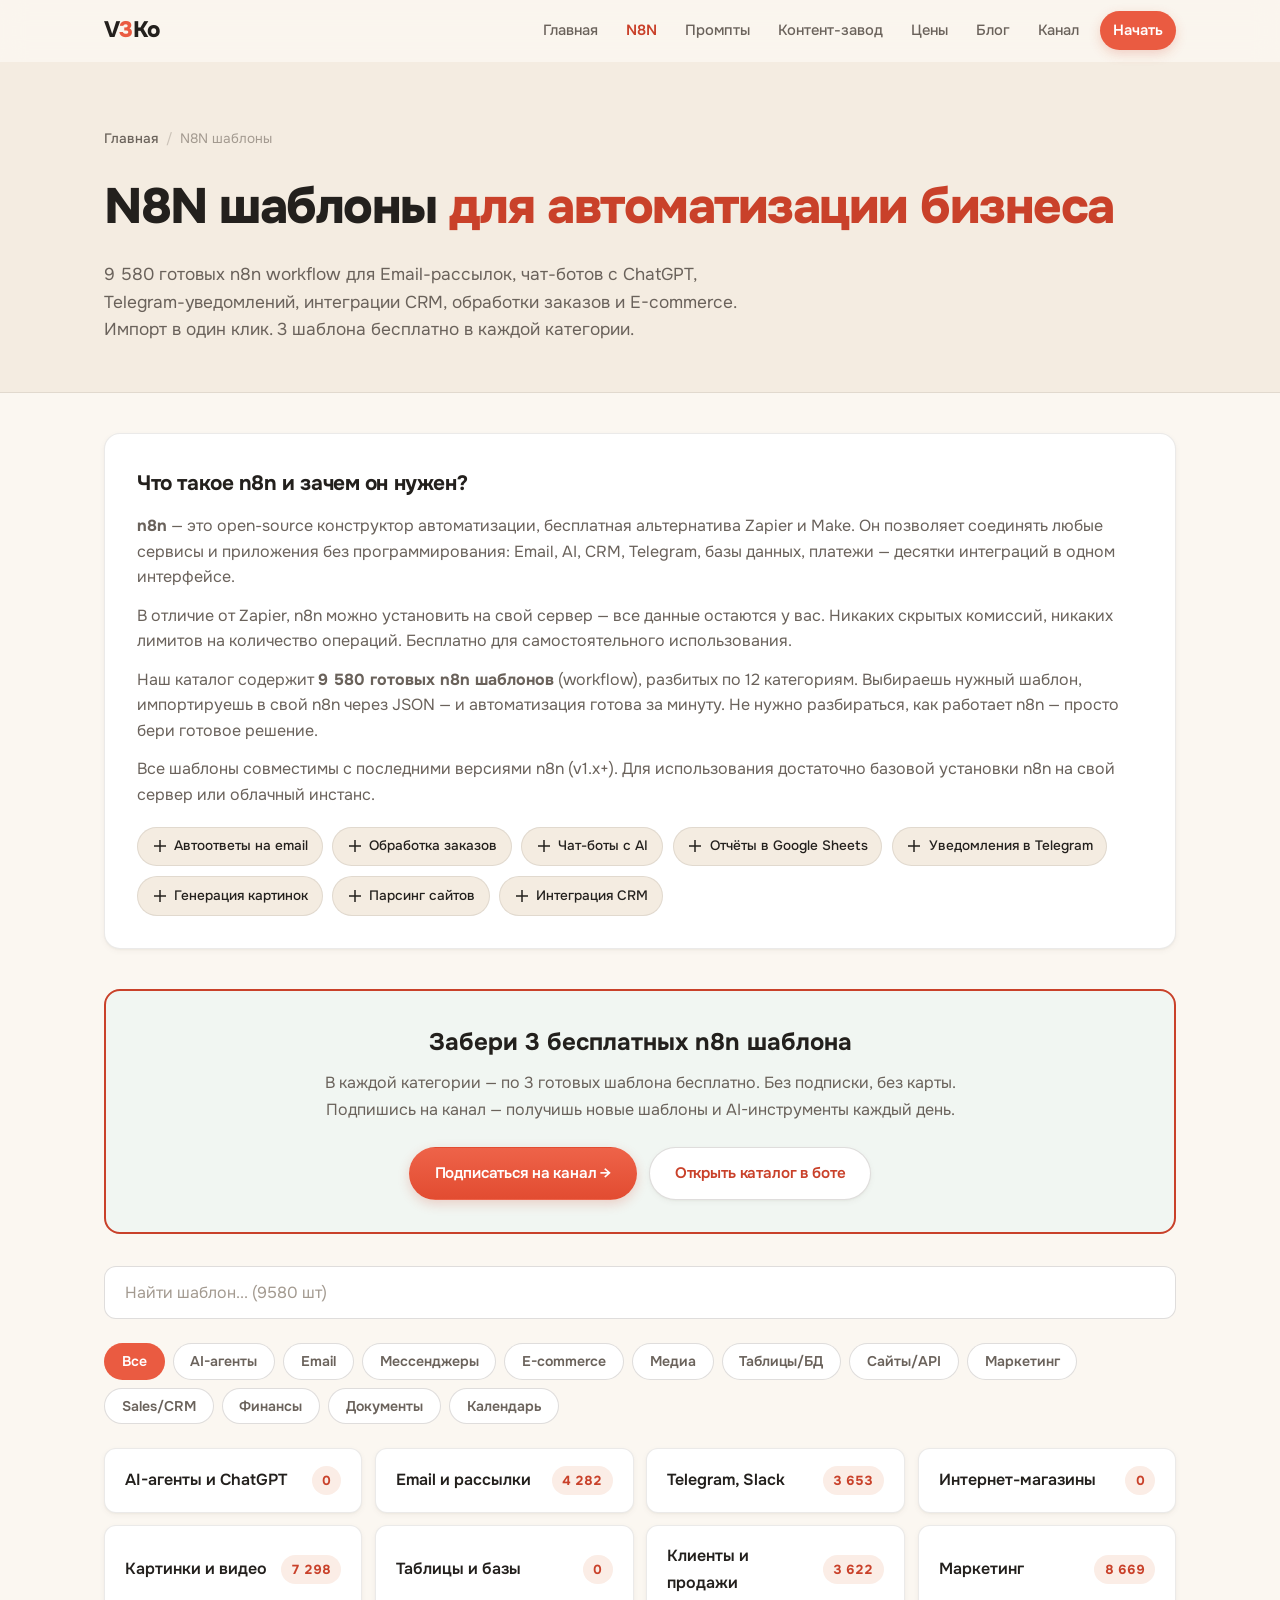
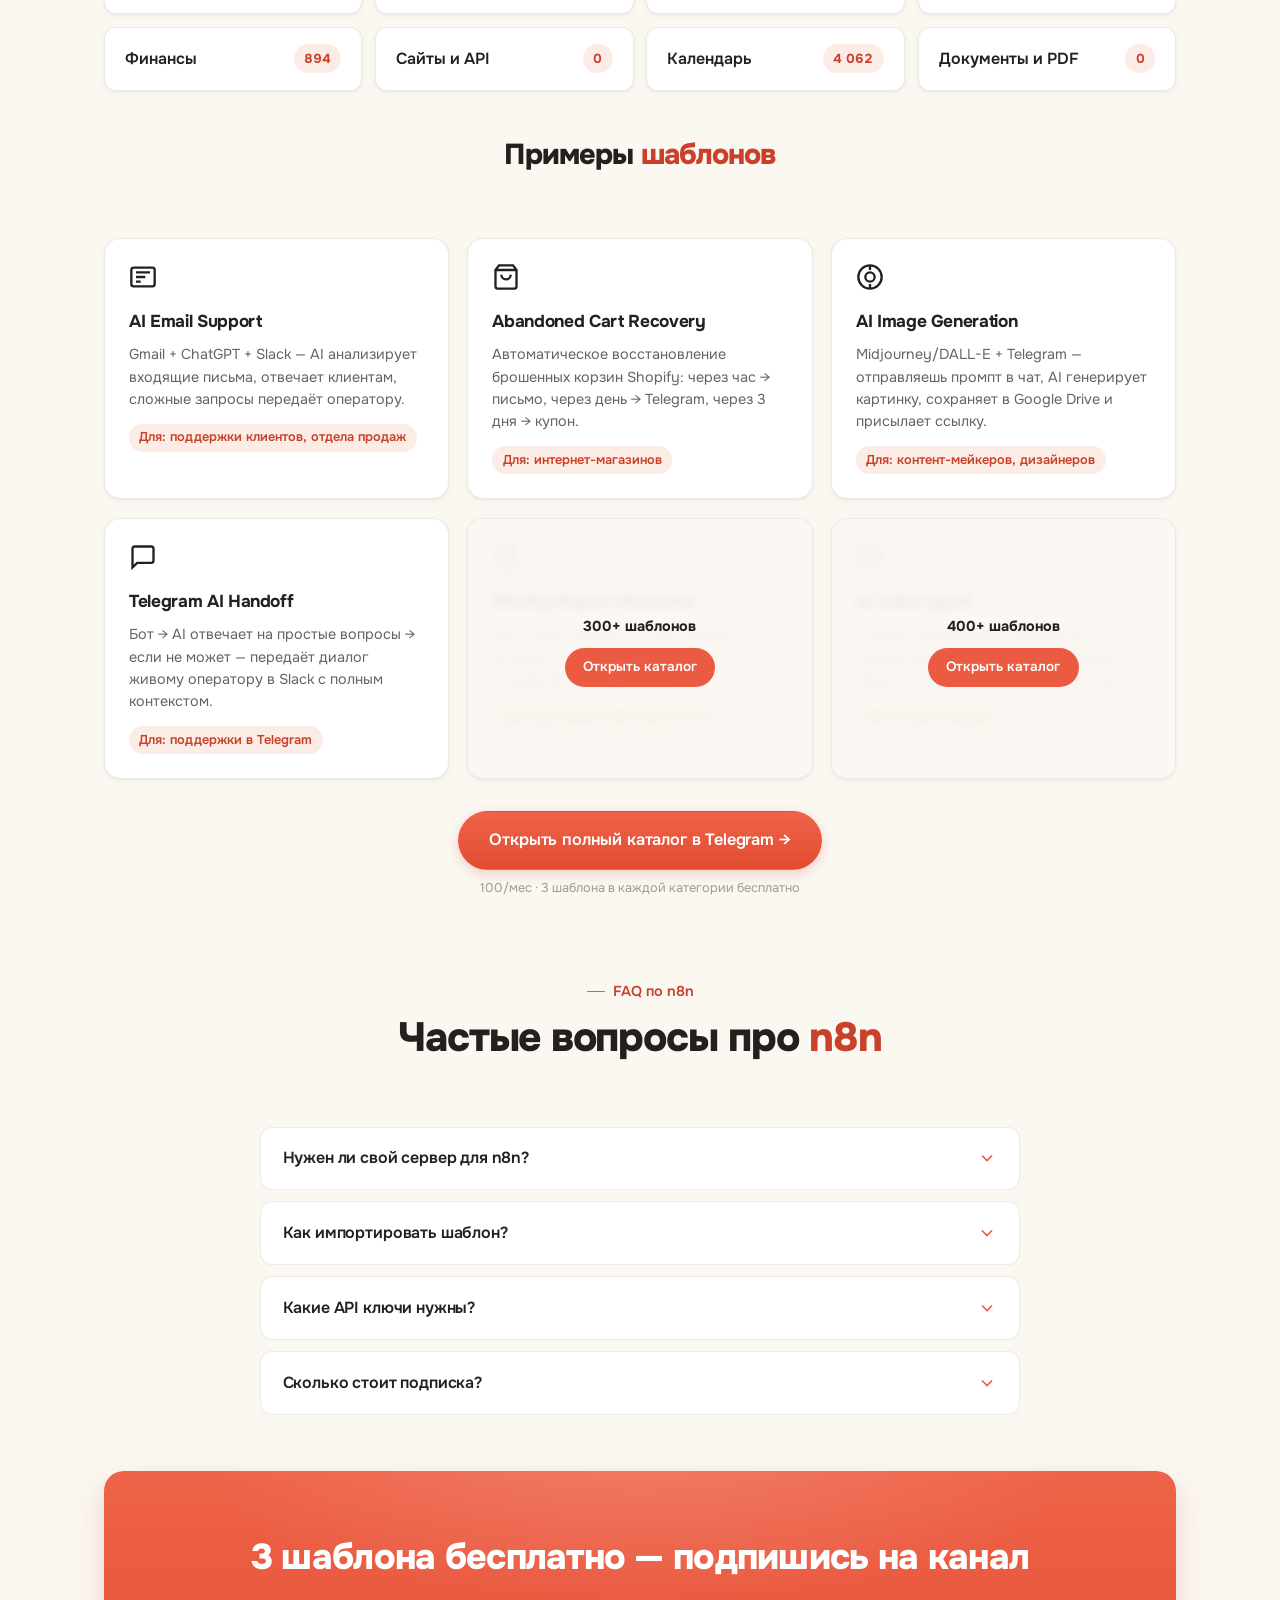
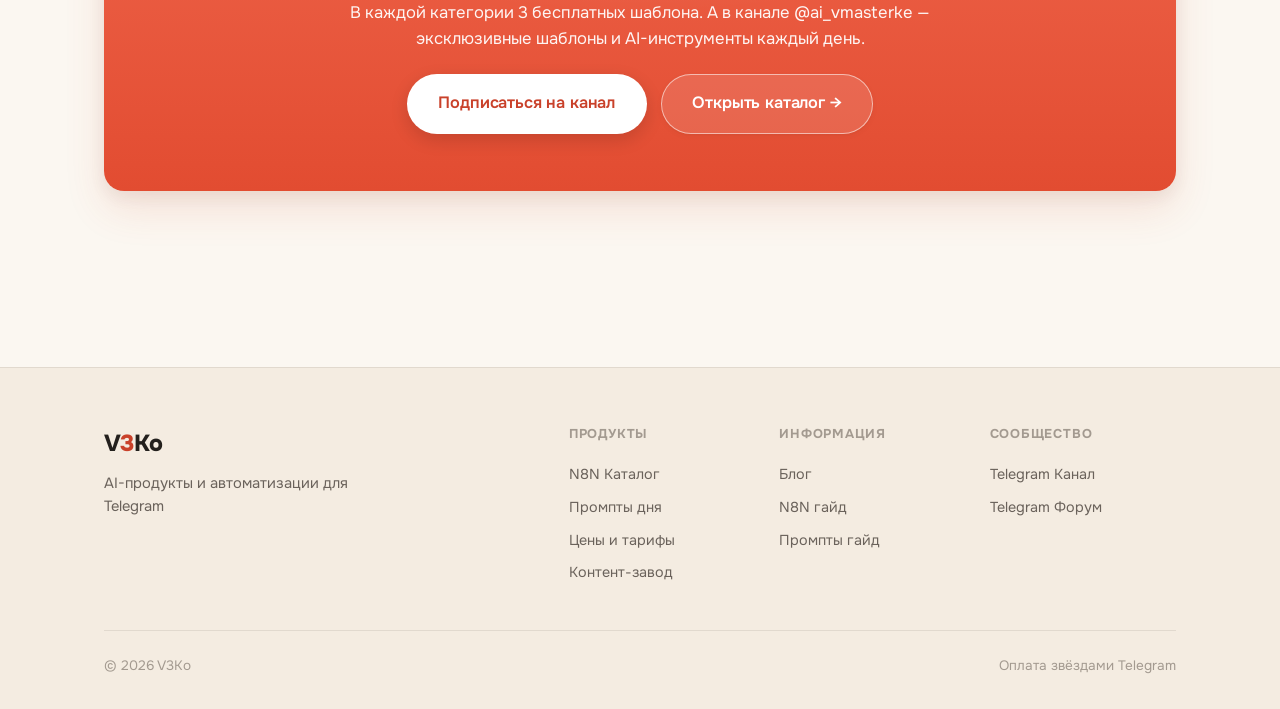
<file: n8n.html>
<!DOCTYPE html>
<html lang="ru">
<head>
  <meta charset="UTF-8">
  <meta name="viewport" content="width=device-width, initial-scale=1.0">
  <title>N8N шаблоны для автоматизации бизнеса — 9 580 готовых workflow | V3Ko</title>
  <meta name="description" content="Готовые n8n шаблоны для автоматизации бизнеса: 9 580 workflow для Email, Telegram, AI-агентов, CRM, E-commerce, маркетинга. Импорт в один клик. 3 бесплатно в каждой категории. Оплата звёздами Telegram.">
  <meta name="keywords" content="n8n шаблоны, автоматизация, workflow, n8n templates, AI автоматизация, бизнес процессы">
  <meta property="og:title" content="N8N шаблоны для автоматизации бизнеса — 9 580 workflow">
  <meta property="og:description" content="9 580 готовых n8n шаблонов для автоматизации бизнеса: Email, AI, Telegram, CRM, E-commerce. 3 бесплатно в каждой категории. Импорт в один клик.">
  <meta property="og:image" content="https://v3ko.ru/public/og-image.png">
  <meta property="og:url" content="https://v3ko.ru/n8n/">
  <meta property="og:type" content="website">
  <link rel="canonical" href="https://v3ko.ru/n8n/">
  <link rel="icon" type="image/svg+xml" href="/public/favicon.svg">
  <link rel="stylesheet" href="/css/style.css?v=20260716">
  <script type="application/ld+json">{
    "@context": "https://schema.org",
    "@type": "CollectionPage",
    "name": "N8N шаблоны V3Ko",
    "description": "9 580 готовых n8n шаблонов для автоматизации"
  }</script>
  <!-- Yandex.Metrika counter -->
  <script type="text/javascript">
  (function(m,e,t,r,i,k,a){m[i]=m[i]||function(){(m[i].a=m[i].a||[]).push(arguments)};
  m[i].l=1*new Date();k=e.createElement(t),a=e.getElementsByTagName(t)[0],k.async=1,k.src=r,a.parentNode.insertBefore(k,a)})
  (window,document,'script','https://mc.yandex.ru/metrika/tag.js?id=110451940','ym');
  ym(110451940,'init',{clickmap:true,trackLinks:true,accurateTrackBounce:true});
  </script>
  <noscript><div><img src="https://mc.yandex.ru/watch/110451940" style="position:absolute;left:-9999px" alt=""></div></noscript>
  <!-- /Yandex.Metrika counter -->
  <script type="application/ld+json">{
    "@context": "https://schema.org",
    "@type": "FAQPage",
    "mainEntity": [
      {"@type":"Question","name":"Нужен ли свой сервер для n8n?","acceptedAnswer":{"@type":"Answer","text":"Да, для использования n8n шаблонов нужен собственный инстанс n8n (self-hosted или облачный n8n.cloud). Базовая установка на VPS занимает 5 минут через Docker. На нашем гайде по n8n есть пошаговая инструкция по установке. После установки просто импортируй любой шаблон из нашего каталога."}},
      {"@type":"Question","name":"Как импортировать шаблон?","acceptedAnswer":{"@type":"Answer","text":"В боте нажми «Скопировать JSON» → в своём n8n открой Workflows → Import from Clipboard. Всё. Шаблон готов к использованию."}},
      {"@type":"Question","name":"Какие API ключи нужны?","acceptedAnswer":{"@type":"Answer","text":"Зависит от шаблона. Для AI-шаблонов нужен API ключ OpenAI/Claude. Для Telegram — токен бота. Для Gmail — OAuth. В каждом шаблоне указаны необходимые credentials."}},
      {"@type":"Question","name":"Сколько стоит подписка?","acceptedAnswer":{"@type":"Answer","text":"100  в месяц. В каждой категории — 3 бесплатных шаблона для теста. Подробнее на странице Цены и тарифы."}}
    ]
  }</script>
</head>
<body>

<!-- ====== NAVBAR ====== -->
<nav class="navbar" id="navbar">
  <div class="nv">
    <a href="/" class="logo">V<span>3</span>Ko</a>
    <div class="nl">
      <a href="/">Главная</a>
      <a href="/n8n/" class="active">N8N</a>
      <a href="/prompts/">Промпты</a>
      <a href="/zavod/">Контент-завод</a>
      <a href="/pricing/">Цены</a>
      <a href="/blog/">Блог</a>
      <a href="https://t.me/ai_vmasterke">Канал</a>
      <a href="https://prompts.v3ko.ru" class="nav-cta">Начать</a>
    </div>
    <button class="nt" id="nt" aria-label="Меню"><span></span><span></span><span></span></button>
  </div>
</nav>

<!-- ====== PAGE HEADER (full background image) ====== -->
<section class="page-header">
  <div class="page-header-bg" role="img" aria-label="N8N шаблоны для автоматизации workflow" style="background-image:url('/public/hero-n8n.jpg')"></div>
  <div class="page-header-overlay"></div>
  <div class="hero-bg-grid"></div>
  <div class="h-c">
    <div class="page-breadcrumb">
      <a href="/">Главная</a><span class="sep">/</span><span>N8N шаблоны</span>
    </div>
    <h1>N8N шаблоны <span class="gradient-text">для автоматизации бизнеса</span></h1>
    <p>9 580 готовых n8n workflow для Email-рассылок, чат-ботов с ChatGPT, Telegram-уведомлений, интеграции CRM, обработки заказов и E-commerce. Импорт в один клик. 3 шаблона бесплатно в каждой категории.</p>
  </div>
</section>

<section class="sec" style="padding-top:0">
  <div class="container">

    <!-- Intro -->
    <div class="n8n-intro reveal">
      <h3>Что такое n8n и зачем он нужен?</h3>
      <p><strong>n8n</strong> — это open-source конструктор автоматизации, бесплатная альтернатива Zapier и Make. Он позволяет соединять любые сервисы и приложения без программирования: Email, AI, CRM, Telegram, базы данных, платежи — десятки интеграций в одном интерфейсе.</p>
      <p>В отличие от Zapier, n8n можно установить на свой сервер — все данные остаются у вас. Никаких скрытых комиссий, никаких лимитов на количество операций. Бесплатно для самостоятельного использования.</p>
      <p>Наш каталог содержит <strong>9 580 готовых n8n шаблонов</strong> (workflow), разбитых по 12 категориям. Выбираешь нужный шаблон, импортируешь в свой n8n через JSON — и автоматизация готова за минуту. Не нужно разбираться, как работает n8n — просто бери готовое решение.</p>
      <p>Все шаблоны совместимы с последними версиями n8n (v1.x+). Для использования достаточно базовой установки n8n на свой сервер или облачный инстанс.</p>
      <div class="n8n-use-cases">
        <div class="uc"><svg width="16" height="16" viewBox="0 0 16 16" fill="none"><path d="M2 8h12M8 2v12" stroke="currentColor" stroke-width="1.5"/></svg> Автоответы на email</div>
        <div class="uc"><svg width="16" height="16" viewBox="0 0 16 16" fill="none"><path d="M2 8h12M8 2v12" stroke="currentColor" stroke-width="1.5"/></svg> Обработка заказов</div>
        <div class="uc"><svg width="16" height="16" viewBox="0 0 16 16" fill="none"><path d="M2 8h12M8 2v12" stroke="currentColor" stroke-width="1.5"/></svg> Чат-боты с AI</div>
        <div class="uc"><svg width="16" height="16" viewBox="0 0 16 16" fill="none"><path d="M2 8h12M8 2v12" stroke="currentColor" stroke-width="1.5"/></svg> Отчёты в Google Sheets</div>
        <div class="uc"><svg width="16" height="16" viewBox="0 0 16 16" fill="none"><path d="M2 8h12M8 2v12" stroke="currentColor" stroke-width="1.5"/></svg> Уведомления в Telegram</div>
        <div class="uc"><svg width="16" height="16" viewBox="0 0 16 16" fill="none"><path d="M2 8h12M8 2v12" stroke="currentColor" stroke-width="1.5"/></svg> Генерация картинок</div>
        <div class="uc"><svg width="16" height="16" viewBox="0 0 16 16" fill="none"><path d="M2 8h12M8 2v12" stroke="currentColor" stroke-width="1.5"/></svg> Парсинг сайтов</div>
        <div class="uc"><svg width="16" height="16" viewBox="0 0 16 16" fill="none"><path d="M2 8h12M8 2v12" stroke="currentColor" stroke-width="1.5"/></svg> Интеграция CRM</div>
      </div>
    </div>

    <!-- Free lead for n8n -->
    <div class="reveal" style="text-align:center;margin:2rem 0;padding:2rem;border:2px solid var(--cyan);border-radius:16px;background:rgba(0,212,255,0.04)">
      <h3 style="font-size:1.5rem;margin-bottom:.5rem"> Забери 3 бесплатных n8n шаблона</h3>
      <p style="color:var(--text2);margin-bottom:1.5rem">В каждой категории — по 3 готовых шаблона бесплатно. Без подписки, без карты.<br>Подпишись на канал — получишь новые шаблоны и AI-инструменты каждый день.</p>
      <a href="https://t.me/ai_vmasterke" class="btn btn-p"> Подписаться на канал →</a>
      <a href="https://t.me/Rob46_bot" class="btn btn-s" style="margin-left:.5rem"> Открыть каталог в боте</a>
    </div>

    <!-- Search -->
    <div class="reveal">
      <div class="search-box">
        <input type="text" id="n8nSearch" placeholder="Найти шаблон... (например: email, telegram, gpt)">
      </div>
    </div>

    <!-- Category Tabs -->
    <div class="nav-tabs reveal" id="catTabs">
      <button class="active" data-cat="all">Все</button>
      <button data-cat="ai">AI-агенты</button>
      <button data-cat="email">Email</button>
      <button data-cat="messaging">Мессенджеры</button>
      <button data-cat="ecom">E-commerce</button>
      <button data-cat="media">Медиа</button>
      <button data-cat="data">Таблицы/БД</button>
      <button data-cat="web">Сайты/API</button>
      <button data-cat="marketing">Маркетинг</button>
      <button data-cat="crm">Sales/CRM</button>
      <button data-cat="finance">Финансы</button>
      <button data-cat="docs">Документы</button>
      <button data-cat="calendar">Календарь</button>
    </div>

    <!-- Category Grid -->
    <div class="cat-grid reveal" id="catGrid">
      <div class="cat-chip" data-cats="ai"><span> AI-агенты и ChatGPT</span><span class="count">7 215</span></div>
      <div class="cat-chip" data-cats="email"><span> Email и рассылки</span><span class="count">4 282</span></div>
      <div class="cat-chip" data-cats="messaging"><span> Telegram, Slack</span><span class="count">3 653</span></div>
      <div class="cat-chip" data-cats="ecom"><span> Интернет-магазины</span><span class="count">5 712</span></div>
      <div class="cat-chip" data-cats="media"><span> Картинки и видео</span><span class="count">7 298</span></div>
      <div class="cat-chip" data-cats="data"><span> Таблицы и базы</span><span class="count">5 127</span></div>
      <div class="cat-chip" data-cats="crm"><span> Клиенты и продажи</span><span class="count">3 622</span></div>
      <div class="cat-chip" data-cats="marketing"><span> Маркетинг</span><span class="count">8 669</span></div>
      <div class="cat-chip" data-cats="finance"><span> Финансы</span><span class="count">894</span></div>
      <div class="cat-chip" data-cats="web"><span> Сайты и API</span><span class="count">9 577</span></div>
      <div class="cat-chip" data-cats="calendar"><span> Календарь</span><span class="count">4 062</span></div>
      <div class="cat-chip" data-cats="docs"><span> Документы и PDF</span><span class="count">7 828</span></div>
    </div>

    <!-- Search Results -->
    <div class="reveal" id="searchSection" style="display:none;margin-top:1.5rem">
      <div style="display:flex;justify-content:space-between;align-items:center;margin-bottom:1rem">
        <span id="n8nResultInfo" style="color:var(--text2);font-size:.9rem"></span>
      </div>
      <div class="ex-grid" id="n8nSearchResults"></div>
    </div>

    <!-- Examples -->
    <div class="reveal" style="margin-top:3rem">
      <div class="sh">
        <h2 class="st" style="font-size:1.8rem">Примеры <span class="gradient-text">шаблонов</span></h2>
      </div>
      <div class="ex-grid">
        <div class="ex-card">
          <svg width="28" height="28" viewBox="0 0 24 24" fill="none" stroke="currentColor" stroke-width="2" style="margin-bottom:.5rem"><rect x="2" y="4" width="20" height="16" rx="2"/><path d="M6 8h12M6 12h8M6 16h4"/></svg>
          <h4>AI Email Support</h4>
          <p>Gmail + ChatGPT + Slack — AI анализирует входящие письма, отвечает клиентам, сложные запросы передаёт оператору.</p>
          <div class="use">Для: поддержки клиентов, отдела продаж</div>
        </div>
        <div class="ex-card">
          <svg width="28" height="28" viewBox="0 0 24 24" fill="none" stroke="currentColor" stroke-width="2" style="margin-bottom:.5rem"><path d="M6 2L3 6v14a2 2 0 002 2h14a2 2 0 002-2V6l-3-4z"/><line x1="3" y1="6" x2="21" y2="6"/><path d="M16 10a4 4 0 01-8 0"/></svg>
          <h4>Abandoned Cart Recovery</h4>
          <p>Автоматическое восстановление брошенных корзин Shopify: через час → письмо, через день → Telegram, через 3 дня → купон.</p>
          <div class="use">Для: интернет-магазинов</div>
        </div>
        <div class="ex-card">
          <svg width="28" height="28" viewBox="0 0 24 24" fill="none" stroke="currentColor" stroke-width="2" style="margin-bottom:.5rem"><circle cx="12" cy="12" r="10"/><circle cx="12" cy="12" r="4"/><line x1="12" y1="2" x2="12" y2="6"/><line x1="12" y1="18" x2="12" y2="22"/></svg>
          <h4>AI Image Generation</h4>
          <p>Midjourney/DALL-E + Telegram — отправляешь промпт в чат, AI генерирует картинку, сохраняет в Google Drive и присылает ссылку.</p>
          <div class="use">Для: контент-мейкеров, дизайнеров</div>
        </div>
        <div class="ex-card">
          <svg width="28" height="28" viewBox="0 0 24 24" fill="none" stroke="currentColor" stroke-width="2" style="margin-bottom:.5rem"><path d="M21 15a2 2 0 01-2 2H7l-4 4V5a2 2 0 012-2h14a2 2 0 012 2z"/></svg>
          <h4>Telegram AI Handoff</h4>
          <p>Бот → AI отвечает на простые вопросы → если не может — передаёт диалог живому оператору в Slack с полным контекстом.</p>
          <div class="use">Для: поддержки в Telegram</div>
        </div>
        <!-- Paywalled -->
        <div class="ex-card example-lock">
          <div class="blur">
            <svg width="28" height="28" viewBox="0 0 24 24" fill="none" stroke="#5c5c80" stroke-width="2" style="margin-bottom:.5rem"><path d="M14 2H6a2 2 0 00-2 2v16a2 2 0 002 2h12a2 2 0 002-2V8z"/><polyline points="14 2 14 8 20 8"/><line x1="16" y1="13" x2="8" y2="13"/><line x1="16" y1="17" x2="8" y2="17"/></svg>
            <h4>Weekly Report Generator</h4>
            <p>Авто-сбор данных из CRM, Google Analytics, базы → AI пишет отчёт → отправляет в Telegram PDF</p>
            <div class="use">Для: руководителей, аналитиков</div>
          </div>
          <div class="paywall"><div class="paywall-inner"><span style="font-size:2rem;display:block;margin-bottom:.3rem;color:var(--cyan)"></span><p>300+ шаблонов</p><a href="https://t.me/Rob46_bot" target="_blank">Открыть каталог</a></div></div>
        </div>
        <div class="ex-card example-lock">
          <div class="blur">
            <svg width="28" height="28" viewBox="0 0 24 24" fill="none" stroke="#5c5c80" stroke-width="2" style="margin-bottom:.5rem"><circle cx="12" cy="12" r="10"/><path d="M12 6v6l4 2"/></svg>
            <h4>AI Sales Agent</h4>
            <p>ChatGPT анализирует переписку, предлагает следующий шаг, создаёт задачу в CRM, отправляет напоминание</p>
            <div class="use">Для: отдела продаж</div>
          </div>
          <div class="paywall"><div class="paywall-inner"><span style="font-size:2rem;display:block;margin-bottom:.3rem;color:var(--cyan)"></span><p>400+ шаблонов</p><a href="https://t.me/Rob46_bot" target="_blank">Открыть каталог</a></div></div>
        </div>
      </div>
    </div>

    <div class="reveal" style="text-align:center;margin-top:2rem">
      <a href="https://t.me/Rob46_bot" class="btn btn-p btn-l">Открыть полный каталог в Telegram →</a>
      <p style="color:var(--text3);font-size:.8rem;margin-top:.5rem"> 100/мес · 3 шаблона в каждой категории бесплатно</p>
    </div>

    <!-- N8N FAQ -->
    <div class="sh reveal" style="margin-top:5rem">
      <span class="sl">FAQ по n8n</span>
      <h2 class="st">Частые вопросы про <span class="gradient-text">n8n</span></h2>
    </div>
    <div class="fq-l reveal">
      <details class="fq-i">
        <summary><span class="fq-q">Нужен ли свой сервер для n8n?</span><span class="fq-c"><svg width="20" height="20" viewBox="0 0 24 24" fill="none" stroke="currentColor" stroke-width="2"><polyline points="6 9 12 15 18 9"/></svg></span></summary>
        <div class="fq-a"><p>Да, для использования n8n шаблонов нужен собственный инстанс n8n (self-hosted или <a href="https://n8n.io" target="_blank">облачный n8n.cloud</a>). Базовая установка на VPS занимает 5 минут через Docker. На нашем <a href="/blog/n8n-avtomatizacia-biznesa.html">гайде по n8n</a> есть пошаговая инструкция по установке. После установки просто импортируй любой шаблон из нашего каталога.</p>
      </details>
      <details class="fq-i">
        <summary><span class="fq-q">Как импортировать шаблон?</span><span class="fq-c"><svg width="20" height="20" viewBox="0 0 24 24" fill="none" stroke="currentColor" stroke-width="2"><polyline points="6 9 12 15 18 9"/></svg></span></summary>
        <div class="fq-a"><p>В боте нажми «Скопировать JSON» → в своём n8n открой Workflows → Import from Clipboard. Всё. Шаблон готов к использованию.</p></div>
      </details>
      <details class="fq-i">
        <summary><span class="fq-q">Какие API ключи нужны?</span><span class="fq-c"><svg width="20" height="20" viewBox="0 0 24 24" fill="none" stroke="currentColor" stroke-width="2"><polyline points="6 9 12 15 18 9"/></svg></span></summary>
        <div class="fq-a"><p>Зависит от шаблона. Для AI-шаблонов нужен API ключ OpenAI/Claude. Для Telegram — токен бота. Для Gmail — OAuth. В каждом шаблоне указаны необходимые credentials.</p></div>
      </details>
      <details class="fq-i">
        <summary><span class="fq-q">Сколько стоит подписка?</span><span class="fq-c"><svg width="20" height="20" viewBox="0 0 24 24" fill="none" stroke="currentColor" stroke-width="2"><polyline points="6 9 12 15 18 9"/></svg></span></summary>
        <div class="fq-a"><p>100  в месяц. В каждой категории — 3 бесплатных шаблона для теста. Подробнее на странице <a href="/pricing/">Цены и тарифы</a>.</p></div>
      </details>
    </div>

    <!-- CTA -->
    <div class="cta-sec reveal">
      <div class="cta-c">
        <div class="cta-g"></div>
        <div class="cta-z">
          <h2 class="cta-t"> 3 шаблона бесплатно — подпишись на канал</h2>
          <p class="cta-d">В каждой категории 3 бесплатных шаблона. А в канале @ai_vmasterke — эксклюзивные шаблоны и AI-инструменты каждый день.</p>
          <div class="cta-ac">
            <a href="https://t.me/ai_vmasterke" class="btn btn-p btn-l"> Подписаться на канал</a>
            <a href="https://t.me/Rob46_bot" class="btn btn-s btn-l">Открыть каталог →</a>
          </div>
        </div>
      </div>
    </div>
  </div>
</section>

<!-- ====== FOOTER ====== -->
<footer class="ftr">
  <div class="container">
    <div class="ft">
      <div class="fb">
        <a href="/" class="fl">V<span style="color:var(--cyan)">3</span>Ko</a>
        <p class="fd2">AI-продукты и автоматизации для Telegram</p>
      </div>
      <div class="fl2">
        <div class="fc2">
          <h5>Продукты</h5>
          <a href="/n8n/">N8N Каталог</a>
          <a href="/prompts/">Промпты дня</a>
          <a href="/pricing/">Цены и тарифы</a>
          <a href="/zavod/">Контент-завод</a>
        </div>
        <div class="fc2">
          <h5>Информация</h5>
          <a href="/blog/">Блог</a>
          <a href="/blog/n8n-avtomatizacia-biznesa.html">N8N гайд</a>
          <a href="/blog/prompty-dlya-neyrosetey.html">Промпты гайд</a>
        </div>
        <div class="fc2">
          <h5>Сообщество</h5>
          <a href="https://t.me/ai_vmasterke">Telegram Канал</a>
          <a href="https://t.me/vmasterke">Telegram Форум</a>
        </div>
      </div>
    </div>
    <div class="fb2">
      <span>© 2026 V3Ko</span>
      <span>Оплата звёздами Telegram</span>
    </div>
  </div>
</footer>

<script>
let n8nData = [];

function loadCatalog() {
  fetch('/public/n8n-catalog.json')
    .then(r => r.json())
    .then(d => {
      n8nData = d.wfs;
      window.n8nCats = d.cats;
      document.getElementById('n8nSearch').disabled = false;
      document.getElementById('n8nSearch').placeholder = 'Найти шаблон... (' + n8nData.length + ' шт)';
      // Update category counts
      document.querySelectorAll('#catGrid .cat-chip').forEach(chip => {
        const ck = chip.dataset.cats;
        let cnt = n8nData.filter(w => w.c.includes(ck)).length;
        chip.querySelector('.count').textContent = cnt.toLocaleString('ru');
      });
    });
}

function searchCatalog(q, filterCat) {
  q = q.toLowerCase().trim();
  let results = n8nData;
  if (filterCat !== 'all') results = results.filter(w => w.c.includes(filterCat));
  if (q) results = results.filter(w => w.t.toLowerCase().includes(q));
  return results.slice(0, 50);
}

function getTemplateId(title) {
  // Simple: use first 40 chars of title as key
  return title.toLowerCase().replace(/[^a-z0-9]/g, '_').slice(0, 40);
}

function renderResults(results) {
  const grid = document.getElementById('n8nSearchResults');
  const info = document.getElementById('n8nResultInfo');
  const section = document.getElementById('searchSection');
  section.style.display = 'block';
  if (!results.length) {
    grid.innerHTML = '<div class="ex-card" style="text-align:center;grid-column:1/-1;padding:3rem;color:var(--text2)">Ничего не найдено. Попробуйте другой запрос.</div>';
    info.textContent = '0 результатов';
    return;
  }
  info.textContent = 'Показано ' + results.length + ' из ' + n8nData.length;
  grid.innerHTML = results.map(w => {
    const catNames = w.c.map(c => window.n8nCats[c] || c).join(', ');
    const url = `/public/templates/${w.i}.json`;
    return '<div class="ex-card"><div class="use">' + catNames + '</div><h4>' + w.t + '</h4><a href="' + url + '" class="btn btn-s btn-sm" style="margin-top:.8rem" download>Скачать JSON</a> <a href="https://t.me/Rob46_bot" class="btn btn-s btn-sm" style="margin-top:.8rem">Через бота</a></div>';
  }).join('');
}

// Event listeners
document.addEventListener('DOMContentLoaded', function() {
  loadCatalog();

  const searchInput = document.getElementById('n8nSearch');
  const catTabs = document.querySelectorAll('#catTabs button');
  let currentCat = 'all';

  function doSearch() {
    const results = searchCatalog(searchInput.value, currentCat);
    renderResults(results);
  }

  searchInput.addEventListener('input', doSearch);

  catTabs.forEach(btn => {
    btn.addEventListener('click', function() {
      catTabs.forEach(b => b.classList.remove('active'));
      this.classList.add('active');
      currentCat = this.dataset.cat;
      doSearch();
    });
  });
});

// Mobile nav etc.
document.getElementById('nt').addEventListener('click', function(){
  document.querySelector('.nl').classList.toggle('active');
  this.classList.toggle('active');
});
document.querySelectorAll('.nl a').forEach(l => l.addEventListener('click', () => {
  document.querySelector('.nl').classList.remove('active');
  document.getElementById('nt').classList.remove('active');
}));

// Scroll reveal
const rv = new IntersectionObserver(e => {
  e.forEach(e => { if (e.isIntersecting) { let t = parseInt(e.target.dataset.delay) || 0; e.target.style.transitionDelay = t * .15 + 's'; e.target.classList.add('revealed'); rv.unobserve(e.target); } });
}, { threshold: .1 });
document.querySelectorAll('.reveal').forEach(e => rv.observe(e));

// Navbar scroll
window.addEventListener('scroll', () => { document.getElementById('navbar').classList.toggle('scrolled', window.pageYOffset > 50); });
</script>
</body>
</html>
</file>
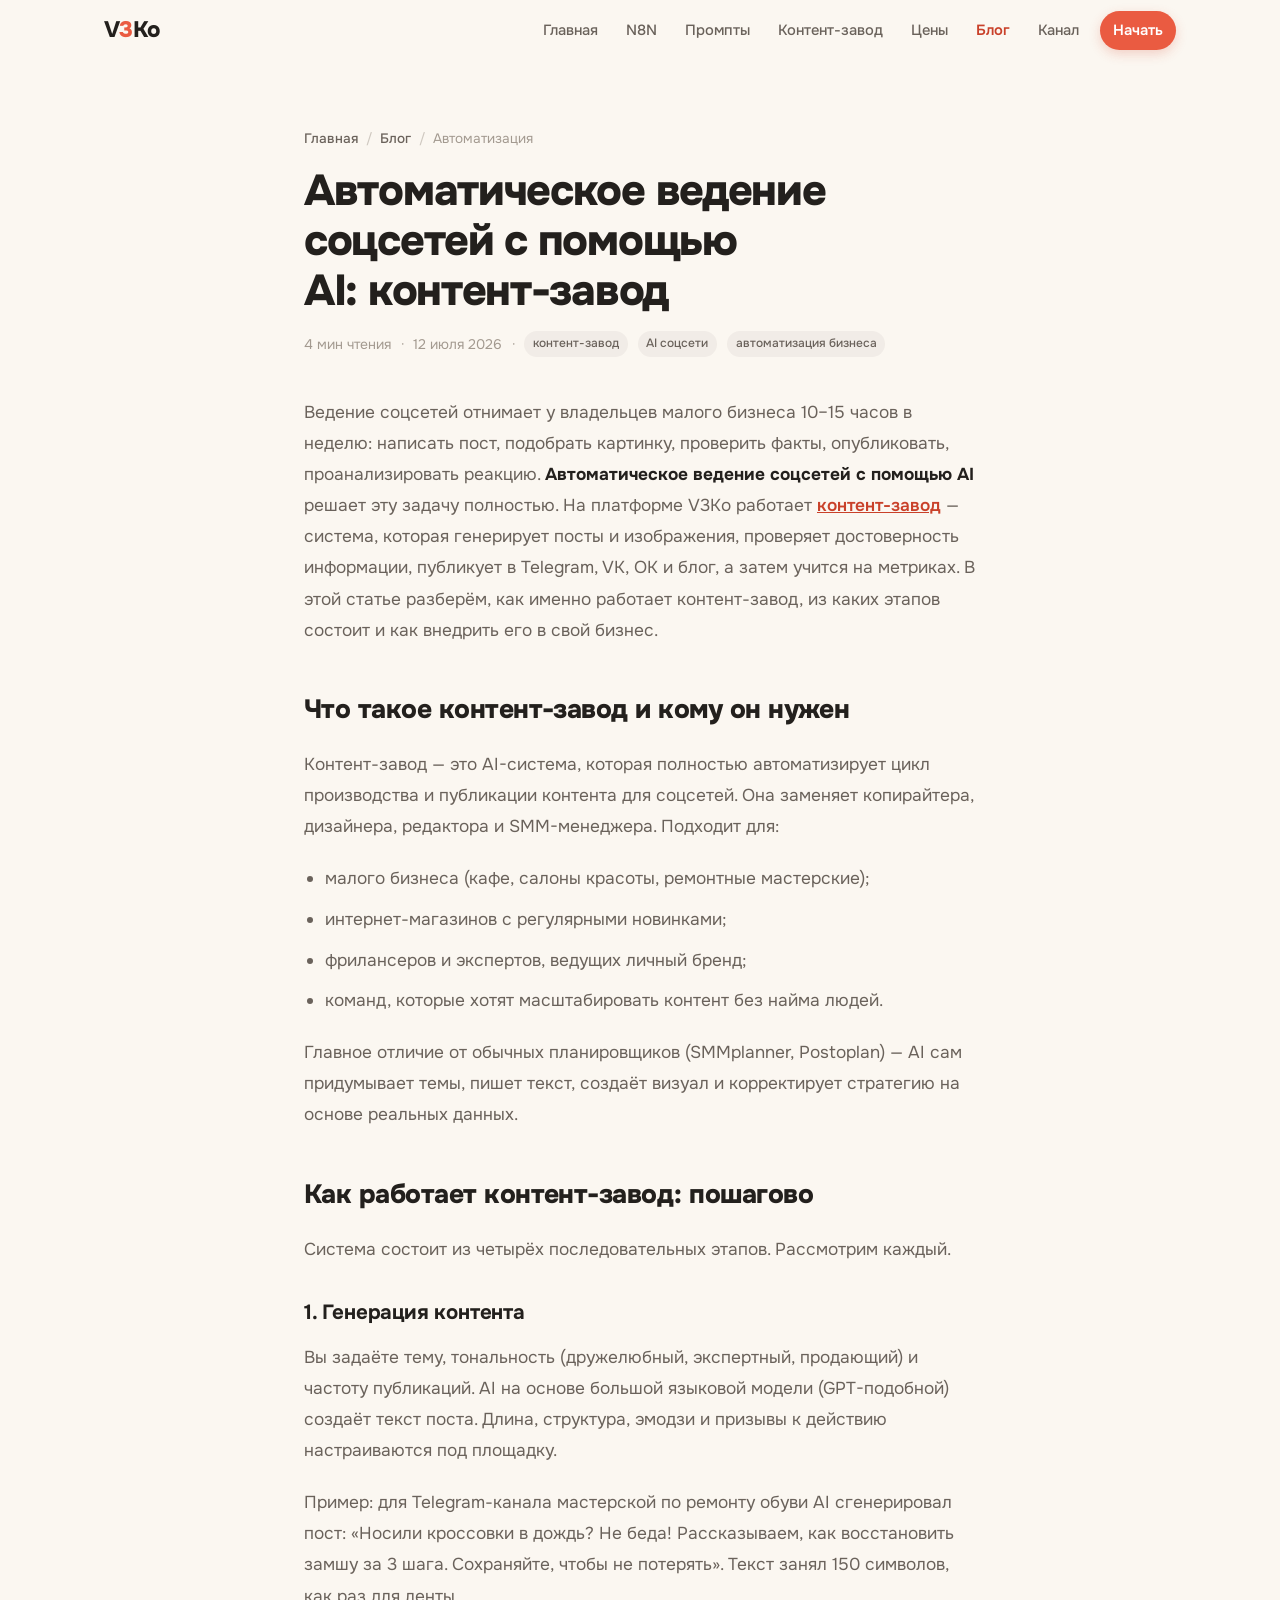
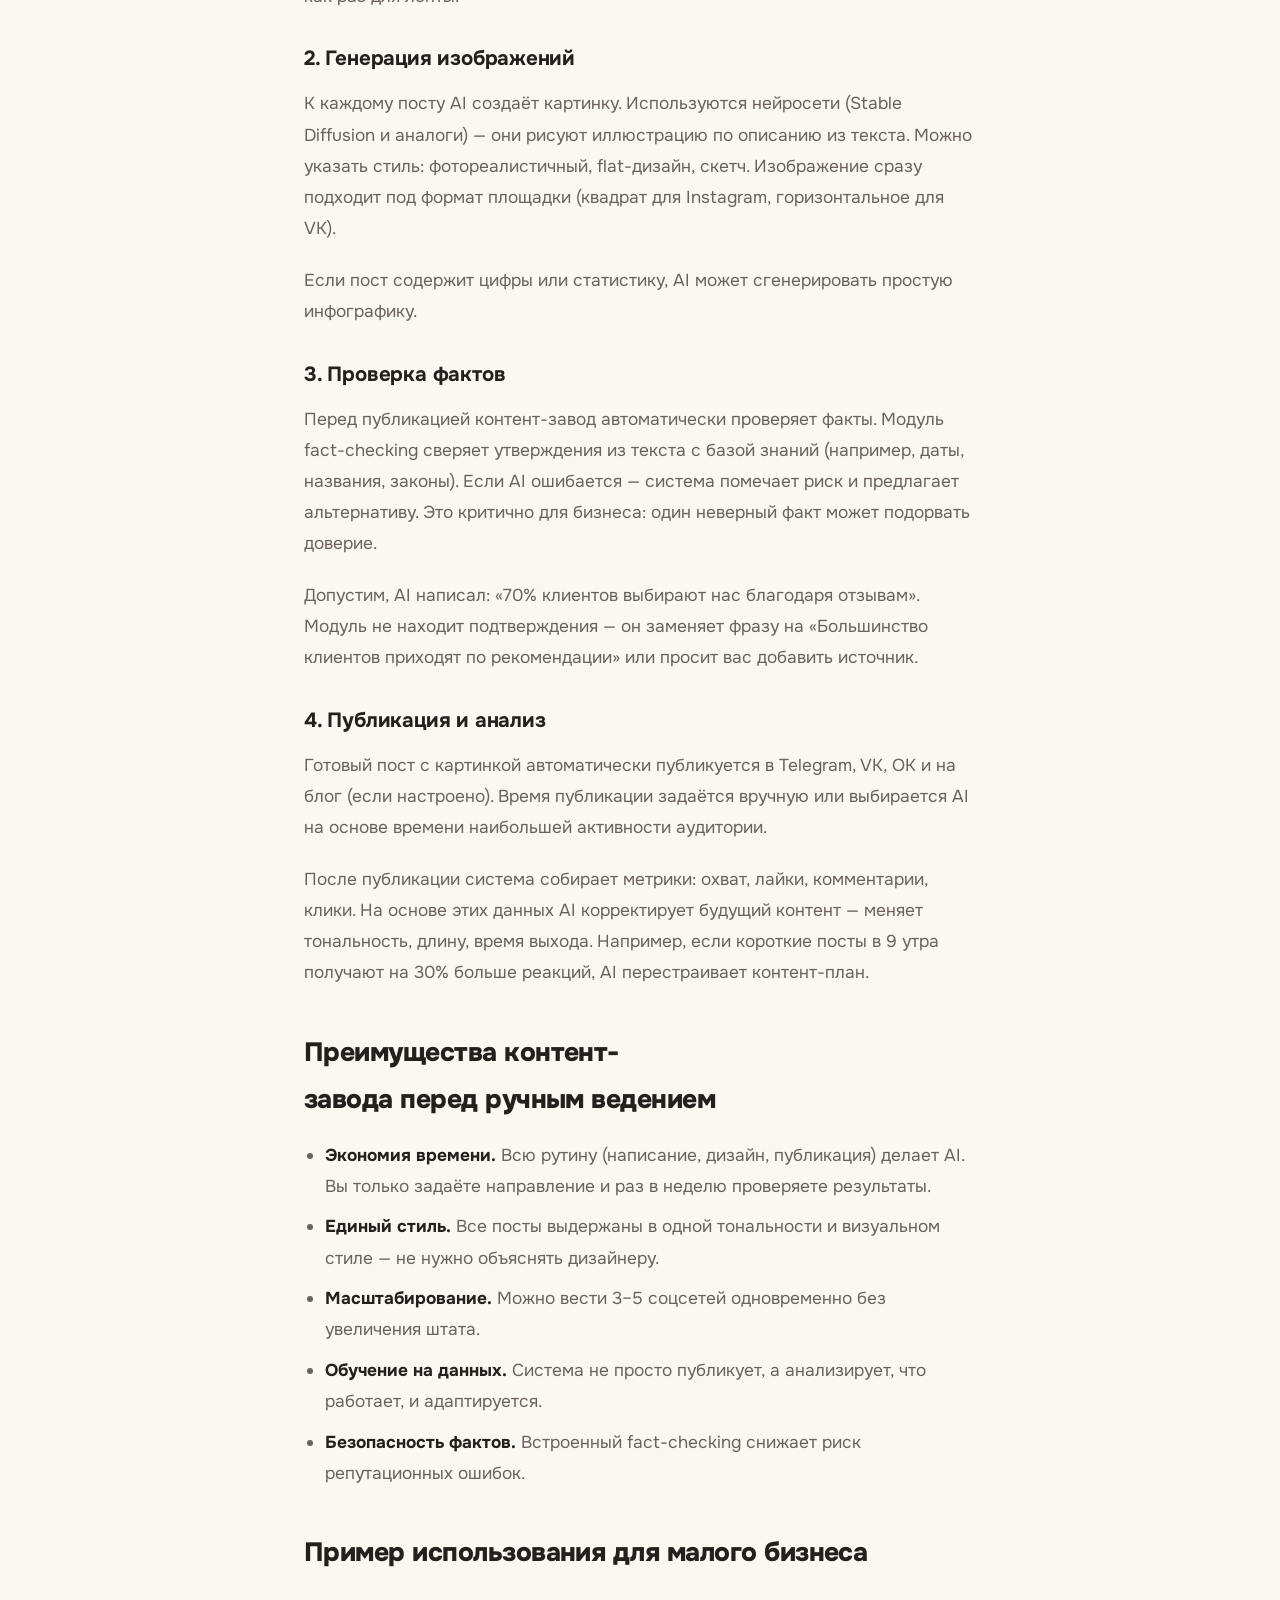
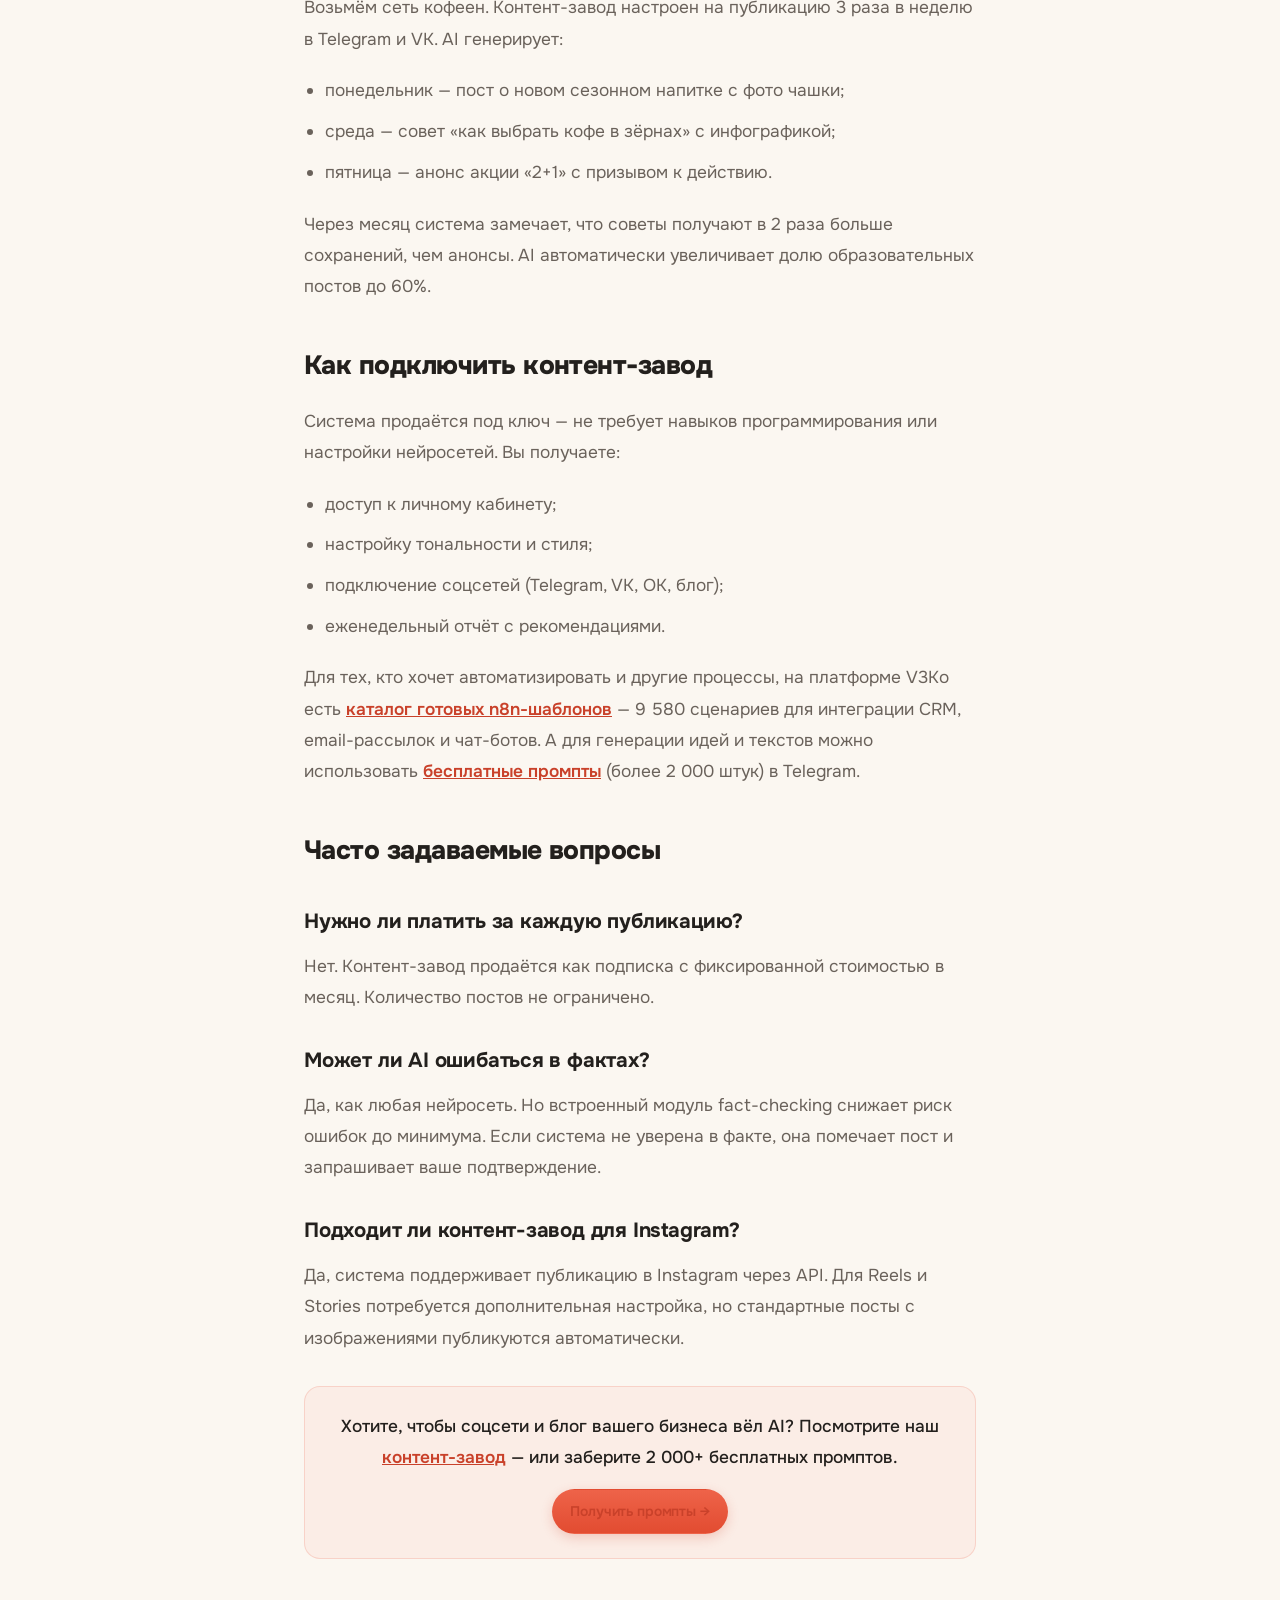
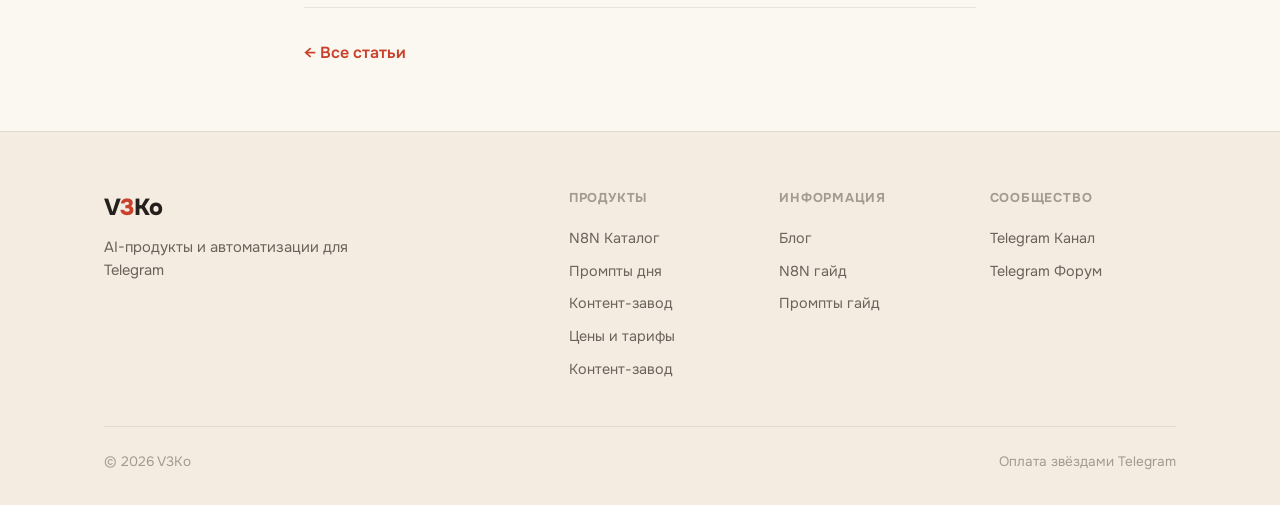
<file: blog/avtomaticheskoe-vedenie-socsetej-s-ai-kontent-zavod.html>
<!DOCTYPE html>
<html lang="ru">
<head>
  <meta charset="UTF-8">
  <meta name="viewport" content="width=device-width, initial-scale=1.0">
  <title>Автоматическое ведение соцсетей с помощью AI: контент-завод — Блог V3Ko</title>
  <meta name="description" content="Как работает контент-завод для соцсетей: AI генерирует посты, проверяет факты, публикует в Telegram, VK, ОК и учится на метриках. Подходит для малого бизнеса.">
  <meta name="keywords" content="контент-завод, ai ведение соцсетей, автоматизация соцсетей, контент-план ai, генерация постов нейросетью, публикация в соцсетях автопилот, v3ko">
  <meta property="og:title" content="Автоматическое ведение соцсетей с помощью AI: контент-завод — Блог V3Ko">
  <meta property="og:description" content="Как работает контент-завод для соцсетей: AI генерирует посты, проверяет факты, публикует в Telegram, VK, ОК и учится на метриках. Подходит для малого бизнеса.">
  <meta property="og:image" content="https://v3ko.ru/public/og-image.png">
  <meta property="og:url" content="https://v3ko.ru/blog/avtomaticheskoe-vedenie-socsetej-s-ai-kontent-zavod.html">
  <meta property="og:type" content="article">
  <link rel="canonical" href="https://v3ko.ru/blog/avtomaticheskoe-vedenie-socsetej-s-ai-kontent-zavod.html">
  <link rel="icon" type="image/svg+xml" href="../public/favicon.svg">
  <link rel="stylesheet" href="../css/style.css?v=20260716">
  <script type="application/ld+json">{
    "@context": "https://schema.org",
    "@type": "Article",
    "headline": "Автоматическое ведение соцсетей с помощью AI: контент-завод",
    "description": "Как работает контент-завод для соцсетей: AI генерирует посты, проверяет факты, публикует в Telegram, VK, ОК и учится на метриках. Подходит для малого бизнеса.",
    "datePublished": "2026-07-12",
    "author": {"@type":"Organization","name":"V3Ko"}
  }</script>
  <!-- Yandex.Metrika counter -->
  <script type="text/javascript">
  (function(m,e,t,r,i,k,a){m[i]=m[i]||function(){(m[i].a=m[i].a||[]).push(arguments)};
  m[i].l=1*new Date();k=e.createElement(t),a=e.getElementsByTagName(t)[0],k.async=1,k.src=r,a.parentNode.insertBefore(k,a)})
  (window,document,'script','https://mc.yandex.ru/metrika/tag.js?id=110451940','ym');
  ym(110451940,'init',{clickmap:true,trackLinks:true,accurateTrackBounce:true});
  </script>
  <noscript><div><img src="https://mc.yandex.ru/watch/110451940" style="position:absolute;left:-9999px" alt=""></div></noscript>
  <!-- /Yandex.Metrika counter -->
</head>
<body>

<nav class="navbar" id="navbar">
  <div class="nv">
    <a href="/" class="logo">V<span>3</span>Ko</a>
    <div class="nl">
      <a href="/">Главная</a>
      <a href="../n8n/">N8N</a>
      <a href="../prompts/">Промпты</a>
      <a href="../zavod/">Контент-завод</a>
      <a href="../pricing/">Цены</a>
      <a href="../blog/" class="active">Блог</a>
      <a href="https://t.me/ai_vmasterke">Канал</a>
      <a href="https://prompts.v3ko.ru" class="nav-cta">Начать</a>
    </div>
    <button class="nt" id="nt" aria-label="Меню"><span></span><span></span><span></span></button>
  </div>
</nav>

<article class="article">
  <div class="article-content">
    <div class="article-header reveal">
      <div class="page-breadcrumb" style="margin-bottom:1rem">
        <a href="/">Главная</a><span class="sep">/</span><a href="../blog/">Блог</a><span class="sep">/</span><span>Автоматизация</span>
      </div>
      <h1>Автоматическое ведение соцсетей с помощью AI: контент-завод</h1>
      <div class="meta">
        <span>4 мин чтения</span>
        <span>·</span>
        <span>12 июля 2026</span>
        <span>·</span>
          <span class="tag">контент-завод</span>
          <span class="tag">AI соцсети</span>
          <span class="tag">автоматизация бизнеса</span>
      </div>
    </div>

    <div class="article-body reveal">
<p>Ведение соцсетей отнимает у владельцев малого бизнеса 10–15 часов в неделю: написать пост, подобрать картинку, проверить факты, опубликовать, проанализировать реакцию. <strong>Автоматическое ведение соцсетей с помощью AI</strong> решает эту задачу полностью. На платформе V3Ko работает <a href="../zavod/">контент-завод</a> — система, которая генерирует посты и изображения, проверяет достоверность информации, публикует в Telegram, VK, ОК и блог, а затем учится на метриках. В этой статье разберём, как именно работает контент-завод, из каких этапов состоит и как внедрить его в свой бизнес.</p>

<h2>Что такое контент-завод и кому он нужен</h2>
<p>Контент-завод — это AI-система, которая полностью автоматизирует цикл производства и публикации контента для соцсетей. Она заменяет копирайтера, дизайнера, редактора и SMM-менеджера. Подходит для:</p>
<ul>
<li>малого бизнеса (кафе, салоны красоты, ремонтные мастерские);</li>
<li>интернет-магазинов с регулярными новинками;</li>
<li>фрилансеров и экспертов, ведущих личный бренд;</li>
<li>команд, которые хотят масштабировать контент без найма людей.</li>
</ul>
<p>Главное отличие от обычных планировщиков (SMMplanner, Postoplan) — AI сам придумывает темы, пишет текст, создаёт визуал и корректирует стратегию на основе реальных данных.</p>

<h2>Как работает контент-завод: пошагово</h2>
<p>Система состоит из четырёх последовательных этапов. Рассмотрим каждый.</p>

<h3>1. Генерация контента</h3>
<p>Вы задаёте тему, тональность (дружелюбный, экспертный, продающий) и частоту публикаций. AI на основе большой языковой модели (GPT-подобной) создаёт текст поста. Длина, структура, эмодзи и призывы к действию настраиваются под площадку.</p>
<p>Пример: для Telegram-канала мастерской по ремонту обуви AI сгенерировал пост: «Носили кроссовки в дождь? Не беда! Рассказываем, как восстановить замшу за 3 шага. Сохраняйте, чтобы не потерять». Текст занял 150 символов, как раз для ленты.</p>

<h3>2. Генерация изображений</h3>
<p>К каждому посту AI создаёт картинку. Используются нейросети (Stable Diffusion и аналоги) — они рисуют иллюстрацию по описанию из текста. Можно указать стиль: фотореалистичный, flat-дизайн, скетч. Изображение сразу подходит под формат площадки (квадрат для Instagram, горизонтальное для VK).</p>
<p>Если пост содержит цифры или статистику, AI может сгенерировать простую инфографику.</p>

<h3>3. Проверка фактов</h3>
<p>Перед публикацией контент-завод автоматически проверяет факты. Модуль fact-checking сверяет утверждения из текста с базой знаний (например, даты, названия, законы). Если AI ошибается — система помечает риск и предлагает альтернативу. Это критично для бизнеса: один неверный факт может подорвать доверие.</p>
<p>Допустим, AI написал: «70% клиентов выбирают нас благодаря отзывам». Модуль не находит подтверждения — он заменяет фразу на «Большинство клиентов приходят по рекомендации» или просит вас добавить источник.</p>

<h3>4. Публикация и анализ</h3>
<p>Готовый пост с картинкой автоматически публикуется в Telegram, VK, ОК и на блог (если настроено). Время публикации задаётся вручную или выбирается AI на основе времени наибольшей активности аудитории.</p>
<p>После публикации система собирает метрики: охват, лайки, комментарии, клики. На основе этих данных AI корректирует будущий контент — меняет тональность, длину, время выхода. Например, если короткие посты в 9 утра получают на 30% больше реакций, AI перестраивает контент-план.</p>

<h2>Преимущества контент-завода перед ручным ведением</h2>
<ul>
<li><strong>Экономия времени.</strong> Всю рутину (написание, дизайн, публикация) делает AI. Вы только задаёте направление и раз в неделю проверяете результаты.</li>
<li><strong>Единый стиль.</strong> Все посты выдержаны в одной тональности и визуальном стиле — не нужно объяснять дизайнеру.</li>
<li><strong>Масштабирование.</strong> Можно вести 3–5 соцсетей одновременно без увеличения штата.</li>
<li><strong>Обучение на данных.</strong> Система не просто публикует, а анализирует, что работает, и адаптируется.</li>
<li><strong>Безопасность фактов.</strong> Встроенный fact-checking снижает риск репутационных ошибок.</li>
</ul>

<h2>Пример использования для малого бизнеса</h2>
<p>Возьмём сеть кофеен. Контент-завод настроен на публикацию 3 раза в неделю в Telegram и VK. AI генерирует:</p>
<ul>
<li>понедельник — пост о новом сезонном напитке с фото чашки;</li>
<li>среда — совет «как выбрать кофе в зёрнах» с инфографикой;</li>
<li>пятница — анонс акции «2+1» с призывом к действию.</li>
</ul>
<p>Через месяц система замечает, что советы получают в 2 раза больше сохранений, чем анонсы. AI автоматически увеличивает долю образовательных постов до 60%.</p>

<h2>Как подключить контент-завод</h2>
<p>Система продаётся под ключ — не требует навыков программирования или настройки нейросетей. Вы получаете:</p>
<ul>
<li>доступ к личному кабинету;</li>
<li>настройку тональности и стиля;</li>
<li>подключение соцсетей (Telegram, VK, ОК, блог);</li>
<li>еженедельный отчёт с рекомендациями.</li>
</ul>
<p>Для тех, кто хочет автоматизировать и другие процессы, на платформе V3Ko есть <a href="../n8n/">каталог готовых n8n-шаблонов</a> — 9 580 сценариев для интеграции CRM, email-рассылок и чат-ботов. А для генерации идей и текстов можно использовать <a href="../prompts/">бесплатные промпты</a> (более 2 000 штук)  в Telegram.</p>

<h2>Часто задаваемые вопросы</h2>
<h3>Нужно ли платить за каждую публикацию?</h3>
<p>Нет. Контент-завод продаётся как подписка с фиксированной стоимостью в месяц. Количество постов не ограничено.</p>
<h3>Может ли AI ошибаться в фактах?</h3>
<p>Да, как любая нейросеть. Но встроенный модуль fact-checking снижает риск ошибок до минимума. Если система не уверена в факте, она помечает пост и запрашивает ваше подтверждение.</p>
<h3>Подходит ли контент-завод для Instagram?</h3>
<p>Да, система поддерживает публикацию в Instagram через API. Для Reels и Stories потребуется дополнительная настройка, но стандартные посты с изображениями публикуются автоматически.</p>

      <div class="art-cta">
        <p> Хотите, чтобы соцсети и блог вашего бизнеса вёл AI? Посмотрите наш <a href="../zavod/">контент-завод</a> — или заберите 2 000+ бесплатных промптов.</p>
        <a href="https://prompts.v3ko.ru" class="btn btn-p btn-sm">Получить промпты →</a>
      </div>
    </div>

    <div class="page-nav reveal">
      <a href="../blog/">← Все статьи</a>
    </div>
  </div>
</article>

<footer class="ftr">
  <div class="container">
    <div class="ft">
      <div class="fb">
        <a href="/" class="fl">V<span style="color:var(--cyan)">3</span>Ko</a>
        <p class="fd2">AI-продукты и автоматизации для Telegram</p>
      </div>
      <div class="fl2">
        <div class="fc2">
          <h5>Продукты</h5>
          <a href="../n8n/">N8N Каталог</a>
          <a href="../prompts/">Промпты дня</a>
          <a href="../zavod/">Контент-завод</a>
          <a href="../pricing/">Цены и тарифы</a>
          <a href="/zavod/">Контент-завод</a>
        </div>
        <div class="fc2">
          <h5>Информация</h5>
          <a href="../blog/">Блог</a>
          <a href="n8n-avtomatizacia-biznesa.html">N8N гайд</a>
          <a href="prompty-dlya-neyrosetey.html">Промпты гайд</a>
        </div>
        <div class="fc2">
          <h5>Сообщество</h5>
          <a href="https://t.me/ai_vmasterke">Telegram Канал</a>
          <a href="https://t.me/vmasterke">Telegram Форум</a>
        </div>
      </div>
    </div>
    <div class="fb2">
      <span>© 2026 V3Ko</span>
      <span>Оплата звёздами Telegram</span>
    </div>
  </div>
</footer>

<script>
document.getElementById('nt').addEventListener('click', function(){
  document.querySelector('.nl').classList.toggle('active');
  this.classList.toggle('active');
});
document.querySelectorAll('.nl a').forEach(l => l.addEventListener('click', () => {
  document.querySelector('.nl').classList.remove('active');
  document.getElementById('nt').classList.remove('active');
}));
const rv = new IntersectionObserver(e => {
  e.forEach(e => { if (e.isIntersecting) { e.target.classList.add('revealed'); rv.unobserve(e.target); } });
}, { threshold: .1 });
document.querySelectorAll('.reveal').forEach(e => rv.observe(e));
window.addEventListener('scroll', () => { document.getElementById('navbar').classList.toggle('scrolled', window.pageYOffset > 50); });
</script>
</body>
</html>
</file>
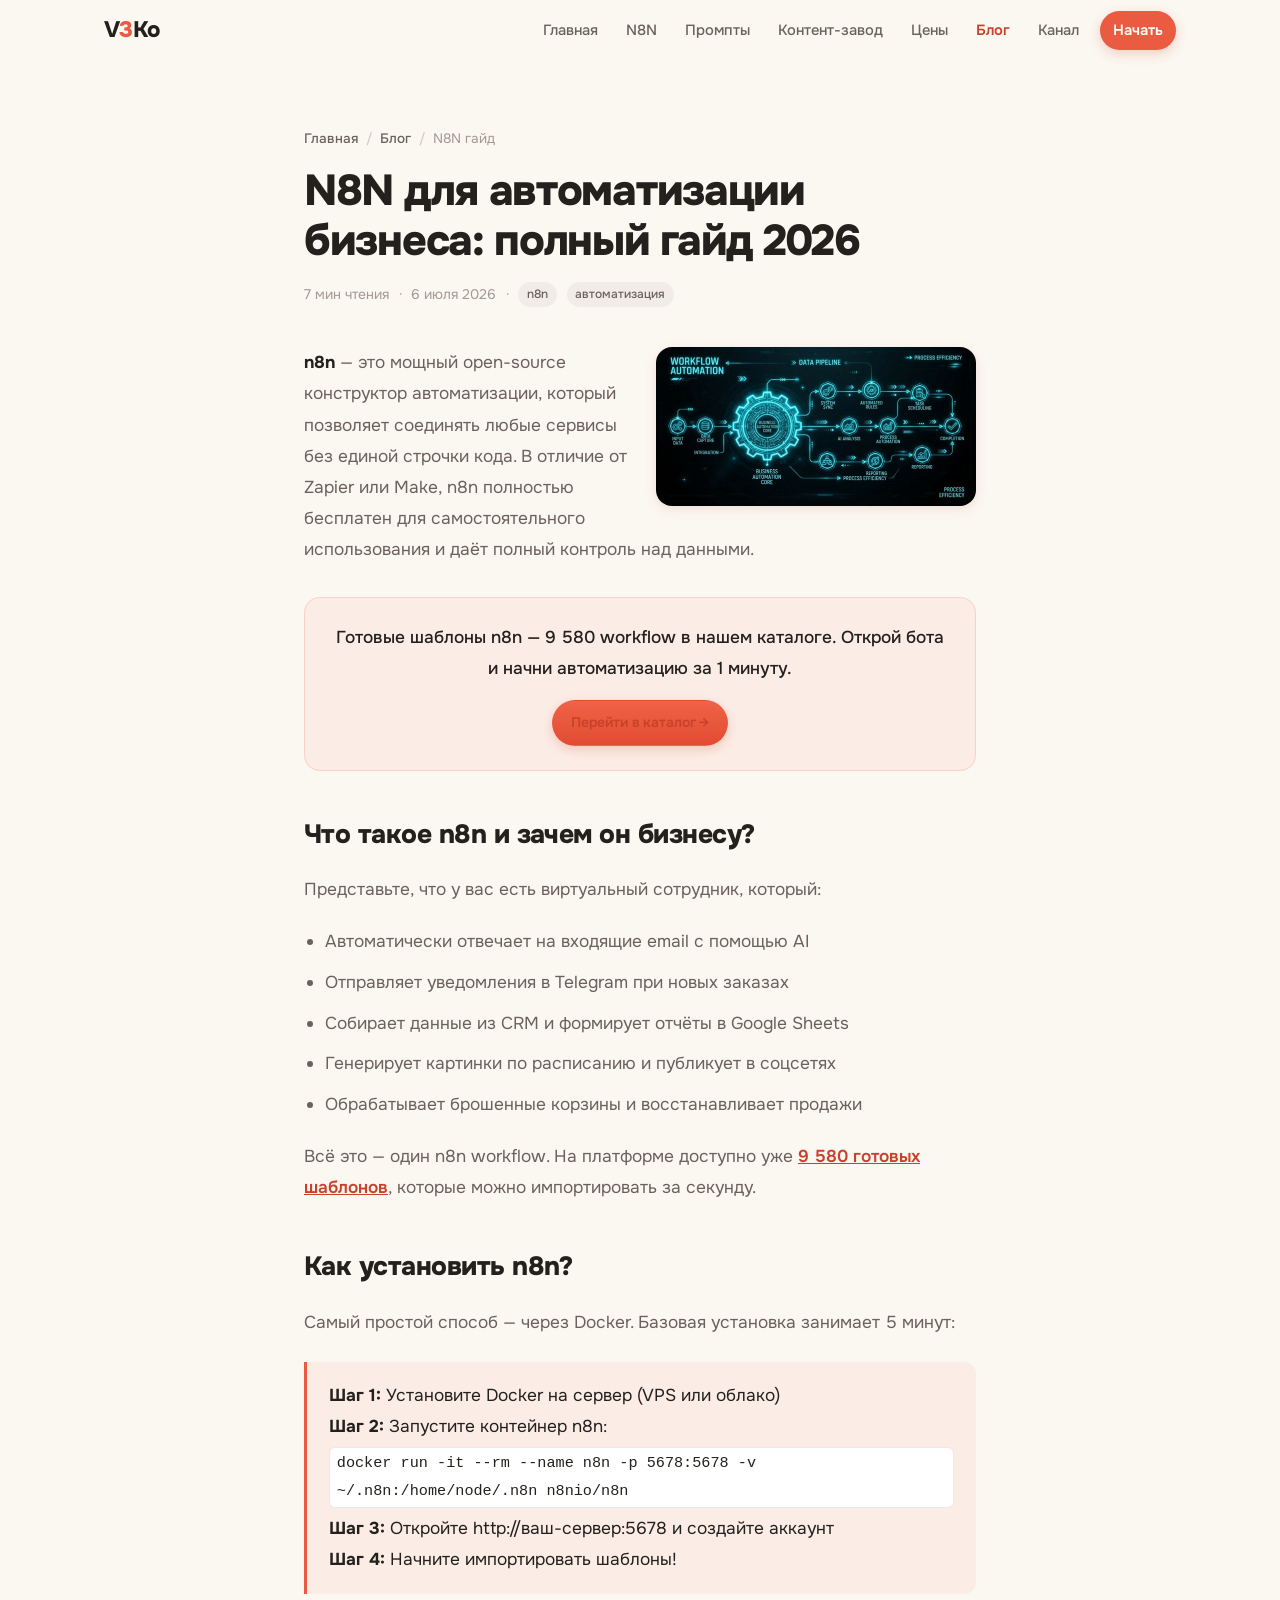
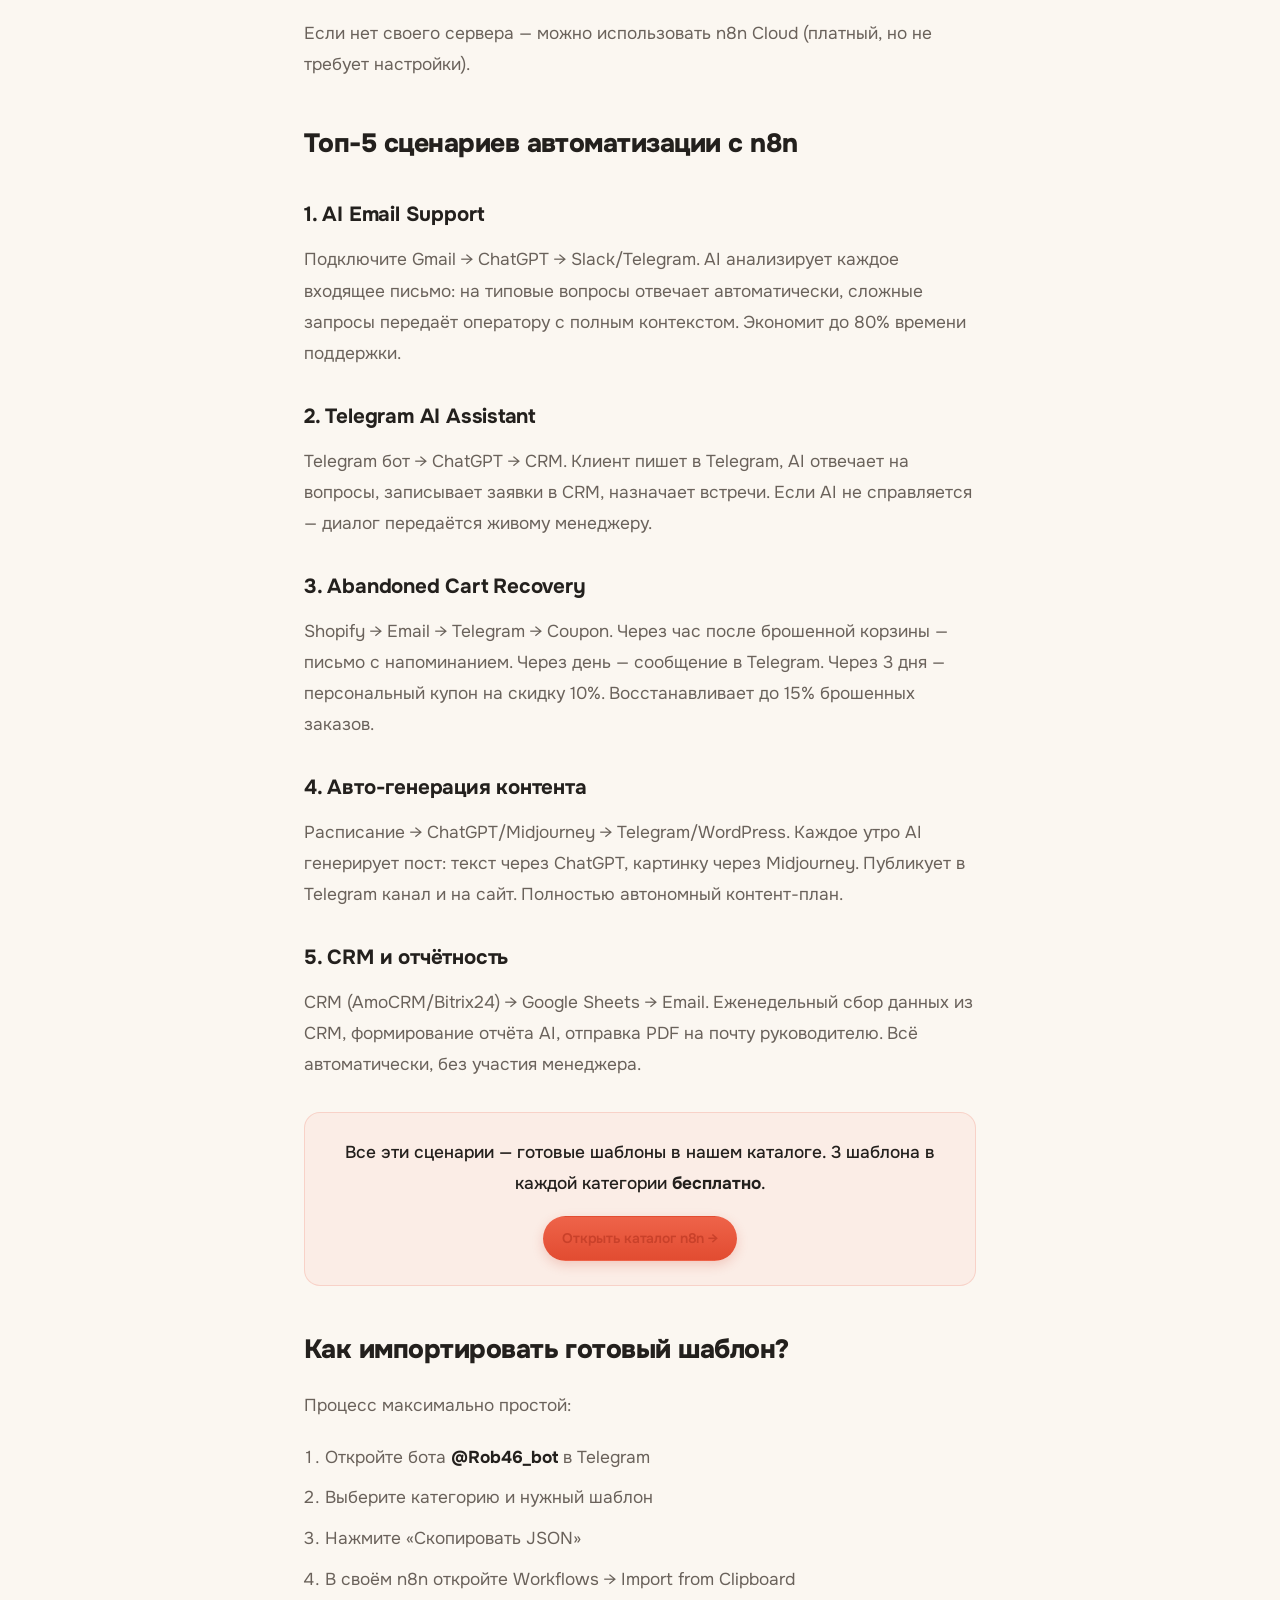
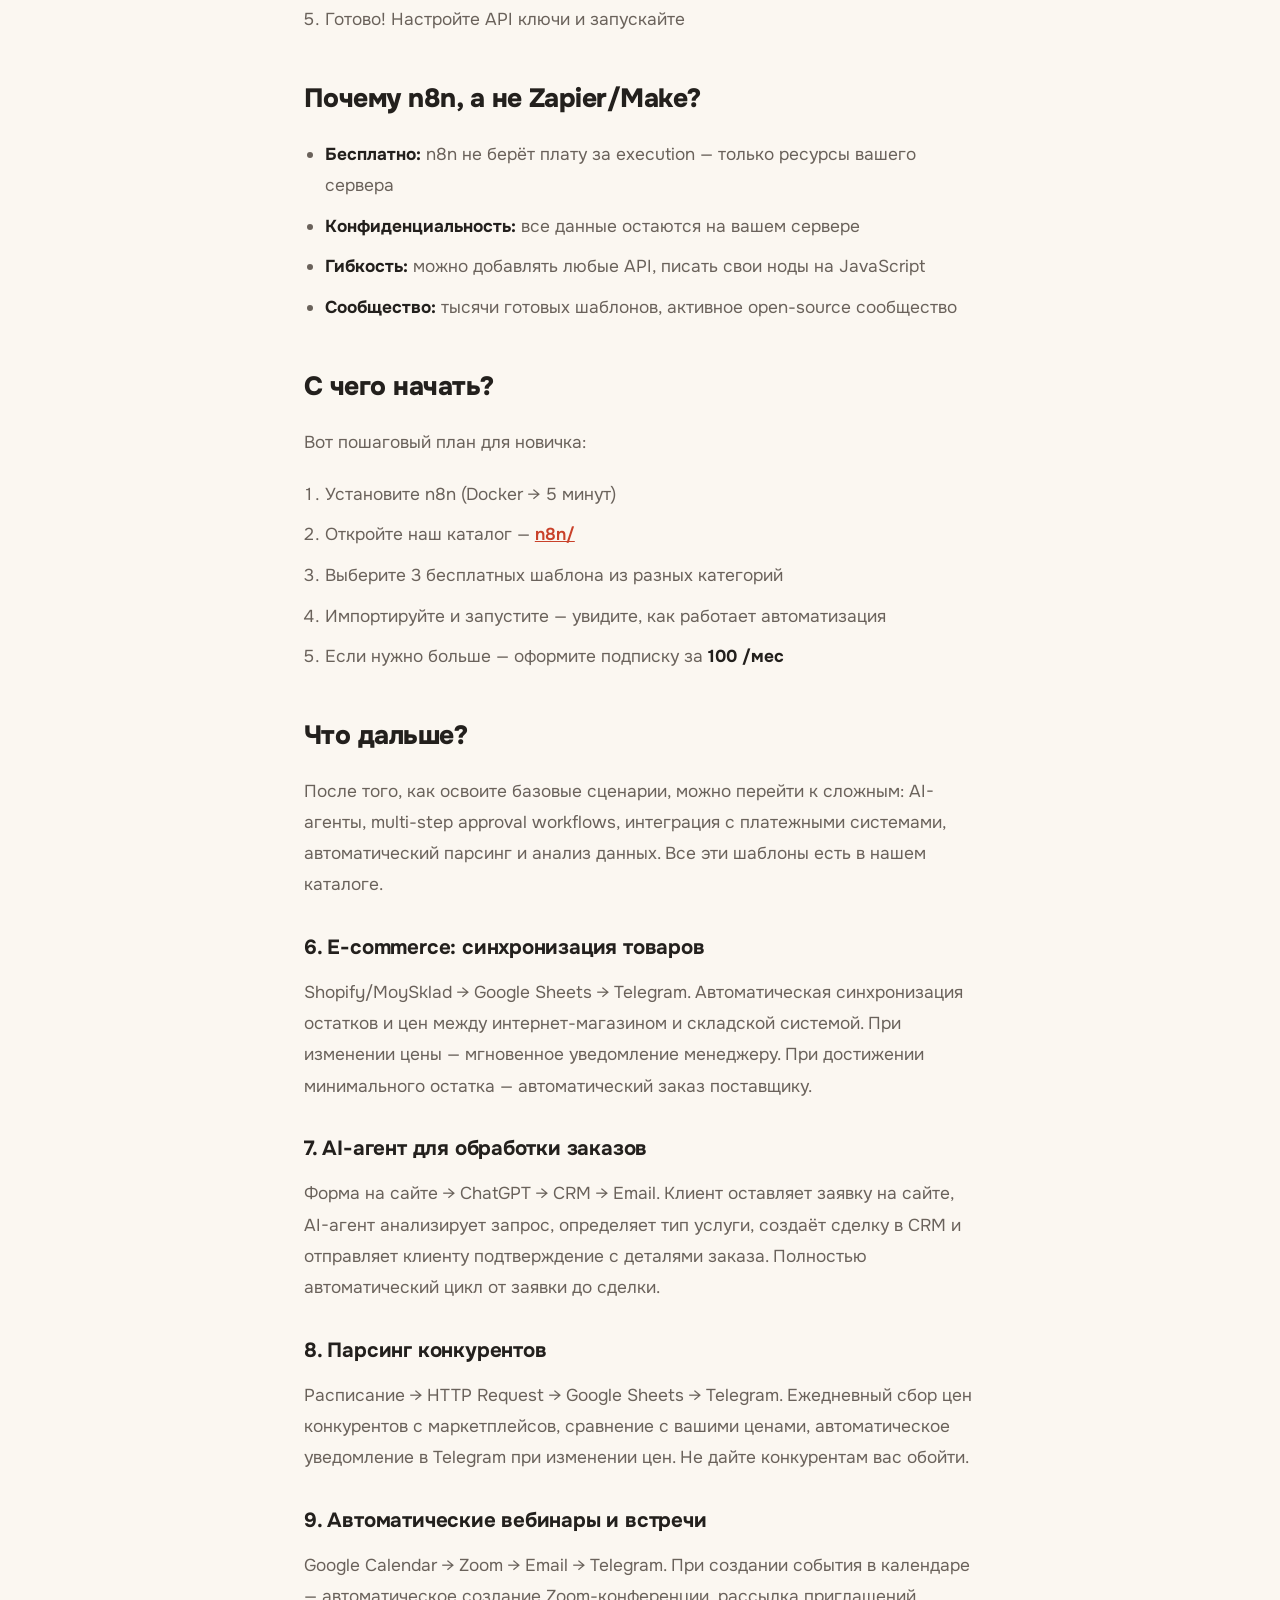
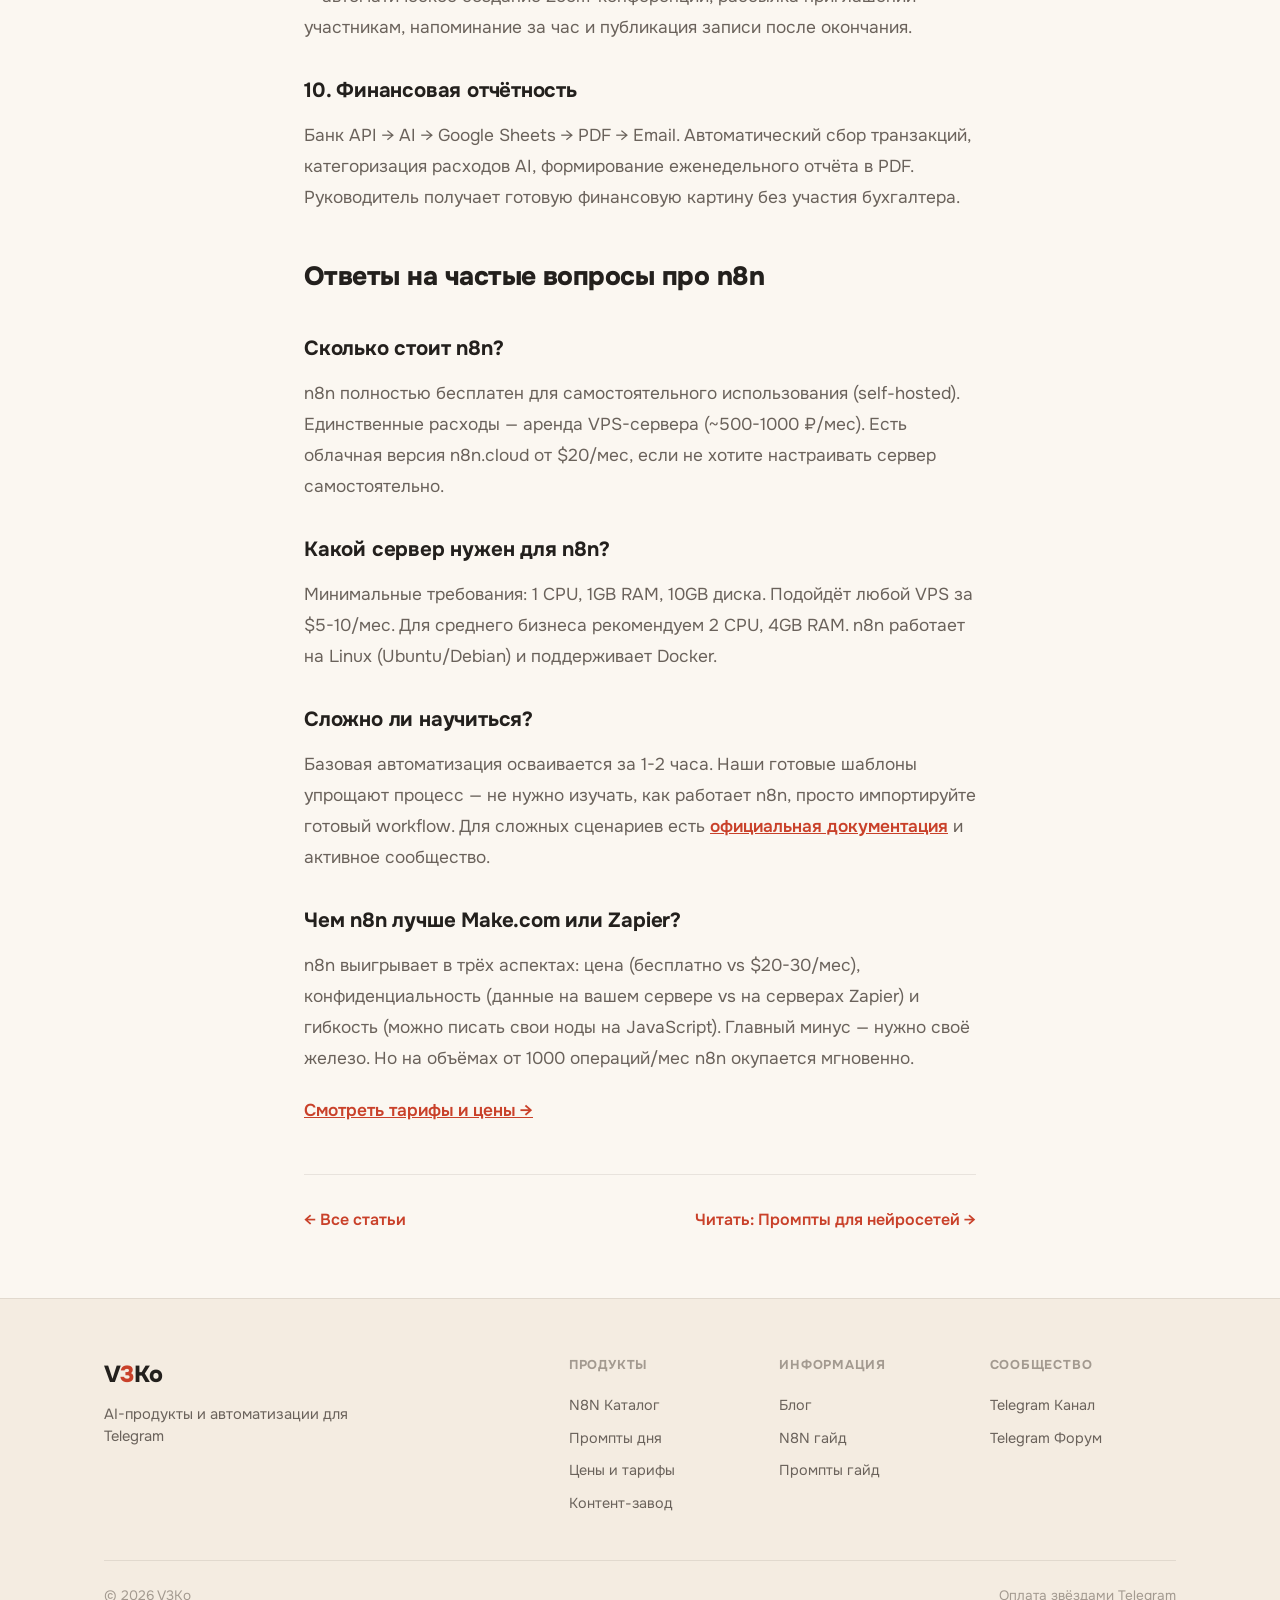
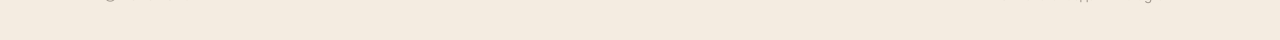
<file: blog/n8n-avtomatizacia-biznesa.html>
<!DOCTYPE html>
<html lang="ru">
<head>
  <meta charset="UTF-8">
  <meta name="viewport" content="width=device-width, initial-scale=1.0">
  <title>N8N для автоматизации бизнеса: полный гайд 2026 — Блог V3Ko</title>
  <meta name="description" content="Полный гайд по n8n для автоматизации бизнеса: установка, лучшие шаблоны для email, Telegram, CRM, AI. Примеры workflow для малого бизнеса.">
  <meta name="keywords" content="n8n автоматизация, n8n гайд, бизнес автоматизация, n8n workflow, n8n шаблоны">
  <meta property="og:title" content="N8N для автоматизации бизнеса: полный гайд 2026 — Блог V3Ko">
  <meta property="og:description" content="Как настроить n8n и автоматизировать бизнес: email, Telegram, CRM, AI-агенты. Примеры workflow.">
  <meta property="og:image" content="https://v3ko.ru/public/og-image.png">
  <meta property="og:url" content="https://v3ko.ru/blog/n8n-avtomatizacia-biznesa.html">
  <meta property="og:type" content="article">
  <link rel="canonical" href="https://v3ko.ru/blog/n8n-avtomatizacia-biznesa.html">
  <link rel="icon" type="image/svg+xml" href="../public/favicon.svg">
  <link rel="stylesheet" href="../css/style.css?v=20260716">
  <script type="application/ld+json">{
    "@context": "https://schema.org",
    "@type": "Article",
    "headline": "N8N для автоматизации бизнеса: полный гайд 2026",
    "description": "Как настроить n8n с нуля и автоматизировать бизнес-процессы",
    "datePublished": "2026-07-06",
    "author": {"@type":"Organization","name":"V3Ko"}
  }</script>
  <!-- Yandex.Metrika counter -->
  <script type="text/javascript">
  (function(m,e,t,r,i,k,a){m[i]=m[i]||function(){(m[i].a=m[i].a||[]).push(arguments)};
  m[i].l=1*new Date();k=e.createElement(t),a=e.getElementsByTagName(t)[0],k.async=1,k.src=r,a.parentNode.insertBefore(k,a)})
  (window,document,'script','https://mc.yandex.ru/metrika/tag.js?id=110451940','ym');
  ym(110451940,'init',{clickmap:true,trackLinks:true,accurateTrackBounce:true});
  </script>
  <noscript><div><img src="https://mc.yandex.ru/watch/110451940" style="position:absolute;left:-9999px" alt=""></div></noscript>
  <!-- /Yandex.Metrika counter -->
</head>
<body>

<nav class="navbar" id="navbar">
  <div class="nv">
    <a href="/" class="logo">V<span>3</span>Ko</a>
    <div class="nl">
      <a href="/">Главная</a>
      <a href="../n8n/">N8N</a>
      <a href="../prompts/">Промпты</a>
      <a href="../zavod/">Контент-завод</a>
      <a href="../pricing/">Цены</a>
      <a href="../blog/" class="active">Блог</a>
      <a href="https://t.me/ai_vmasterke">Канал</a>
      <a href="https://prompts.v3ko.ru" class="nav-cta">Начать</a>
    </div>
    <button class="nt" id="nt" aria-label="Меню"><span></span><span></span><span></span></button>
  </div>
</nav>

<article class="article">
  <div class="article-content">
    <div class="article-header reveal">
      <div class="page-breadcrumb" style="margin-bottom:1rem">
        <a href="/">Главная</a><span class="sep">/</span><a href="../blog/">Блог</a><span class="sep">/</span><span>N8N гайд</span>
      </div>
      <h1>N8N для автоматизации бизнеса: полный гайд 2026</h1>
      <div class="meta">
        <span>7 мин чтения</span>
        <span>·</span>
        <span>6 июля 2026</span>
        <span>·</span>
        <span class="tag">n8n</span>
        <span class="tag">автоматизация</span>
      </div>
    </div>

    <div class="article-body reveal">
      <!-- Blog illustration — обтекание текстом справа -->
      <div style="margin-bottom:1rem">
        <img src="../public/blog-n8n.jpg" alt="N8N автоматизация бизнеса workflow схема" class="blog-article-img blog-article-img-float-right">
      </div>

      <p><strong>n8n</strong> — это мощный open-source конструктор автоматизации, который позволяет соединять любые сервисы без единой строчки кода. В отличие от Zapier или Make, n8n полностью бесплатен для самостоятельного использования и даёт полный контроль над данными.</p>

      <div class="art-cta">
        <p> Готовые шаблоны n8n — 9 580 workflow в нашем каталоге. Открой бота и начни автоматизацию за 1 минуту.</p>
        <a href="https://t.me/Rob46_bot" class="btn btn-p btn-sm">Перейти в каталог →</a>
      </div>

      <h2>Что такое n8n и зачем он бизнесу?</h2>
      <p>Представьте, что у вас есть виртуальный сотрудник, который:</p>
      <ul>
        <li>Автоматически отвечает на входящие email с помощью AI</li>
        <li>Отправляет уведомления в Telegram при новых заказах</li>
        <li>Собирает данные из CRM и формирует отчёты в Google Sheets</li>
        <li>Генерирует картинки по расписанию и публикует в соцсетях</li>
        <li>Обрабатывает брошенные корзины и восстанавливает продажи</li>
      </ul>
      <p>Всё это — один n8n workflow. На платформе доступно уже <a href="../n8n/">9 580 готовых шаблонов</a>, которые можно импортировать за секунду.</p>

      <h2>Как установить n8n?</h2>
      <p>Самый простой способ — через Docker. Базовая установка занимает 5 минут:</p>
      <blockquote>
        <p><strong>Шаг 1:</strong> Установите Docker на сервер (VPS или облако)<br>
        <strong>Шаг 2:</strong> Запустите контейнер n8n:<br>
        <code>docker run -it --rm --name n8n -p 5678:5678 -v ~/.n8n:/home/node/.n8n n8nio/n8n</code><br>
        <strong>Шаг 3:</strong> Откройте http://ваш-сервер:5678 и создайте аккаунт<br>
        <strong>Шаг 4:</strong> Начните импортировать шаблоны!</p>
      </blockquote>
      <p>Если нет своего сервера — можно использовать n8n Cloud (платный, но не требует настройки).</p>

      <h2>Топ-5 сценариев автоматизации с n8n</h2>

      <h3>1. AI Email Support</h3>
      <p>Подключите Gmail → ChatGPT → Slack/Telegram. AI анализирует каждое входящее письмо: на типовые вопросы отвечает автоматически, сложные запросы передаёт оператору с полным контекстом. Экономит до 80% времени поддержки.</p>

      <h3>2. Telegram AI Assistant</h3>
      <p>Telegram бот → ChatGPT → CRM. Клиент пишет в Telegram, AI отвечает на вопросы, записывает заявки в CRM, назначает встречи. Если AI не справляется — диалог передаётся живому менеджеру.</p>

      <h3>3. Abandoned Cart Recovery</h3>
      <p>Shopify → Email → Telegram → Coupon. Через час после брошенной корзины — письмо с напоминанием. Через день — сообщение в Telegram. Через 3 дня — персональный купон на скидку 10%. Восстанавливает до 15% брошенных заказов.</p>

      <h3>4. Авто-генерация контента</h3>
      <p>Расписание → ChatGPT/Midjourney → Telegram/WordPress. Каждое утро AI генерирует пост: текст через ChatGPT, картинку через Midjourney. Публикует в Telegram канал и на сайт. Полностью автономный контент-план.</p>

      <h3>5. CRM и отчётность</h3>
      <p>CRM (AmoCRM/Bitrix24) → Google Sheets → Email. Еженедельный сбор данных из CRM, формирование отчёта AI, отправка PDF на почту руководителю. Всё автоматически, без участия менеджера.</p>

      <div class="art-cta">
        <p> Все эти сценарии — готовые шаблоны в нашем каталоге. 3 шаблона в каждой категории <strong>бесплатно</strong>.</p>
        <a href="https://t.me/Rob46_bot" class="btn btn-p btn-sm">Открыть каталог n8n →</a>
      </div>

      <h2>Как импортировать готовый шаблон?</h2>
      <p>Процесс максимально простой:</p>
      <ol>
        <li>Откройте бота <strong>@Rob46_bot</strong> в Telegram</li>
        <li>Выберите категорию и нужный шаблон</li>
        <li>Нажмите «Скопировать JSON»</li>
        <li>В своём n8n откройте Workflows → Import from Clipboard</li>
        <li>Готово! Настройте API ключи и запускайте</li>
      </ol>

      <h2>Почему n8n, а не Zapier/Make?</h2>
      <ul>
        <li><strong>Бесплатно:</strong> n8n не берёт плату за execution — только ресурсы вашего сервера</li>
        <li><strong>Конфиденциальность:</strong> все данные остаются на вашем сервере</li>
        <li><strong>Гибкость:</strong> можно добавлять любые API, писать свои ноды на JavaScript</li>
        <li><strong>Сообщество:</strong> тысячи готовых шаблонов, активное open-source сообщество</li>
      </ul>

      <h2>С чего начать?</h2>
      <p>Вот пошаговый план для новичка:</p>
      <ol>
        <li>Установите n8n (Docker → 5 минут)</li>
        <li>Откройте наш каталог — <a href="../n8n/">n8n/</a></li>
        <li>Выберите 3 бесплатных шаблона из разных категорий</li>
        <li>Импортируйте и запустите — увидите, как работает автоматизация</li>
        <li>Если нужно больше — оформите подписку за <strong>100 /мес</strong></li>
      </ol>

      <h2>Что дальше?</h2>
      <p>После того, как освоите базовые сценарии, можно перейти к сложным: AI-агенты, multi-step approval workflows, интеграция с платежными системами, автоматический парсинг и анализ данных. Все эти шаблоны есть в нашем каталоге.</p>

      <h3>6. E-commerce: синхронизация товаров</h3>
      <p>Shopify/MoySklad → Google Sheets → Telegram. Автоматическая синхронизация остатков и цен между интернет-магазином и складской системой. При изменении цены — мгновенное уведомление менеджеру. При достижении минимального остатка — автоматический заказ поставщику.</p>

      <h3>7. AI-агент для обработки заказов</h3>
      <p>Форма на сайте → ChatGPT → CRM → Email. Клиент оставляет заявку на сайте, AI-агент анализирует запрос, определяет тип услуги, создаёт сделку в CRM и отправляет клиенту подтверждение с деталями заказа. Полностью автоматический цикл от заявки до сделки.</p>

      <h3>8. Парсинг конкурентов</h3>
      <p>Расписание → HTTP Request → Google Sheets → Telegram. Ежедневный сбор цен конкурентов с маркетплейсов, сравнение с вашими ценами, автоматическое уведомление в Telegram при изменении цен. Не дайте конкурентам вас обойти.</p>

      <h3>9. Автоматические вебинары и встречи</h3>
      <p>Google Calendar → Zoom → Email → Telegram. При создании события в календаре — автоматическое создание Zoom-конференции, рассылка приглашений участникам, напоминание за час и публикация записи после окончания.</p>

      <h3>10. Финансовая отчётность</h3>
      <p>Банк API → AI → Google Sheets → PDF → Email. Автоматический сбор транзакций, категоризация расходов AI, формирование еженедельного отчёта в PDF. Руководитель получает готовую финансовую картину без участия бухгалтера.</p>

      <h2>Ответы на частые вопросы про n8n</h2>

      <h3>Сколько стоит n8n?</h3>
      <p>n8n полностью бесплатен для самостоятельного использования (self-hosted). Единственные расходы — аренда VPS-сервера (~500-1000 ₽/мес). Есть облачная версия n8n.cloud от $20/мес, если не хотите настраивать сервер самостоятельно.</p>

      <h3>Какой сервер нужен для n8n?</h3>
      <p>Минимальные требования: 1 CPU, 1GB RAM, 10GB диска. Подойдёт любой VPS за $5-10/мес. Для среднего бизнеса рекомендуем 2 CPU, 4GB RAM. n8n работает на Linux (Ubuntu/Debian) и поддерживает Docker.</p>

      <h3>Сложно ли научиться?</h3>
      <p>Базовая автоматизация осваивается за 1-2 часа. Наши готовые шаблоны упрощают процесс — не нужно изучать, как работает n8n, просто импортируйте готовый workflow. Для сложных сценариев есть <a href="https://docs.n8n.io" target="_blank">официальная документация</a> и активное сообщество.</p>

      <h3>Чем n8n лучше Make.com или Zapier?</h3>
      <p>n8n выигрывает в трёх аспектах: цена (бесплатно vs $20-30/мес), конфиденциальность (данные на вашем сервере vs на серверах Zapier) и гибкость (можно писать свои ноды на JavaScript). Главный минус — нужно своё железо. Но на объёмах от 1000 операций/мес n8n окупается мгновенно.</p>

      <p><a href="../pricing/">Смотреть тарифы и цены →</a></p>
    </div>

    <div class="page-nav reveal">
      <a href="../blog/">← Все статьи</a>
      <a href="prompty-dlya-neyrosetey.html">Читать: Промпты для нейросетей →</a>
    </div>
  </div>
</article>

<footer class="ftr">
  <div class="container">
    <div class="ft">
      <div class="fb">
        <a href="/" class="fl">V<span style="color:var(--cyan)">3</span>Ko</a>
        <p class="fd2">AI-продукты и автоматизации для Telegram</p>
      </div>
      <div class="fl2">
        <div class="fc2">
          <h5>Продукты</h5>
          <a href="../n8n/">N8N Каталог</a>
          <a href="../prompts/">Промпты дня</a>
          <a href="../pricing/">Цены и тарифы</a>
          <a href="/zavod/">Контент-завод</a>
        </div>
        <div class="fc2">
          <h5>Информация</h5>
          <a href="../blog/">Блог</a>
          <a href="n8n-avtomatizacia-biznesa.html">N8N гайд</a>
          <a href="prompty-dlya-neyrosetey.html">Промпты гайд</a>
        </div>
        <div class="fc2">
          <h5>Сообщество</h5>
          <a href="https://t.me/ai_vmasterke">Telegram Канал</a>
          <a href="https://t.me/vmasterke">Telegram Форум</a>
        </div>
      </div>
    </div>
    <div class="fb2">
      <span>© 2026 V3Ko</span>
      <span>Оплата звёздами Telegram</span>
    </div>
  </div>
</footer>

<script>
document.getElementById('nt').addEventListener('click', function(){ document.querySelector('.nl').classList.toggle('active'); this.classList.toggle('active'); });
document.querySelectorAll('.nl a').forEach(l => l.addEventListener('click', () => { document.querySelector('.nl').classList.remove('active'); document.getElementById('nt').classList.remove('active'); }));
const rv = new IntersectionObserver(e => { e.forEach(e => { if (e.isIntersecting) { let t = parseInt(e.target.dataset.delay) || 0; e.target.style.transitionDelay = t * .15 + 's'; e.target.classList.add('revealed'); rv.unobserve(e.target); } }); }, { threshold: .1 });
document.querySelectorAll('.reveal').forEach(e => rv.observe(e));
window.addEventListener('scroll', () => { document.getElementById('navbar').classList.toggle('scrolled', window.pageYOffset > 50); });
</script>
</body>
</html>
</file>
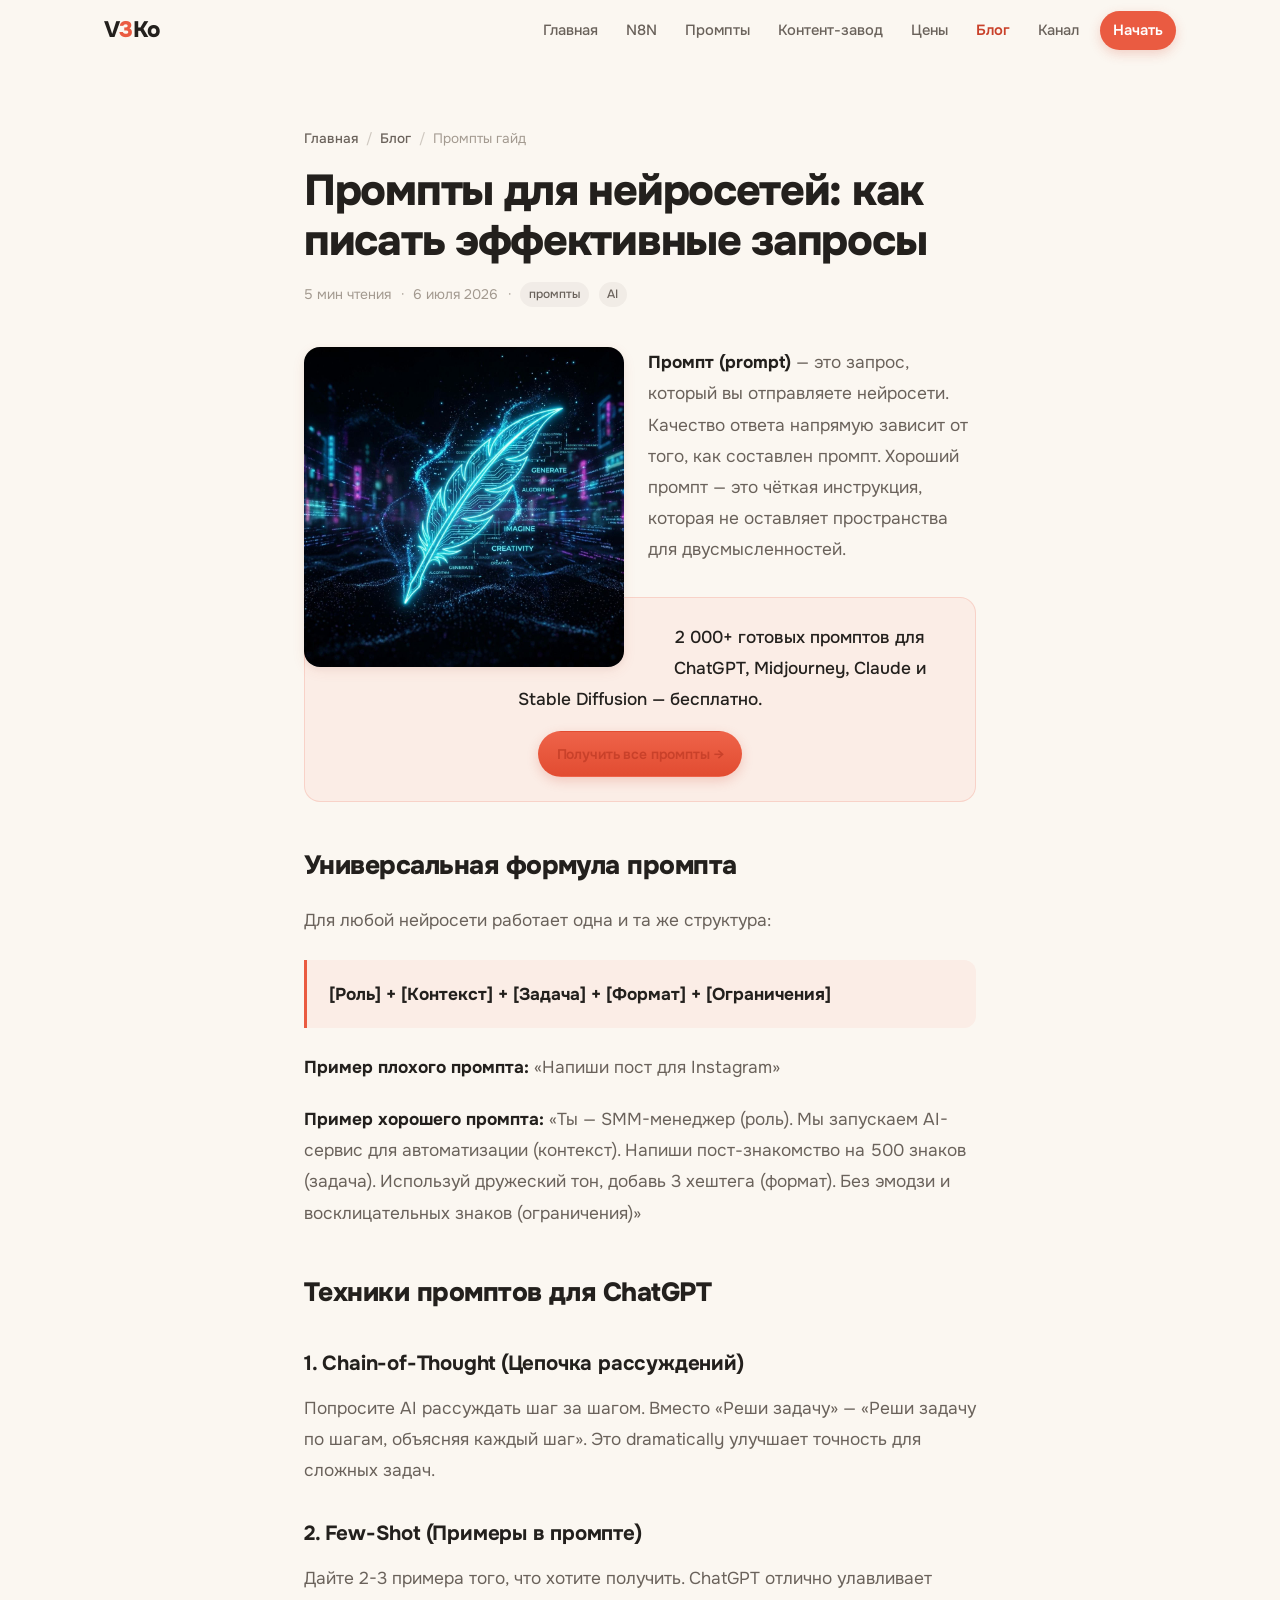
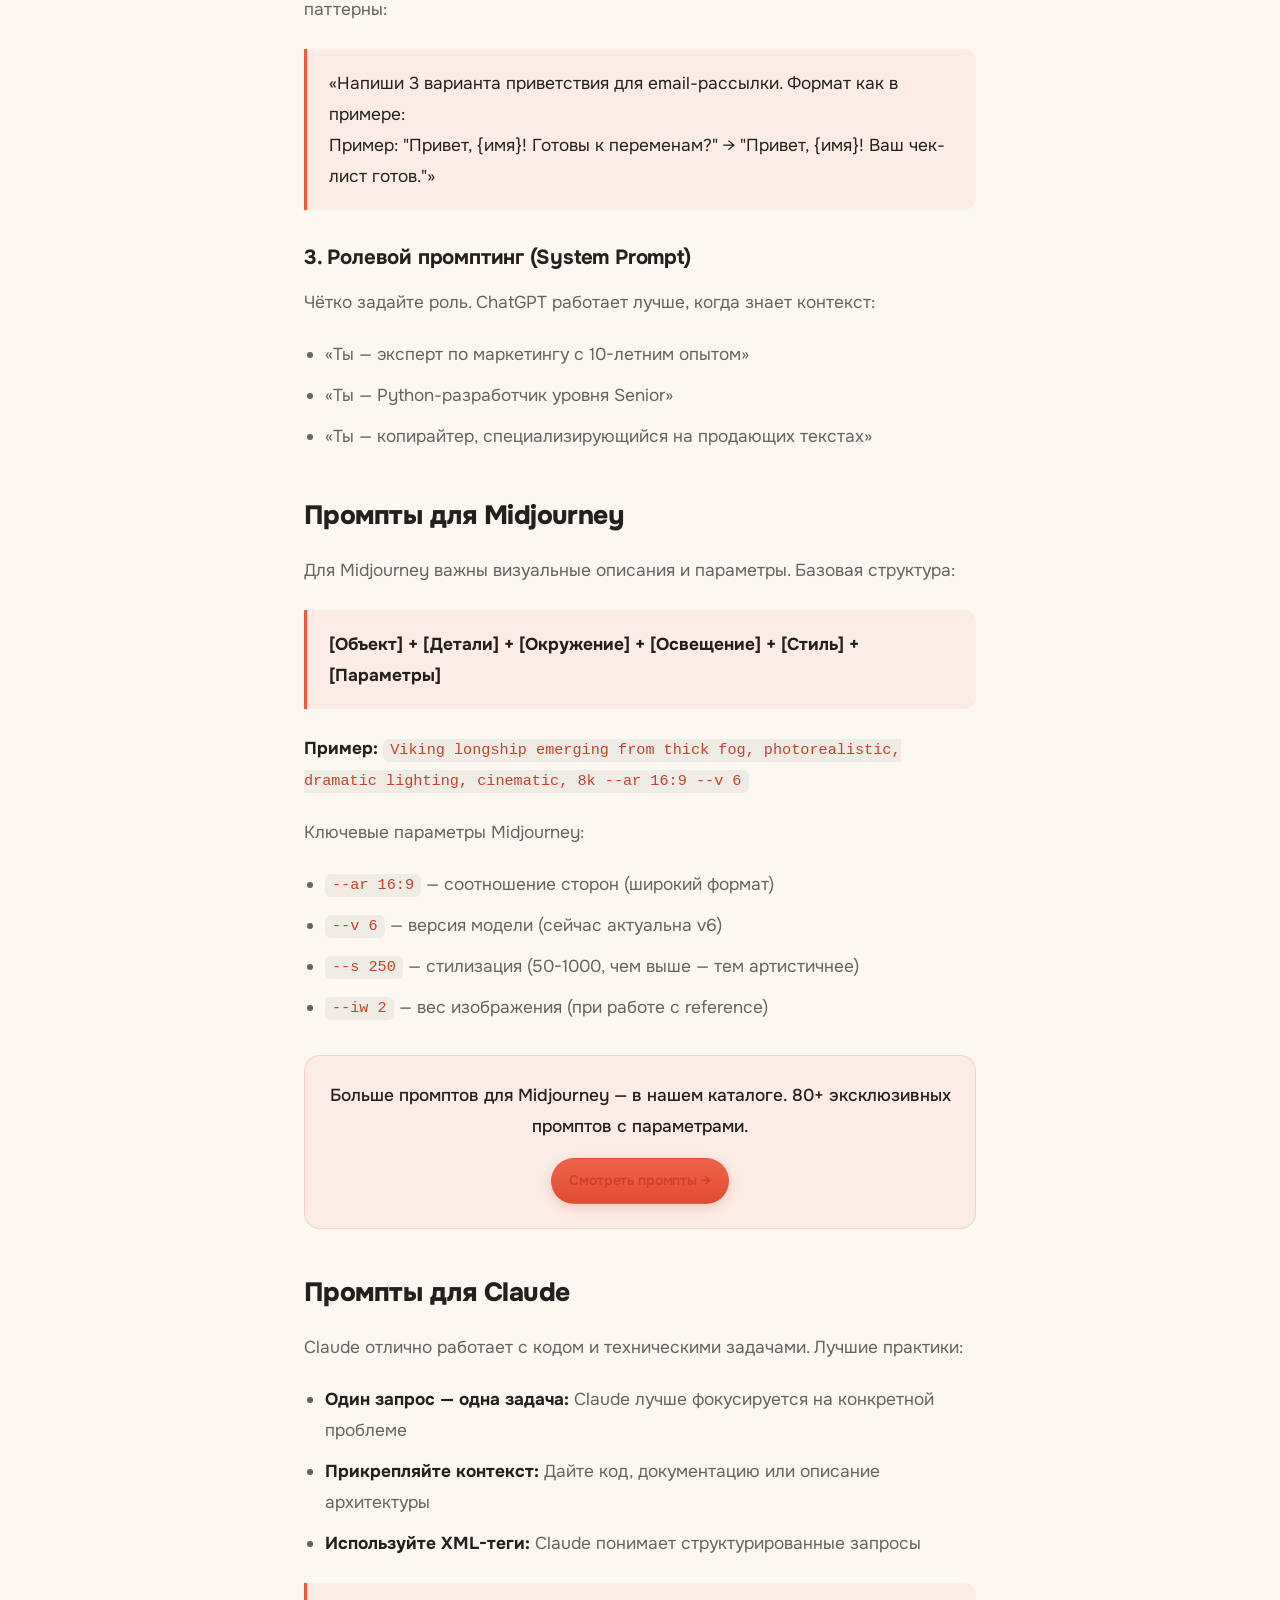
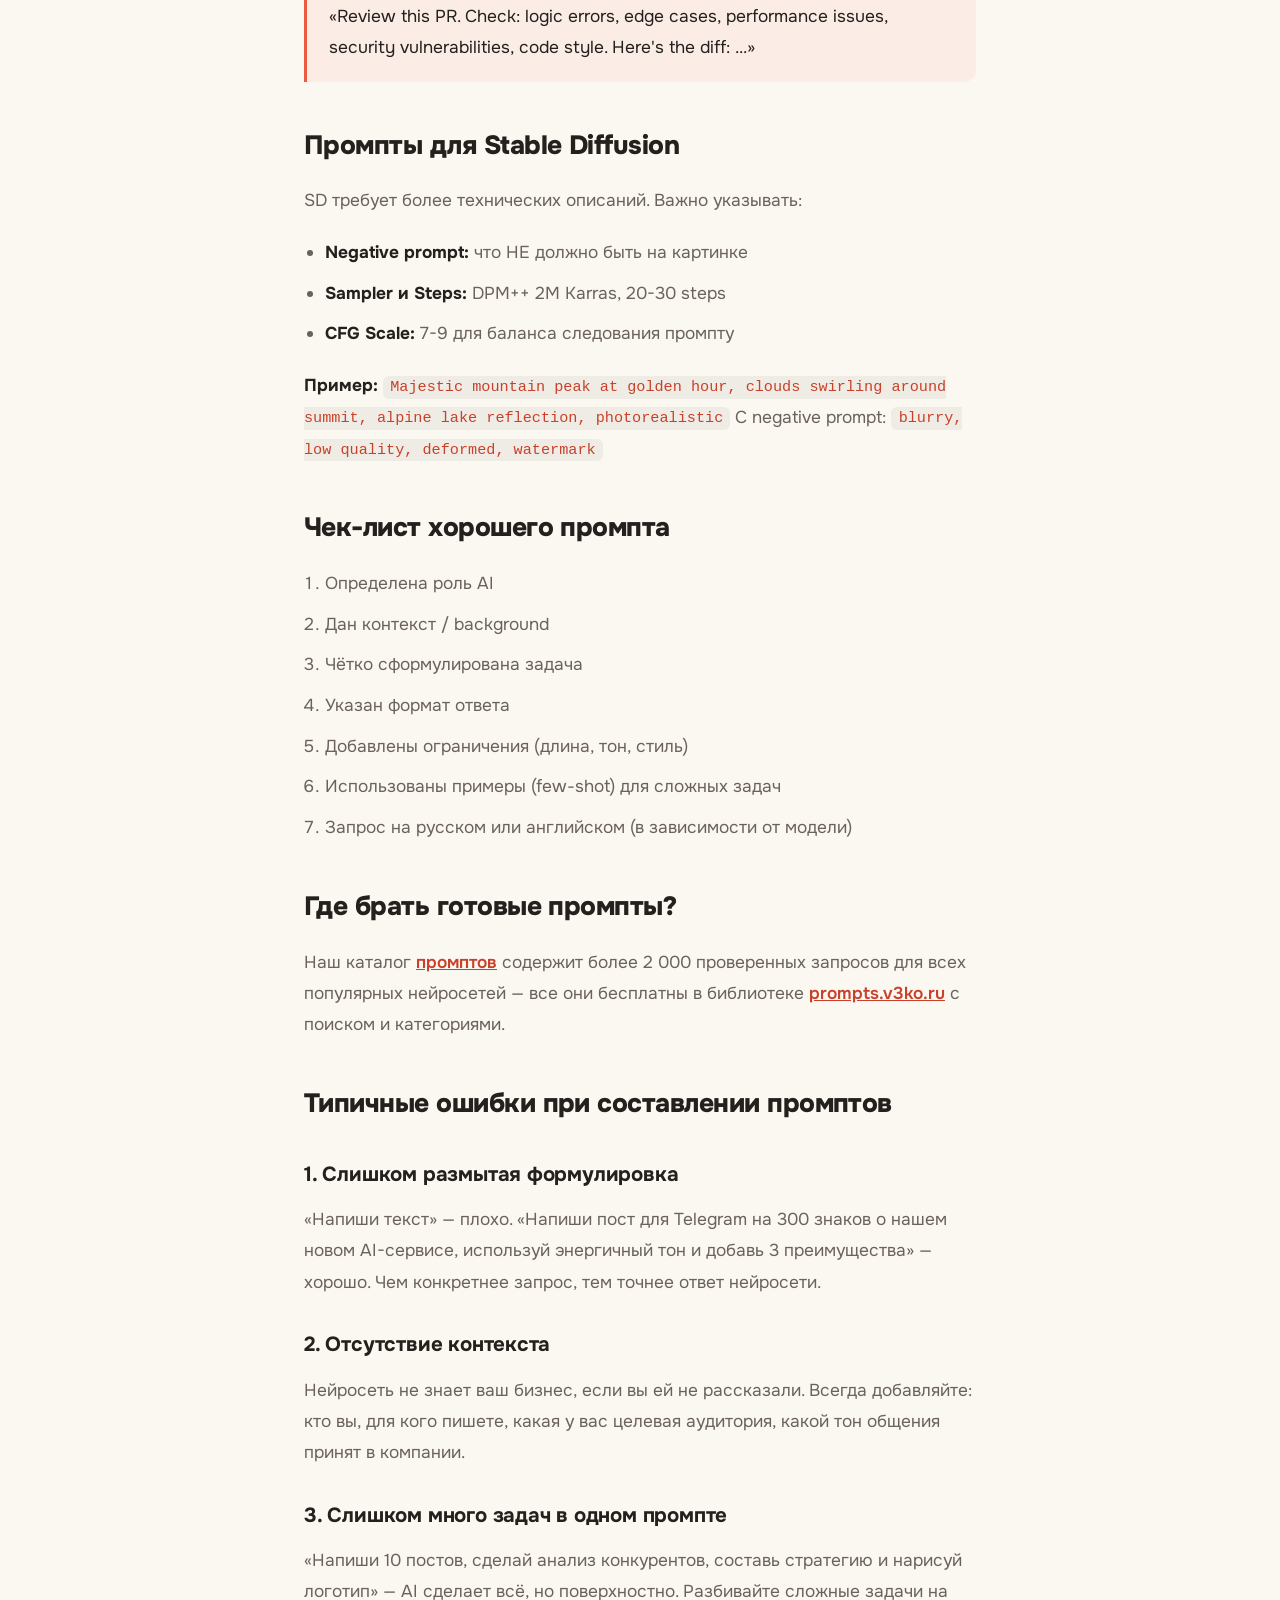
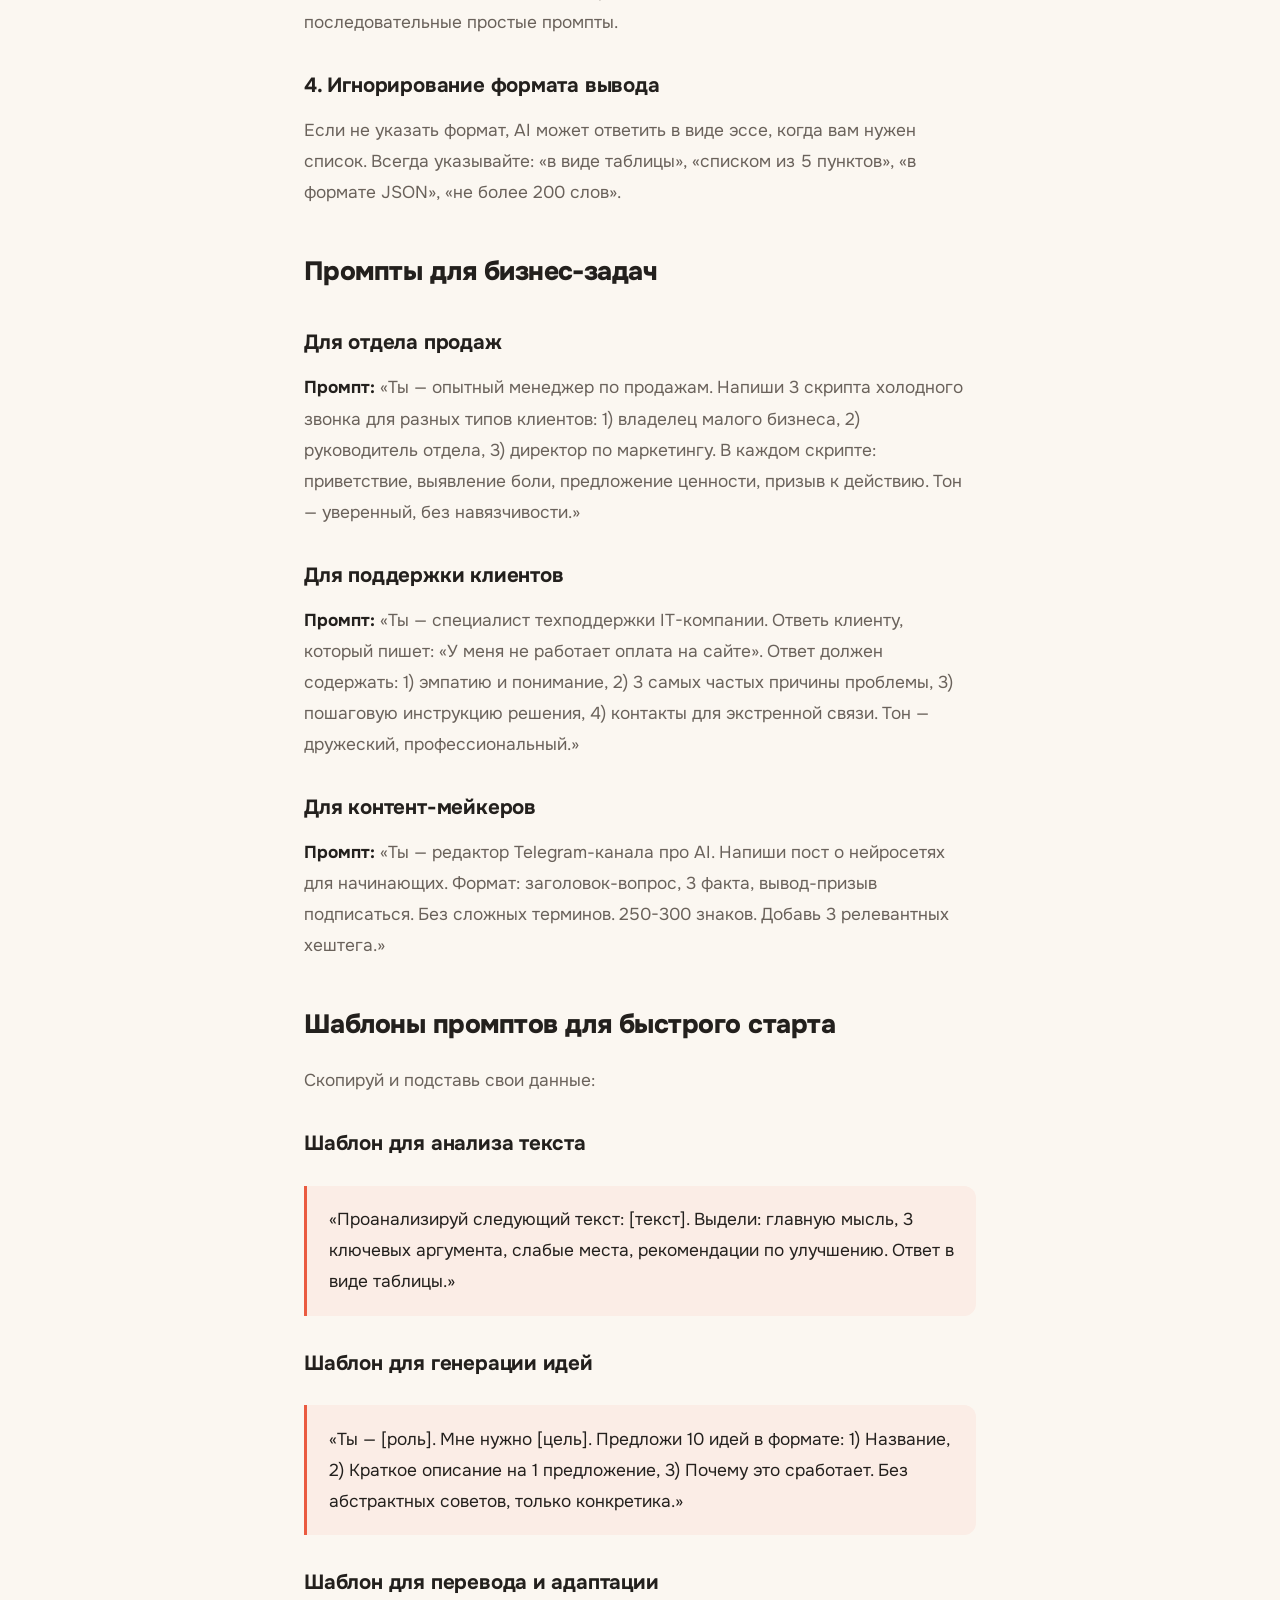
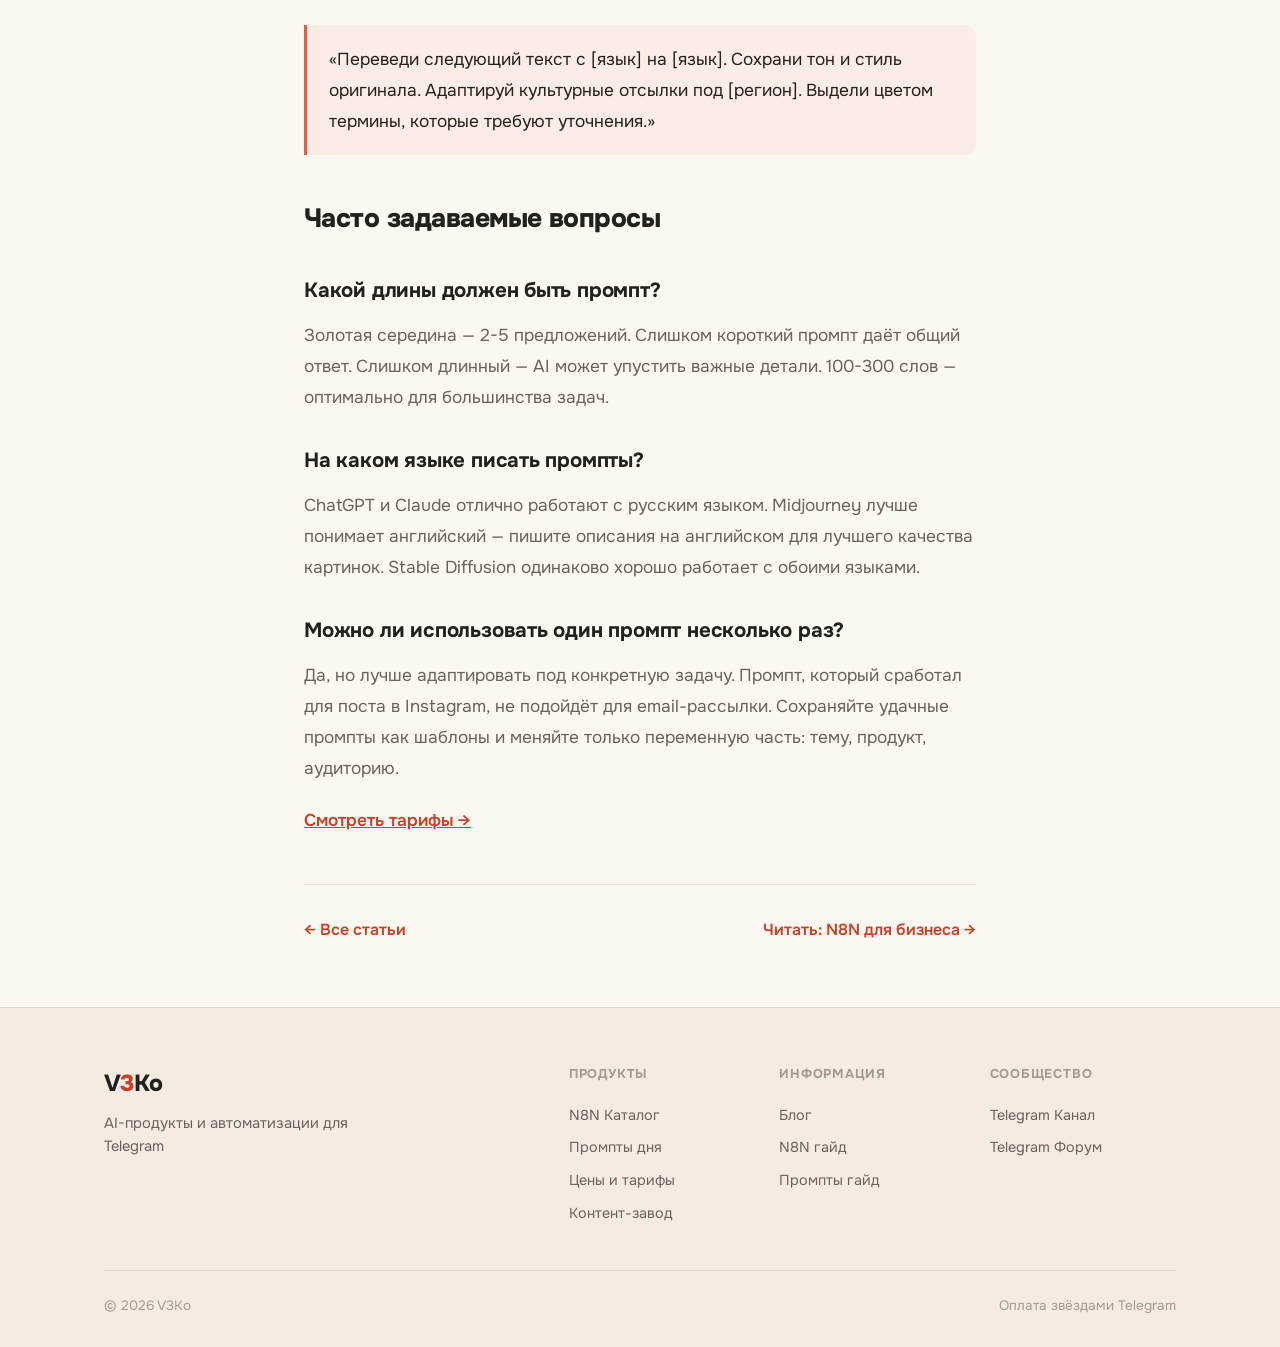
<file: blog/prompty-dlya-neyrosetey.html>
<!DOCTYPE html>
<html lang="ru">
<head>
  <meta charset="UTF-8">
  <meta name="viewport" content="width=device-width, initial-scale=1.0">
  <title>Промпты для нейросетей: как писать эффективные запросы — Блог V3Ko</title>
  <meta name="description" content="Как правильно писать промпты для ChatGPT, Midjourney, Claude и Stable Diffusion. Лучшие техники, примеры и шаблоны промптов для любых задач.">
  <meta name="keywords" content="промпты для нейросетей, промпты chatgpt, midjourney prompts, как писать промпты, техники промптов">
  <meta property="og:title" content="Промпты для нейросетей: как писать эффективные запросы — Блог V3Ko">
  <meta property="og:description" content="Лучшие техники составления промптов для ChatGPT, Midjourney, Claude. Примеры, шаблоны и чек-лист.">
  <meta property="og:image" content="https://v3ko.ru/public/og-image.png">
  <meta property="og:url" content="https://v3ko.ru/blog/prompty-dlya-neyrosetey.html">
  <meta property="og:type" content="article">
  <link rel="canonical" href="https://v3ko.ru/blog/prompty-dlya-neyrosetey.html">
  <link rel="icon" type="image/svg+xml" href="../public/favicon.svg">
  <link rel="stylesheet" href="../css/style.css?v=20260716">
  <script type="application/ld+json">{
    "@context": "https://schema.org",
    "@type": "Article",
    "headline": "Промпты для нейросетей: как писать эффективные запросы",
    "description": "Лучшие техники составления промптов для нейросетей",
    "datePublished": "2026-07-06",
    "author": {"@type":"Organization","name":"V3Ko"}
  }</script>
  <!-- Yandex.Metrika counter -->
  <script type="text/javascript">
  (function(m,e,t,r,i,k,a){m[i]=m[i]||function(){(m[i].a=m[i].a||[]).push(arguments)};
  m[i].l=1*new Date();k=e.createElement(t),a=e.getElementsByTagName(t)[0],k.async=1,k.src=r,a.parentNode.insertBefore(k,a)})
  (window,document,'script','https://mc.yandex.ru/metrika/tag.js?id=110451940','ym');
  ym(110451940,'init',{clickmap:true,trackLinks:true,accurateTrackBounce:true});
  </script>
  <noscript><div><img src="https://mc.yandex.ru/watch/110451940" style="position:absolute;left:-9999px" alt=""></div></noscript>
  <!-- /Yandex.Metrika counter -->
</head>
<body>

<nav class="navbar" id="navbar">
  <div class="nv">
    <a href="/" class="logo">V<span>3</span>Ko</a>
    <div class="nl">
      <a href="/">Главная</a>
      <a href="../n8n/">N8N</a>
      <a href="../prompts/">Промпты</a>
      <a href="../zavod/">Контент-завод</a>
      <a href="../pricing/">Цены</a>
      <a href="../blog/" class="active">Блог</a>
      <a href="https://t.me/ai_vmasterke">Канал</a>
      <a href="https://prompts.v3ko.ru" class="nav-cta">Начать</a>
    </div>
    <button class="nt" id="nt" aria-label="Меню"><span></span><span></span><span></span></button>
  </div>
</nav>

<article class="article">
  <div class="article-content">
    <div class="article-header reveal">
      <div class="page-breadcrumb" style="margin-bottom:1rem">
        <a href="/">Главная</a><span class="sep">/</span><a href="../blog/">Блог</a><span class="sep">/</span><span>Промпты гайд</span>
      </div>
      <h1>Промпты для нейросетей: как писать эффективные запросы</h1>
      <div class="meta">
        <span>5 мин чтения</span>
        <span>·</span>
        <span>6 июля 2026</span>
        <span>·</span>
        <span class="tag">промпты</span>
        <span class="tag">AI</span>
      </div>
    </div>

    <div class="article-body reveal">
      <!-- Blog illustration — обтекание текстом слева -->
      <div style="margin-bottom:1rem">
        <img src="../public/blog-prompts.jpg" alt="AI генерация промпты для нейросетей" class="blog-article-img blog-article-img-float-left">
      </div>
      <p><strong>Промпт (prompt)</strong> — это запрос, который вы отправляете нейросети. Качество ответа напрямую зависит от того, как составлен промпт. Хороший промпт — это чёткая инструкция, которая не оставляет пространства для двусмысленностей.</p>

      <div class="art-cta">
        <p> 2 000+ готовых промптов для ChatGPT, Midjourney, Claude и Stable Diffusion — бесплатно.</p>
        <a href="https://prompts.v3ko.ru" class="btn btn-p btn-sm">Получить все промпты →</a>
      </div>

      <h2>Универсальная формула промпта</h2>
      <p>Для любой нейросети работает одна и та же структура:</p>
      <blockquote>
        <p><strong>[Роль] + [Контекст] + [Задача] + [Формат] + [Ограничения]</strong></p>
      </blockquote>
      <p><strong>Пример плохого промпта:</strong> «Напиши пост для Instagram»</p>
      <p><strong>Пример хорошего промпта:</strong> «Ты — SMM-менеджер (роль). Мы запускаем AI-сервис для автоматизации (контекст). Напиши пост-знакомство на 500 знаков (задача). Используй дружеский тон, добавь 3 хештега (формат). Без эмодзи и восклицательных знаков (ограничения)»</p>

      <h2>Техники промптов для ChatGPT</h2>

      <h3>1. Chain-of-Thought (Цепочка рассуждений)</h3>
      <p>Попросите AI рассуждать шаг за шагом. Вместо «Реши задачу» — «Реши задачу по шагам, объясняя каждый шаг». Это dramatically улучшает точность для сложных задач.</p>

      <h3>2. Few-Shot (Примеры в промпте)</h3>
      <p>Дайте 2-3 примера того, что хотите получить. ChatGPT отлично улавливает паттерны:</p>
      <blockquote>
        <p>«Напиши 3 варианта приветствия для email-рассылки. Формат как в примере:<br>
        Пример: "Привет, {имя}!  Готовы к переменам?" → "Привет, {имя}!  Ваш чек-лист готов."»</p>
      </blockquote>

      <h3>3. Ролевой промптинг (System Prompt)</h3>
      <p>Чётко задайте роль. ChatGPT работает лучше, когда знает контекст:</p>
      <ul>
        <li>«Ты — эксперт по маркетингу с 10-летним опытом»</li>
        <li>«Ты — Python-разработчик уровня Senior»</li>
        <li>«Ты — копирайтер, специализирующийся на продающих текстах»</li>
      </ul>

      <h2>Промпты для Midjourney</h2>
      <p>Для Midjourney важны визуальные описания и параметры. Базовая структура:</p>
      <blockquote>
        <p><strong>[Объект] + [Детали] + [Окружение] + [Освещение] + [Стиль] + [Параметры]</strong></p>
      </blockquote>
      <p><strong>Пример:</strong> <code>Viking longship emerging from thick fog, photorealistic, dramatic lighting, cinematic, 8k --ar 16:9 --v 6</code></p>
      <p>Ключевые параметры Midjourney:</p>
      <ul>
        <li><code>--ar 16:9</code> — соотношение сторон (широкий формат)</li>
        <li><code>--v 6</code> — версия модели (сейчас актуальна v6)</li>
        <li><code>--s 250</code> — стилизация (50-1000, чем выше — тем артистичнее)</li>
        <li><code>--iw 2</code> — вес изображения (при работе с reference)</li>
      </ul>

      <div class="art-cta">
        <p> Больше промптов для Midjourney — в нашем каталоге. 80+ эксклюзивных промптов с параметрами.</p>
        <a href="../prompts/" class="btn btn-p btn-sm">Смотреть промпты →</a>
      </div>

      <h2>Промпты для Claude</h2>
      <p>Claude отлично работает с кодом и техническими задачами. Лучшие практики:</p>
      <ul>
        <li><strong>Один запрос — одна задача:</strong> Claude лучше фокусируется на конкретной проблеме</li>
        <li><strong>Прикрепляйте контекст:</strong> Дайте код, документацию или описание архитектуры</li>
        <li><strong>Используйте XML-теги:</strong> Claude понимает структурированные запросы</li>
      </ul>
      <blockquote>
        <p>«Review this PR. Check: logic errors, edge cases, performance issues, security vulnerabilities, code style. Here's the diff: <diff>...</diff>»</p>
      </blockquote>

      <h2>Промпты для Stable Diffusion</h2>
      <p>SD требует более технических описаний. Важно указывать:</p>
      <ul>
        <li><strong>Negative prompt:</strong> что НЕ должно быть на картинке</li>
        <li><strong>Sampler и Steps:</strong> DPM++ 2M Karras, 20-30 steps</li>
        <li><strong>CFG Scale:</strong> 7-9 для баланса следования промпту</li>
      </ul>
      <p><strong>Пример:</strong> <code>Majestic mountain peak at golden hour, clouds swirling around summit, alpine lake reflection, photorealistic</code> С negative prompt: <code>blurry, low quality, deformed, watermark</code></p>

      <h2>Чек-лист хорошего промпта</h2>
      <ol>
        <li> Определена роль AI</li>
        <li> Дан контекст / background</li>
        <li> Чётко сформулирована задача</li>
        <li> Указан формат ответа</li>
        <li> Добавлены ограничения (длина, тон, стиль)</li>
        <li> Использованы примеры (few-shot) для сложных задач</li>
        <li> Запрос на русском или английском (в зависимости от модели)</li>
      </ol>

      <h2>Где брать готовые промпты?</h2>
      <p>Наш каталог <a href="../prompts/">промптов</a> содержит более 2 000 проверенных запросов для всех популярных нейросетей — все они бесплатны в библиотеке <a href="https://prompts.v3ko.ru">prompts.v3ko.ru</a> с поиском и категориями.</p>

      <h2>Типичные ошибки при составлении промптов</h2>

      <h3>1. Слишком размытая формулировка</h3>
      <p>«Напиши текст» — плохо. «Напиши пост для Telegram на 300 знаков о нашем новом AI-сервисе, используй энергичный тон и добавь 3 преимущества» — хорошо. Чем конкретнее запрос, тем точнее ответ нейросети.</p>

      <h3>2. Отсутствие контекста</h3>
      <p>Нейросеть не знает ваш бизнес, если вы ей не рассказали. Всегда добавляйте: кто вы, для кого пишете, какая у вас целевая аудитория, какой тон общения принят в компании.</p>

      <h3>3. Слишком много задач в одном промпте</h3>
      <p>«Напиши 10 постов, сделай анализ конкурентов, составь стратегию и нарисуй логотип» — AI сделает всё, но поверхностно. Разбивайте сложные задачи на последовательные простые промпты.</p>

      <h3>4. Игнорирование формата вывода</h3>
      <p>Если не указать формат, AI может ответить в виде эссе, когда вам нужен список. Всегда указывайте: «в виде таблицы», «списком из 5 пунктов», «в формате JSON», «не более 200 слов».</p>

      <h2>Промпты для бизнес-задач</h2>

      <h3>Для отдела продаж</h3>
      <p><strong>Промпт:</strong> «Ты — опытный менеджер по продажам. Напиши 3 скрипта холодного звонка для разных типов клиентов: 1) владелец малого бизнеса, 2) руководитель отдела, 3) директор по маркетингу. В каждом скрипте: приветствие, выявление боли, предложение ценности, призыв к действию. Тон — уверенный, без навязчивости.»</p>

      <h3>Для поддержки клиентов</h3>
      <p><strong>Промпт:</strong> «Ты — специалист техподдержки IT-компании. Ответь клиенту, который пишет: «У меня не работает оплата на сайте». Ответ должен содержать: 1) эмпатию и понимание, 2) 3 самых частых причины проблемы, 3) пошаговую инструкцию решения, 4) контакты для экстренной связи. Тон — дружеский, профессиональный.»</p>

      <h3>Для контент-мейкеров</h3>
      <p><strong>Промпт:</strong> «Ты — редактор Telegram-канала про AI. Напиши пост о нейросетях для начинающих. Формат: заголовок-вопрос, 3 факта, вывод-призыв подписаться. Без сложных терминов. 250-300 знаков. Добавь 3 релевантных хештега.»</p>

      <h2>Шаблоны промптов для быстрого старта</h2>
      <p>Скопируй и подставь свои данные:</p>

      <h3>Шаблон для анализа текста</h3>
      <blockquote>
        <p>«Проанализируй следующий текст: [текст]. Выдели: главную мысль, 3 ключевых аргумента, слабые места, рекомендации по улучшению. Ответ в виде таблицы.»</p>
      </blockquote>

      <h3>Шаблон для генерации идей</h3>
      <blockquote>
        <p>«Ты — [роль]. Мне нужно [цель]. Предложи 10 идей в формате: 1) Название, 2) Краткое описание на 1 предложение, 3) Почему это сработает. Без абстрактных советов, только конкретика.»</p>
      </blockquote>

      <h3>Шаблон для перевода и адаптации</h3>
      <blockquote>
        <p>«Переведи следующий текст с [язык] на [язык]. Сохрани тон и стиль оригинала. Адаптируй культурные отсылки под [регион]. Выдели цветом термины, которые требуют уточнения.»</p>
      </blockquote>

      <h2>Часто задаваемые вопросы</h2>

      <h3>Какой длины должен быть промпт?</h3>
      <p>Золотая середина — 2-5 предложений. Слишком короткий промпт даёт общий ответ. Слишком длинный — AI может упустить важные детали. 100-300 слов — оптимально для большинства задач.</p>

      <h3>На каком языке писать промпты?</h3>
      <p>ChatGPT и Claude отлично работают с русским языком. Midjourney лучше понимает английский — пишите описания на английском для лучшего качества картинок. Stable Diffusion одинаково хорошо работает с обоими языками.</p>

      <h3>Можно ли использовать один промпт несколько раз?</h3>
      <p>Да, но лучше адаптировать под конкретную задачу. Промпт, который сработал для поста в Instagram, не подойдёт для email-рассылки. Сохраняйте удачные промпты как шаблоны и меняйте только переменную часть: тему, продукт, аудиторию.</p>

      <p><a href="../pricing/">Смотреть тарифы →</a></p>
    </div>

    <div class="page-nav reveal">
      <a href="../blog/">← Все статьи</a>
      <a href="n8n-avtomatizacia-biznesa.html">Читать: N8N для бизнеса →</a>
    </div>
  </div>
</article>

<footer class="ftr">
  <div class="container">
    <div class="ft">
      <div class="fb">
        <a href="/" class="fl">V<span style="color:var(--cyan)">3</span>Ko</a>
        <p class="fd2">AI-продукты и автоматизации для Telegram</p>
      </div>
      <div class="fl2">
        <div class="fc2">
          <h5>Продукты</h5>
          <a href="../n8n/">N8N Каталог</a>
          <a href="../prompts/">Промпты дня</a>
          <a href="../pricing/">Цены и тарифы</a>
          <a href="/zavod/">Контент-завод</a>
        </div>
        <div class="fc2">
          <h5>Информация</h5>
          <a href="../blog/">Блог</a>
          <a href="n8n-avtomatizacia-biznesa.html">N8N гайд</a>
          <a href="prompty-dlya-neyrosetey.html">Промпты гайд</a>
        </div>
        <div class="fc2">
          <h5>Сообщество</h5>
          <a href="https://t.me/ai_vmasterke">Telegram Канал</a>
          <a href="https://t.me/vmasterke">Telegram Форум</a>
        </div>
      </div>
    </div>
    <div class="fb2">
      <span>© 2026 V3Ko</span>
      <span>Оплата звёздами Telegram</span>
    </div>
  </div>
</footer>

<script>
document.getElementById('nt').addEventListener('click', function(){ document.querySelector('.nl').classList.toggle('active'); this.classList.toggle('active'); });
document.querySelectorAll('.nl a').forEach(l => l.addEventListener('click', () => { document.querySelector('.nl').classList.remove('active'); document.getElementById('nt').classList.remove('active'); }));
const rv = new IntersectionObserver(e => { e.forEach(e => { if (e.isIntersecting) { let t = parseInt(e.target.dataset.delay) || 0; e.target.style.transitionDelay = t * .15 + 's'; e.target.classList.add('revealed'); rv.unobserve(e.target); } }); }, { threshold: .1 });
document.querySelectorAll('.reveal').forEach(e => rv.observe(e));
window.addEventListener('scroll', () => { document.getElementById('navbar').classList.toggle('scrolled', window.pageYOffset > 50); });
</script>
</body>
</html>
</file>
<file: css/style.css>
/* ============================================================
   V3Ko — Warm Editorial Redesign (taste-skill pass)
   Тёплая, дружелюбная, но осознанная тема.
   Один зафиксированный акцент: коралл. Шрифт: Onest.
   Диалы: VARIANCE 6 / MOTION 4 / DENSITY 3.
   ============================================================ */

@import url('https://fonts.googleapis.com/css2?family=Onest:wght@400;500;600;700;800&display=swap');

:root {
  /* Поверхности — одно тёплое семейство, без резких скачков тона */
  --bg:      #FBF7F1;   /* тёплая бумага */
  --bg2:     #F4ECE1;   /* мягкий песочный (секции), тот же оттенок */
  --card:    #FFFFFF;
  --card-h:  #FFFCF8;
  --border:  rgba(60,48,38,.10);
  --border2: rgba(60,48,38,.16);

  /* Текст — один тёплый серый ряд */
  --ink:   #23201D;
  --ink2:  #6A625B;
  --ink3:  #A39A90;
  --text:  #23201D;
  --text2: #6A625B;
  --text3: #A39A90;

  /* ЕДИНСТВЕННЫЙ акцент — коралл (насыщенность < 80%). Заблокирован на всю страницу. */
  --coral:      #EA5B41;
  --coral-d:    #C9412A;   /* контраст для текста по белому (WCAG AA) */
  --coral-soft: #FBEDE6;   /* тонкая тёплая подложка */

  /* Алиасы старых inline-переменных → всё сводится к одному акценту/нейтралям.
     Так существующая разметка не ломается, а палитра унифицируется. */
  --peach:  #EA5B41;
  --teal:   #C9412A;
  --cyan:   #C9412A;
  --violet: #EA5B41;
  --gold:   #C9412A;
  --blue:   #EA5B41;

  /* «Градиенты» — только одноцветные, тон-в-тон (никакой AI-радуги) */
  --grad:      linear-gradient(180deg,#EE6349,#E24C31);
  --grad-teal: linear-gradient(180deg,#EE6349,#E24C31);
  --grad-soft: linear-gradient(135deg,#FBEEE7,#F8E6DC);

  /* Тени — тёплые, тонкие, один источник света */
  --sh-sm: 0 1px 2px rgba(60,40,30,.04), 0 2px 6px rgba(60,40,30,.045);
  --sh:    0 4px 14px rgba(210,80,50,.08), 0 2px 6px rgba(60,40,30,.05);
  --sh-lg: 0 18px 40px rgba(210,80,50,.13), 0 6px 16px rgba(60,40,30,.07);

  /* Радиусы — правило формы: кнопки=pill, карточки=16, инпуты=10, чипы=pill */
  --r-sm: 10px;
  --r:    12px;
  --r-lg: 16px;
  --r-xl: 20px;
  --pill: 999px;

  --t: .28s cubic-bezier(.22,1,.36,1);

  /* z-index шкала */
  --z-nav: 100;
}

* { margin: 0; padding: 0; box-sizing: border-box; }
html { scroll-behavior: smooth; }

body {
  font-family: 'Onest', -apple-system, BlinkMacSystemFont, 'Segoe UI', sans-serif;
  background: var(--bg);
  color: var(--ink);
  line-height: 1.65;
  overflow-x: hidden;
  -webkit-font-smoothing: antialiased;
  -moz-osx-font-smoothing: grayscale;
  text-rendering: optimizeLegibility;
  position: relative;
}
body::before { display: none; }

.navbar, .hero, .sec, .sb, .cta-sec, .ftr, .page-header, .article, .pricing-grid {
  position: relative;
  z-index: 1;
}

::selection { background: rgba(234,91,65,.20); color: var(--coral-d); }

:focus-visible {
  outline: 2.5px solid var(--coral);
  outline-offset: 2px;
  border-radius: 4px;
}

.container { max-width: 1120px; margin: 0 auto; padding: 0 1.5rem; }

/* Раньше был мульти-цветный градиентный текст — теперь просто акцент */
.gradient-text { color: var(--coral-d); }

img { max-width: 100%; }

/* ===================== BUTTONS ===================== */
.btn {
  display: inline-flex;
  align-items: center;
  justify-content: center;
  gap: .5rem;
  padding: .8rem 1.55rem;
  border-radius: var(--pill);
  font-weight: 600;
  font-size: .95rem;
  letter-spacing: -.01em;
  text-decoration: none;
  cursor: pointer;
  border: 1.5px solid transparent;
  transition: transform var(--t), box-shadow var(--t), background var(--t), border-color var(--t), color var(--t);
  white-space: nowrap;
}
.btn-p {
  background: var(--grad);
  color: #fff;
  box-shadow: 0 4px 12px rgba(210,70,45,.22);
}
.btn-p:hover { transform: translateY(-2px); box-shadow: 0 10px 22px rgba(210,70,45,.30); }
.btn-p:active { transform: translateY(0) scale(.985); box-shadow: 0 3px 8px rgba(210,70,45,.24); }
.btn-s {
  background: #fff;
  color: var(--coral-d);
  border-color: var(--border2);
  box-shadow: var(--sh-sm);
}
.btn-s:hover { transform: translateY(-2px); border-color: var(--coral); box-shadow: var(--sh); }
.btn-s:active { transform: translateY(0) scale(.985); }
.btn-sm { padding: .58rem 1.1rem; font-size: .87rem; }
.btn-l  { padding: .95rem 1.9rem; font-size: 1.02rem; }

/* ===================== NAVBAR ===================== */
.navbar {
  position: fixed;
  top: 0; left: 0; right: 0;
  z-index: var(--z-nav);
  transition: background var(--t), box-shadow var(--t), border-color var(--t);
  background: rgba(251,247,241,.85);
  backdrop-filter: saturate(140%) blur(12px);
  -webkit-backdrop-filter: saturate(140%) blur(12px);
  border-bottom: 1px solid transparent;
}
.navbar.scrolled {
  background: rgba(251,247,241,.92);
  box-shadow: 0 1px 0 var(--border), var(--sh-sm);
  border-bottom-color: var(--border);
}
.nv {
  max-width: 1120px;
  margin: 0 auto;
  padding: .7rem 1.5rem;
  display: flex;
  align-items: center;
  justify-content: space-between;
  min-height: 60px;
}
.logo {
  font-size: 1.4rem;
  font-weight: 800;
  color: var(--ink);
  text-decoration: none;
  letter-spacing: -.03em;
}
.logo span { color: var(--coral); }
.nl { display: flex; align-items: center; gap: .15rem; }
.nl a {
  padding: .45rem .8rem;
  color: var(--ink2);
  text-decoration: none;
  font-weight: 500;
  font-size: .92rem;
  border-radius: var(--pill);
  transition: color var(--t), background var(--t);
}
.nl a:hover { color: var(--ink); background: rgba(60,48,38,.05); }
.nl a.active { color: var(--coral-d); font-weight: 600; }
.nl a.nav-cta {
  background: var(--coral);
  color: #fff !important;
  font-weight: 600;
  box-shadow: 0 4px 12px rgba(210,70,45,.22);
  margin-left: .4rem;
}
.nl a.nav-cta:hover { transform: translateY(-1px); background: var(--coral-d); }

.nt {
  display: none;
  flex-direction: column;
  gap: 5px;
  background: none;
  border: none;
  cursor: pointer;
  padding: 6px;
}
.nt span { width: 24px; height: 2.5px; background: var(--ink); border-radius: 3px; transition: var(--t); }
.nt.active span:nth-child(1) { transform: translateY(7.5px) rotate(45deg); }
.nt.active span:nth-child(2) { opacity: 0; }
.nt.active span:nth-child(3) { transform: translateY(-7.5px) rotate(-45deg); }

/* ===================== HERO ===================== */
.hero {
  min-height: auto;
  display: flex;
  align-items: center;
  padding: 8.5rem 0 4.5rem;
  overflow: hidden;
}
/* Тёмные неоновые картинки и декоративные blur-орбы прячем полностью */
.hero-bg-image, .hero-bg-overlay, .hero-bg-grid,
.page-header-bg, .page-header-overlay,
.h-bg, .h-bg-img, .h-grid,
.hero-orbs, .h-orbs, .orb { display: none; }

.hero-c, .h-c {
  position: relative;
  z-index: 1;
  max-width: 1120px;
  margin: 0 auto;
  padding: 0 1.5rem;
  width: 100%;
}
.hero-badge {
  display: inline-flex;
  align-items: center;
  gap: .45rem;
  padding: .42rem .95rem;
  background: var(--coral-soft);
  border: 1px solid rgba(234,91,65,.18);
  border-radius: var(--pill);
  font-size: .84rem;
  font-weight: 600;
  color: var(--coral-d);
  margin-bottom: 1.6rem;
}
.hero-badge::before {
  content: '';
  width: 7px; height: 7px;
  border-radius: 50%;
  background: var(--coral);
}
.hero-t {
  font-size: clamp(2.5rem, 6.2vw, 4.4rem);
  line-height: 1.04;
  font-weight: 800;
  letter-spacing: -.035em;
  margin-bottom: 1.4rem;
  color: var(--ink);
  max-width: 16ch;
  text-wrap: balance;
}
.hero-s {
  font-size: clamp(1.05rem, 1.6vw, 1.22rem);
  color: var(--ink2);
  max-width: 60ch;
  margin-bottom: 2.2rem;
  line-height: 1.6;
  text-wrap: pretty;
}
.hero-s strong { color: var(--ink); font-weight: 600; }
.h-a { display: flex; gap: .9rem; flex-wrap: wrap; margin-bottom: 3.2rem; }
.h-st { display: flex; gap: 3rem; flex-wrap: wrap; }
.hero-stat { display: flex; flex-direction: column; }
.h-st-n {
  font-size: 2.15rem;
  font-weight: 800;
  color: var(--ink);
  line-height: 1.1;
  letter-spacing: -.02em;
  font-variant-numeric: tabular-nums;
}
.h-st-p { display: none; }
.h-st-l { font-size: .88rem; color: var(--ink2); font-weight: 500; margin-top: .1rem; }

/* ===================== SECTIONS ===================== */
.sec { padding: 5.5rem 0; }
.sh { text-align: center; max-width: 640px; margin: 0 auto 3.25rem; }
/* Приглушённый label вместо кричащего uppercase-eyebrow над каждой секцией */
.sl {
  display: inline-flex;
  align-items: center;
  gap: .5rem;
  font-size: .9rem;
  font-weight: 600;
  letter-spacing: 0;
  text-transform: none;
  color: var(--coral-d);
  margin-bottom: .7rem;
}
.sl::before {
  content: '';
  width: 18px; height: 1.5px;
  background: var(--coral);
  border-radius: 2px;
}
.sh { display: flex; flex-direction: column; align-items: center; }
.st {
  font-size: clamp(1.8rem, 3.6vw, 2.55rem);
  font-weight: 800;
  letter-spacing: -.03em;
  line-height: 1.12;
  color: var(--ink);
  margin-bottom: .9rem;
  text-wrap: balance;
}
.sd { font-size: 1.06rem; color: var(--ink2); line-height: 1.6; max-width: 56ch; text-wrap: pretty; }

/* ===================== PRODUCTS ===================== */
.prod-grid {
  display: grid;
  grid-template-columns: repeat(auto-fit, minmax(260px, 1fr));
  gap: 1.25rem;
}
.prod-card {
  position: relative;
  display: flex;
  flex-direction: column;
  background: var(--card);
  border: 1px solid var(--border);
  border-radius: var(--r-lg);
  padding: 1.9rem 1.6rem;
  box-shadow: var(--sh-sm);
  transition: transform var(--t), box-shadow var(--t), border-color var(--t);
  overflow: hidden;
}
.prod-card:hover { transform: translateY(-4px); box-shadow: var(--sh); border-color: var(--border2); }
.icon-svg {
  width: 54px; height: 54px;
  display: flex; align-items: center; justify-content: center;
  background: var(--coral-soft);
  color: var(--coral);
  border-radius: var(--r);
  margin-bottom: 1.15rem;
}
.icon-svg svg { width: 30px; height: 30px; }
.prod-card h3 { font-size: 1.2rem; font-weight: 700; letter-spacing: -.02em; margin-bottom: .5rem; color: var(--ink); }
.prod-card p { color: var(--ink2); font-size: .94rem; margin-bottom: 1.1rem; line-height: 1.55; }
.price {
  font-size: 1.4rem;
  font-weight: 800;
  color: var(--ink);
  margin-bottom: 1.05rem;
  letter-spacing: -.02em;
  font-variant-numeric: tabular-nums;
}
.price-sub { font-size: .82rem; color: var(--ink3); font-weight: 500; }
/* Кнопка прижата к низу карточки — ровная линия CTA независимо от длины текста */
.prod-card .btn { margin-top: auto; align-self: flex-start; }
/* Декоративные повёрнутые полупрозрачные картинки — убираем (slop) */
.prod-card-illustration, .prod-card-voice-deco { display: none; }
.prod-card > * { position: relative; z-index: 1; }

/* ===================== STATS BAND ===================== */
.sb {
  padding: 2.75rem 0;
  background: var(--bg2);
  border-top: 1px solid var(--border);
  border-bottom: 1px solid var(--border);
}
.sg { display: flex; align-items: center; justify-content: center; gap: 1.5rem; flex-wrap: wrap; }
.si { display: flex; flex-direction: column; align-items: center; text-align: center; }
.sn {
  font-size: clamp(1.8rem,3.6vw,2.5rem);
  font-weight: 800;
  line-height: 1;
  margin-bottom: .35rem;
  color: var(--ink);
  letter-spacing: -.02em;
  font-variant-numeric: tabular-nums;
}
.sn.gradient-text { color: var(--coral-d); }
.sd2 { font-size: .88rem; color: var(--ink2); font-weight: 500; }
.sdv { width: 1px; height: 38px; background: var(--border2); }

/* ===================== FEATURES ===================== */
.fg {
  display: grid;
  grid-template-columns: repeat(auto-fit, minmax(230px, 1fr));
  gap: 1.25rem;
}
.fc {
  background: var(--card);
  border: 1px solid var(--border);
  border-radius: var(--r-lg);
  padding: 1.7rem 1.5rem;
  box-shadow: var(--sh-sm);
  transition: transform var(--t), box-shadow var(--t), border-color var(--t);
}
.fc:hover { transform: translateY(-4px); box-shadow: var(--sh); border-color: var(--border2); }
/* Все иконочные плитки — один акцент (лок цвета) */
.fiv {
  width: 48px; height: 48px;
  display: flex; align-items: center; justify-content: center;
  border-radius: var(--r-sm);
  margin-bottom: 1rem;
  background: var(--coral-soft);
  color: var(--coral);
}
.fic-cyan, .fic-gold, .fic-blue, .fic-purp { background: var(--coral-soft); color: var(--coral); }
.fc .ft { font-size: 1.08rem; font-weight: 700; letter-spacing: -.02em; margin-bottom: .45rem; color: var(--ink); }
.fc .fd { color: var(--ink2); font-size: .92rem; line-height: 1.55; }

/* Шаги «Как начать» */
.step-n {
  display: flex; align-items: center; justify-content: center;
  width: 42px; height: 42px;
  border-radius: 50%;
  background: var(--coral);
  color: #fff;
  font-weight: 800;
  font-size: 1.15rem;
  margin-bottom: 1rem;
  font-variant-numeric: tabular-nums;
}

/* ===================== CTA ===================== */
.cta-sec { padding: 3.5rem 0 5.5rem; }
.cta-c {
  position: relative;
  border-radius: var(--r-xl);
  overflow: hidden;
  background: var(--grad);
  padding: 3.6rem 2rem;
  text-align: center;
  box-shadow: var(--sh-lg);
}
/* Один тонкий одноцветный блик вместо мульти-радиального свечения */
.cta-g {
  position: absolute;
  inset: 0;
  background: radial-gradient(70% 90% at 50% -10%, rgba(255,255,255,.16), transparent 60%);
  pointer-events: none;
}
.cta-z { position: relative; z-index: 1; }
.cta-t { font-size: clamp(1.6rem,3.6vw,2.25rem); font-weight: 800; letter-spacing: -.02em; color: #fff; margin-bottom: .8rem; text-wrap: balance; }
.cta-d { color: rgba(255,255,255,.94); font-size: 1.04rem; max-width: 54ch; margin: 0 auto 1.4rem; line-height: 1.55; }
.cta-pr { display: flex; align-items: center; justify-content: center; gap: .7rem; flex-wrap: wrap; color: #fff; font-weight: 500; font-size: .9rem; margin-bottom: 1.8rem; opacity: .95; }
.cta-dot { opacity: .55; }
.cta-ac { display: flex; gap: .9rem; justify-content: center; flex-wrap: wrap; }
.cta-c .btn-p { background: #fff; color: var(--coral-d); box-shadow: 0 6px 18px rgba(0,0,0,.14); }
.cta-c .btn-p:hover { box-shadow: 0 12px 26px rgba(0,0,0,.2); }
.cta-c .btn-s { background: rgba(255,255,255,.12); color: #fff; border-color: rgba(255,255,255,.55); }
.cta-c .btn-s:hover { background: rgba(255,255,255,.2); border-color: #fff; }

/* ===================== BLOG CARDS ===================== */
.blog-grid {
  display: grid;
  grid-template-columns: repeat(auto-fit, minmax(300px, 1fr));
  gap: 1.25rem;
}
.blog-card {
  position: relative;
  display: flex;
  flex-direction: column;
  background: var(--card);
  border: 1px solid var(--border);
  border-radius: var(--r-lg);
  padding: 160px 1.5rem 1.5rem;
  box-shadow: var(--sh-sm);
  transition: transform var(--t), box-shadow var(--t), border-color var(--t);
  overflow: hidden;
}
.blog-card::before {
  content: '';
  position: absolute;
  top: 0; left: 0; right: 0;
  height: 140px;
  background: var(--blog-img) center/cover no-repeat, var(--coral-soft);
}
.blog-card:hover { transform: translateY(-4px); box-shadow: var(--sh-lg); border-color: var(--border2); }
.b-cat {
  display: inline-block;
  align-self: flex-start;
  padding: .28rem .75rem;
  background: var(--coral-soft);
  color: var(--coral-d);
  font-size: .77rem;
  font-weight: 600;
  border-radius: var(--pill);
  margin-bottom: .85rem;
}
.blog-card h3 { font-size: 1.16rem; font-weight: 700; letter-spacing: -.02em; line-height: 1.3; margin-bottom: .6rem; }
.blog-card h3 a { color: var(--ink); text-decoration: none; transition: color var(--t); }
.blog-card h3 a:hover { color: var(--coral-d); }
.b-excerpt { color: var(--ink2); font-size: .91rem; margin-bottom: 1rem; line-height: 1.55; }
.b-meta { display: flex; align-items: center; gap: .5rem; flex-wrap: wrap; font-size: .8rem; color: var(--ink3); margin-top: auto; }
.b-read {
  display: inline-block;
  margin-top: 1rem;
  color: var(--coral-d);
  font-size: .9rem;
  font-weight: 600;
  text-decoration: none;
  transition: opacity var(--t);
}
.b-read:hover { opacity: .7; }
.tag { padding: .18rem .55rem; background: rgba(60,48,38,.05); border-radius: var(--pill); font-size: .75rem; font-weight: 500; color: var(--ink2); }

/* ===================== FAQ ===================== */
.fq-l { max-width: 760px; margin: 0 auto; display: flex; flex-direction: column; gap: .7rem; }
.fq-i {
  background: var(--card);
  border: 1px solid var(--border);
  border-radius: var(--r);
  overflow: hidden;
  transition: box-shadow var(--t), border-color var(--t);
}
.fq-i[open] { box-shadow: var(--sh); border-color: rgba(234,91,65,.25); }
.fq-i summary {
  display: flex;
  align-items: center;
  justify-content: space-between;
  gap: 1rem;
  padding: 1.1rem 1.35rem;
  cursor: pointer;
  list-style: none;
  font-weight: 600;
}
.fq-i summary::-webkit-details-marker { display: none; }
.fq-q { color: var(--ink); font-size: 1rem; letter-spacing: -.01em; }
.fq-c { flex-shrink: 0; color: var(--coral); transition: transform var(--t); display: flex; }
.fq-i[open] .fq-c { transform: rotate(180deg); }
.fq-a { padding: 0 1.35rem 1.25rem; }
.fq-a p { color: var(--ink2); font-size: .95rem; line-height: 1.6; }
.fq-a a { color: var(--coral-d); font-weight: 600; }

/* ===================== FOOTER ===================== */
.ftr {
  background: var(--bg2);
  border-top: 1px solid var(--border);
  padding: 3.5rem 0 2rem;
}
.ftr .ft { display: grid; grid-template-columns: 1.4fr 2fr; gap: 2.5rem; margin-bottom: 2.5rem; }
.fb .fl { font-size: 1.45rem; font-weight: 800; color: var(--ink); text-decoration: none; letter-spacing: -.03em; }
.fb .fl span { color: var(--coral); }
.fd2 { color: var(--ink2); font-size: .92rem; margin-top: .6rem; max-width: 260px; line-height: 1.55; }
.fl2 { display: grid; grid-template-columns: repeat(3, 1fr); gap: 1.5rem; }
.fc2 h5 { font-size: .8rem; text-transform: uppercase; letter-spacing: .06em; color: var(--ink3); margin-bottom: .85rem; font-weight: 700; }
.fc2 a { display: block; color: var(--ink2); text-decoration: none; font-size: .9rem; padding: .28rem 0; transition: color var(--t); }
.fc2 a:hover { color: var(--coral-d); }
.fb2 {
  display: flex; justify-content: space-between; flex-wrap: wrap; gap: .5rem;
  padding-top: 1.5rem; border-top: 1px solid var(--border);
  font-size: .85rem; color: var(--ink3);
}

/* ===================== PAGE HEADER (inner) ===================== */
.page-header {
  padding: 8rem 0 3rem;
  text-align: left;
  overflow: hidden;
  background: var(--bg2);
  border-bottom: 1px solid var(--border);
}
.page-breadcrumb { font-size: .85rem; color: var(--ink3); margin-bottom: 1rem; }
.page-breadcrumb a { color: var(--ink2); text-decoration: none; font-weight: 500; }
.page-breadcrumb a:hover { color: var(--coral-d); }
.sep { margin: 0 .5rem; opacity: .5; }
.page-header h1 {
  font-size: clamp(2rem, 4.6vw, 3.1rem);
  font-weight: 800;
  letter-spacing: -.03em;
  color: var(--ink);
  margin-bottom: .8rem;
  text-wrap: balance;
}
.page-header p { font-size: 1.08rem; color: var(--ink2); max-width: 60ch; line-height: 1.6; text-wrap: pretty; }

/* ===================== N8N PAGE ===================== */
.n8n-intro {
  background: var(--card);
  border: 1px solid var(--border);
  border-radius: var(--r-lg);
  padding: 2rem;
  margin: 2.5rem 0;
  box-shadow: var(--sh-sm);
}
.n8n-intro h3 { font-size: 1.3rem; font-weight: 700; letter-spacing: -.02em; margin-bottom: .8rem; color: var(--ink); }
.n8n-intro p { color: var(--ink2); margin-bottom: .8rem; line-height: 1.6; }
.n8n-use-cases { display: flex; flex-wrap: wrap; gap: .6rem; margin-top: 1.2rem; }
.uc {
  display: inline-flex; align-items: center; gap: .4rem;
  padding: .48rem .85rem;
  background: var(--bg2);
  border: 1px solid var(--border);
  border-radius: var(--pill);
  font-size: .85rem; font-weight: 500; color: var(--ink);
}

.search-box { margin: 1.5rem 0; }
.search-box input {
  width: 100%;
  padding: .95rem 1.25rem;
  background: var(--card);
  border: 1.5px solid var(--border2);
  border-radius: var(--r);
  font-size: 1rem;
  color: var(--ink);
  font-family: inherit;
  transition: border-color var(--t), box-shadow var(--t);
}
.search-box input::placeholder { color: var(--ink3); }
.search-box input:focus { outline: none; border-color: var(--coral); box-shadow: 0 0 0 4px rgba(234,91,65,.12); }

.nav-tabs { display: flex; flex-wrap: wrap; gap: .5rem; margin: 1.5rem 0; }
.nav-tabs button {
  padding: .52rem 1.05rem;
  background: var(--card);
  border: 1.5px solid var(--border2);
  border-radius: var(--pill);
  font-size: .88rem; font-weight: 600; color: var(--ink2);
  cursor: pointer; font-family: inherit;
  transition: var(--t);
}
.nav-tabs button:hover { border-color: var(--coral); color: var(--coral-d); }
.nav-tabs button.active { background: var(--coral); border-color: transparent; color: #fff; }

.cat-grid {
  display: grid;
  grid-template-columns: repeat(auto-fill, minmax(250px, 1fr));
  gap: .8rem;
  margin-top: 1.5rem;
}
.cat-chip {
  display: flex; align-items: center; justify-content: space-between; gap: .8rem;
  padding: 1.05rem 1.25rem;
  background: var(--card);
  border: 1px solid var(--border);
  border-radius: var(--r);
  font-weight: 600; color: var(--ink);
  box-shadow: var(--sh-sm);
  transition: transform var(--t), box-shadow var(--t), border-color var(--t);
}
.cat-chip:hover { transform: translateY(-2px); box-shadow: var(--sh); border-color: var(--border2); }
.count {
  flex-shrink: 0;
  font-size: .82rem; font-weight: 700;
  color: var(--coral-d);
  background: var(--coral-soft);
  padding: .22rem .65rem;
  border-radius: var(--pill);
  font-variant-numeric: tabular-nums;
}

.ex-grid {
  display: grid;
  grid-template-columns: repeat(auto-fit, minmax(260px, 1fr));
  gap: 1.15rem;
  margin-top: 1.5rem;
}
.ex-card {
  position: relative;
  background: var(--card);
  border: 1px solid var(--border);
  border-radius: var(--r-lg);
  padding: 1.5rem;
  box-shadow: var(--sh-sm);
  overflow: hidden;
  transition: transform var(--t), box-shadow var(--t), border-color var(--t);
}
.ex-card:hover { transform: translateY(-3px); box-shadow: var(--sh); border-color: var(--border2); }
.ex-card h4 { font-size: 1.08rem; font-weight: 700; letter-spacing: -.02em; margin-bottom: .5rem; color: var(--ink); }
.ex-card p { color: var(--ink2); font-size: .9rem; margin-bottom: .8rem; line-height: 1.55; }
.use {
  font-size: .8rem; color: var(--coral-d); font-weight: 600;
  background: var(--coral-soft);
  display: inline-block; padding: .22rem .65rem; border-radius: var(--pill);
}
.example-lock .blur { filter: blur(5px); opacity: .5; pointer-events: none; user-select: none; }
.paywall, .lock {
  position: absolute; inset: 0;
  display: flex; align-items: center; justify-content: center;
  background: rgba(251,247,241,.85);
}
.paywall-inner, .lock-inner { text-align: center; }
.paywall-inner p, .lock-inner p { font-weight: 700; color: var(--ink); margin-bottom: .7rem; }
.paywall-inner a, .lock-inner a {
  display: inline-block;
  padding: .52rem 1.15rem;
  background: var(--coral);
  color: #fff; text-decoration: none;
  font-weight: 600; font-size: .85rem;
  border-radius: var(--pill);
  transition: background var(--t);
}
.paywall-inner a:hover, .lock-inner a:hover { background: var(--coral-d); }

/* ===================== PROMPTS PAGE ===================== */
.p-grid {
  display: grid;
  grid-template-columns: repeat(auto-fill, minmax(280px, 1fr));
  gap: 1.15rem;
  margin-top: 1.5rem;
}
.p-card {
  position: relative;
  background: var(--card);
  border: 1px solid var(--border);
  border-radius: var(--r-lg);
  padding: 1.5rem;
  box-shadow: var(--sh-sm);
  overflow: hidden;
  transition: transform var(--t), box-shadow var(--t), border-color var(--t);
}
.p-card:hover { transform: translateY(-3px); box-shadow: var(--sh); border-color: var(--border2); }
.p-card .cat {
  display: inline-block;
  font-size: .77rem; font-weight: 600;
  color: var(--coral-d);
  background: var(--coral-soft);
  padding: .22rem .65rem;
  border-radius: var(--pill);
  margin-bottom: .8rem;
}
.p-card strong { display: block; font-size: 1.02rem; color: var(--ink); margin-bottom: .7rem; letter-spacing: -.01em; }
.p-card code {
  display: block;
  background: var(--bg2);
  border: 1px solid var(--border);
  border-radius: var(--r-sm);
  padding: .9rem;
  font-family: 'SF Mono', 'Fira Code', ui-monospace, monospace;
  font-size: .82rem; color: var(--ink);
  line-height: 1.5; white-space: pre-wrap; word-break: break-word;
}
.premium .lock { flex-direction: column; }

/* ===================== PRICING PAGE ===================== */
.pricing-grid {
  display: grid;
  grid-template-columns: repeat(auto-fit, minmax(280px, 1fr));
  gap: 1.5rem;
  margin: 2.5rem 0;
}
.pricing-card {
  position: relative;
  display: flex;
  flex-direction: column;
  background: var(--card);
  border: 1px solid var(--border);
  border-radius: var(--r-xl);
  padding: 2.1rem 1.8rem;
  box-shadow: var(--sh-sm);
  transition: transform var(--t), box-shadow var(--t), border-color var(--t);
}
.pricing-card:hover { transform: translateY(-5px); box-shadow: var(--sh-lg); }
.pricing-card.featured {
  border: 1.5px solid var(--coral);
  box-shadow: var(--sh-lg);
}
.pricing-card.featured::before {
  content: 'Хит';
  position: absolute;
  top: -12px; left: 50%; transform: translateX(-50%);
  background: var(--coral);
  color: #fff;
  font-size: .74rem; font-weight: 700;
  padding: .3rem .9rem;
  border-radius: var(--pill);
  white-space: nowrap;
}
.p-name { font-size: 1.18rem; font-weight: 700; letter-spacing: -.02em; margin-bottom: .8rem; color: var(--ink); }
.p-price { font-size: 2.3rem; font-weight: 800; color: var(--ink); margin-bottom: .3rem; letter-spacing: -.02em; font-variant-numeric: tabular-nums; }
.p-price span { font-size: 1rem; color: var(--ink3); font-weight: 500; }
.p-desc { color: var(--ink2); font-size: .92rem; margin-bottom: 1.5rem; padding-bottom: 1.5rem; border-bottom: 1px solid var(--border); line-height: 1.55; }
.p-features { list-style: none; margin-bottom: 1.8rem; }
.p-features li { display: flex; align-items: flex-start; gap: .6rem; padding: .48rem 0; color: var(--ink); font-size: .92rem; }
.check { color: var(--coral); font-weight: 800; flex-shrink: 0; }
.cross { flex-shrink: 0; color: var(--ink3); }
.pricing-card .btn { width: 100%; margin-top: auto; }

/* ===================== ARTICLE ===================== */
.article { padding: 8rem 0 4rem; }
.article-content { max-width: 720px; margin: 0 auto; padding: 0 1.5rem; }
.article-header { margin-bottom: 2.5rem; }
.article-header h1 {
  font-size: clamp(1.9rem, 4vw, 2.7rem);
  font-weight: 800;
  letter-spacing: -.03em;
  line-height: 1.15;
  color: var(--ink);
  margin: .8rem 0 1rem;
  text-wrap: balance;
}
.meta { display: flex; align-items: center; gap: .6rem; flex-wrap: wrap; font-size: .87rem; color: var(--ink3); }
.article-body { font-size: 1.08rem; color: var(--ink); line-height: 1.8; }
.article-body p { margin-bottom: 1.3rem; color: var(--ink2); max-width: 68ch; }
.article-body h2 { font-size: 1.65rem; font-weight: 800; letter-spacing: -.02em; color: var(--ink); margin: 2.5rem 0 1rem; text-wrap: balance; }
.article-body h3 { font-size: 1.28rem; font-weight: 700; letter-spacing: -.01em; color: var(--ink); margin: 1.8rem 0 .7rem; }
.article-body ul, .article-body ol { margin: 0 0 1.3rem 1.3rem; color: var(--ink2); }
.article-body li { margin-bottom: .6rem; }
.article-body a { color: var(--coral-d); font-weight: 600; }
.article-body strong { color: var(--ink); }
.article-body blockquote {
  background: var(--coral-soft);
  border-left: 3px solid var(--coral);
  border-radius: 0 var(--r) var(--r) 0;
  padding: 1.15rem 1.35rem;
  margin: 1.5rem 0;
}
.article-body blockquote p { margin: 0; color: var(--ink); }
.article-body code {
  background: rgba(60,48,38,.06);
  padding: .15rem .45rem;
  border-radius: 6px;
  font-family: 'SF Mono', ui-monospace, monospace;
  font-size: .88em; color: var(--coral-d);
}
.article-body blockquote code { display: inline-block; margin: .3rem 0; background: #fff; border: 1px solid var(--border); color: var(--ink); }
.blog-article-img { border-radius: var(--r-lg); box-shadow: var(--sh); }
.blog-article-img-float-right { float: right; max-width: 320px; margin: 0 0 1rem 1.5rem; }
.blog-article-img-float-left  { float: left;  max-width: 320px; margin: 0 1.5rem 1rem 0; }
.art-cta {
  background: var(--coral-soft);
  border: 1px solid rgba(234,91,65,.18);
  border-radius: var(--r-lg);
  padding: 1.5rem;
  margin: 2rem 0;
  text-align: center;
}
.art-cta p { margin-bottom: 1rem !important; color: var(--ink) !important; font-weight: 500; }
.page-nav {
  display: flex; justify-content: space-between; gap: 1rem; flex-wrap: wrap;
  margin-top: 3rem; padding-top: 2rem; border-top: 1px solid var(--border);
}
.page-nav a { color: var(--coral-d); text-decoration: none; font-weight: 600; }
.page-nav a:hover { text-decoration: underline; }

/* ===================== REVEAL ANIMATION ===================== */
.reveal { opacity: 0; transform: translateY(20px); transition: opacity .6s ease, transform .6s cubic-bezier(.22,1,.36,1); }
.reveal.revealed { opacity: 1; transform: none; }
@media (prefers-reduced-motion: reduce) {
  .reveal { opacity: 1; transform: none; transition: none; }
  html { scroll-behavior: auto; }
  * { scroll-behavior: auto !important; }
}

/* ===================== RESPONSIVE ===================== */
@media (max-width: 860px) {
  .nt { display: flex; }
  .nl {
    position: fixed;
    top: 60px; left: 0; right: 0;
    flex-direction: column;
    align-items: stretch;
    gap: .2rem;
    background: var(--card);
    padding: 1rem 1.5rem 1.5rem;
    border-bottom: 1px solid var(--border);
    box-shadow: var(--sh);
    transform: translateY(-130%);
    transition: transform var(--t);
    max-height: calc(100dvh - 60px);
    overflow-y: auto;
  }
  .nl.active { transform: translateY(0); }
  .nl a { padding: .8rem 1rem; }
  .nl a.nav-cta { margin: .4rem 0 0; text-align: center; justify-content: center; display: flex; }

  .ftr .ft { grid-template-columns: 1fr; gap: 2rem; }
  .fl2 { grid-template-columns: repeat(2, 1fr); }
  .sdv { display: none; }
  .sg { gap: 1.2rem 2rem; }
  .h-st { gap: 1.6rem 2.4rem; }
  .blog-article-img-float-right, .blog-article-img-float-left { float: none; max-width: 100%; margin: 0 0 1.3rem; display: block; }
  .sec { padding: 4rem 0; }
  .hero { padding: 7rem 0 3.5rem; }
}
@media (max-width: 480px) {
  .fl2 { grid-template-columns: 1fr; }
  .h-a .btn, .cta-ac .btn { width: 100%; }
  .h-st { width: 100%; justify-content: space-between; gap: 1rem; }
}
</file>
